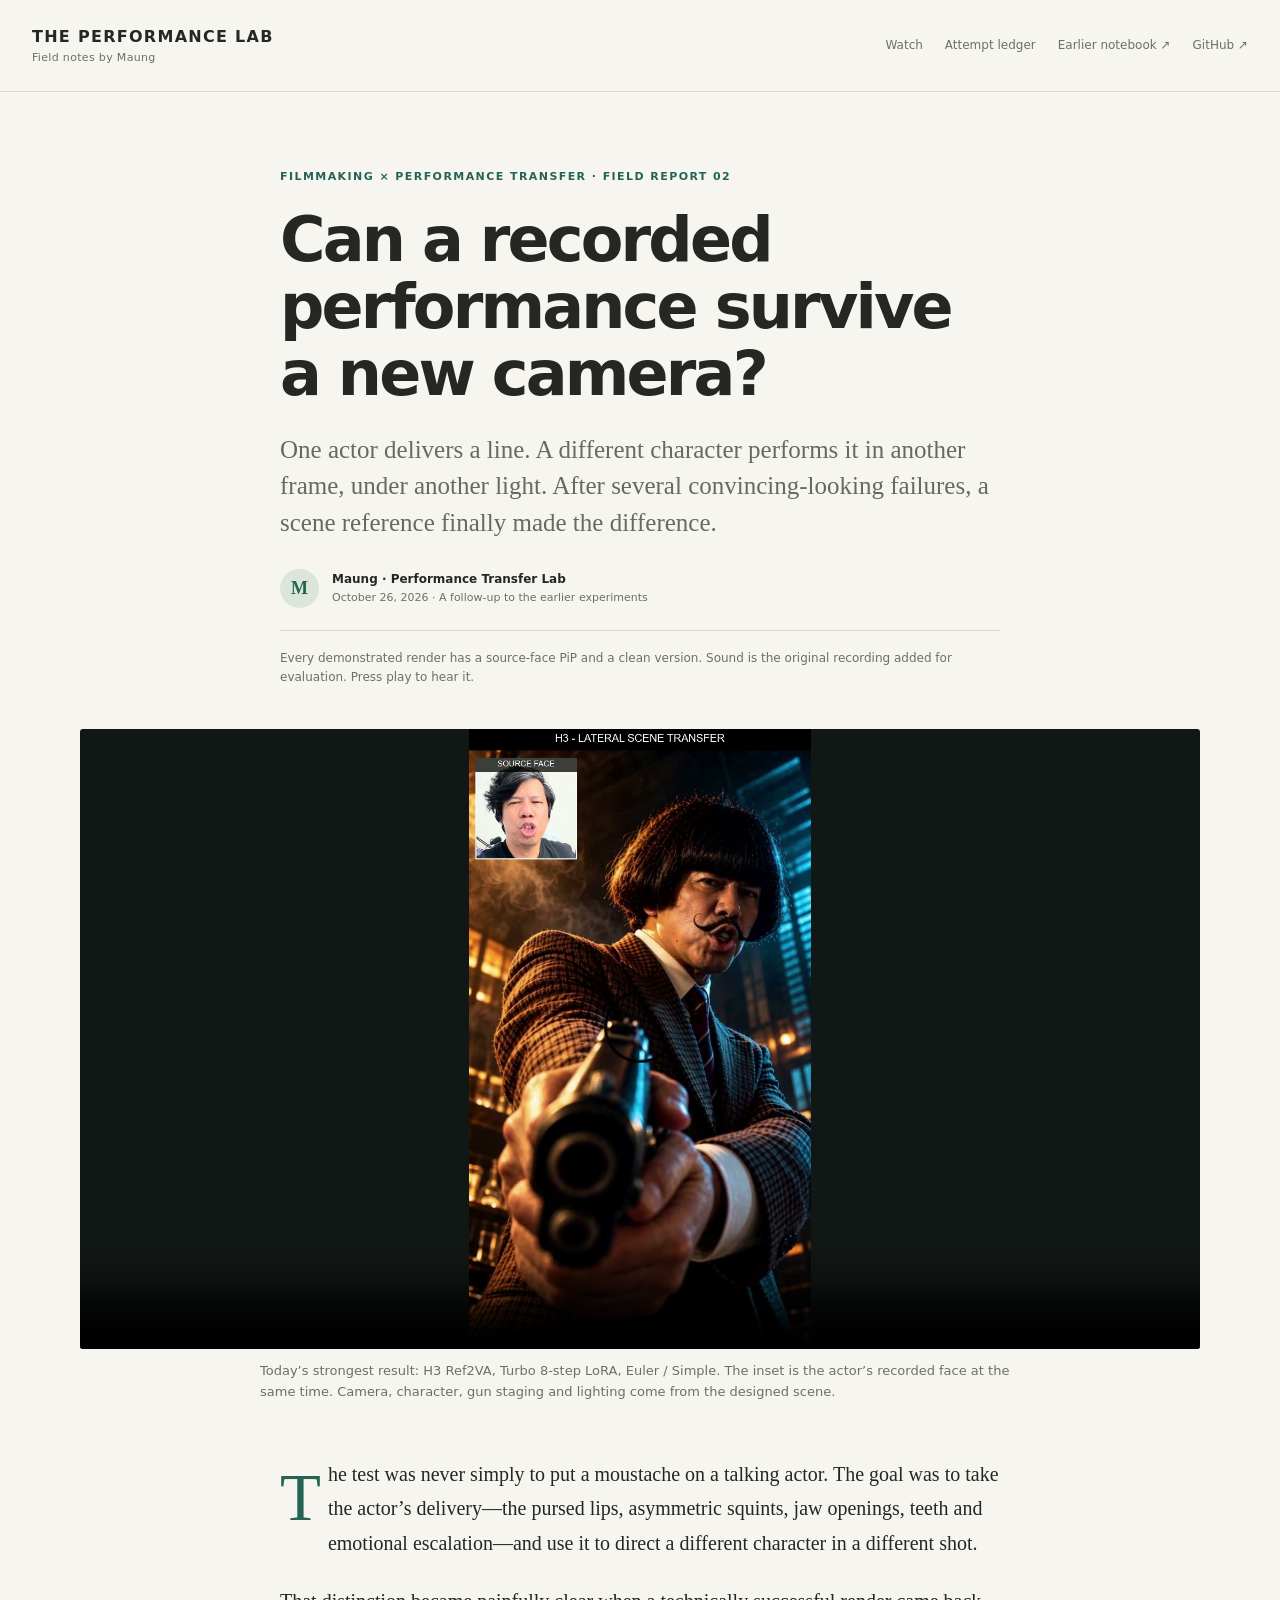
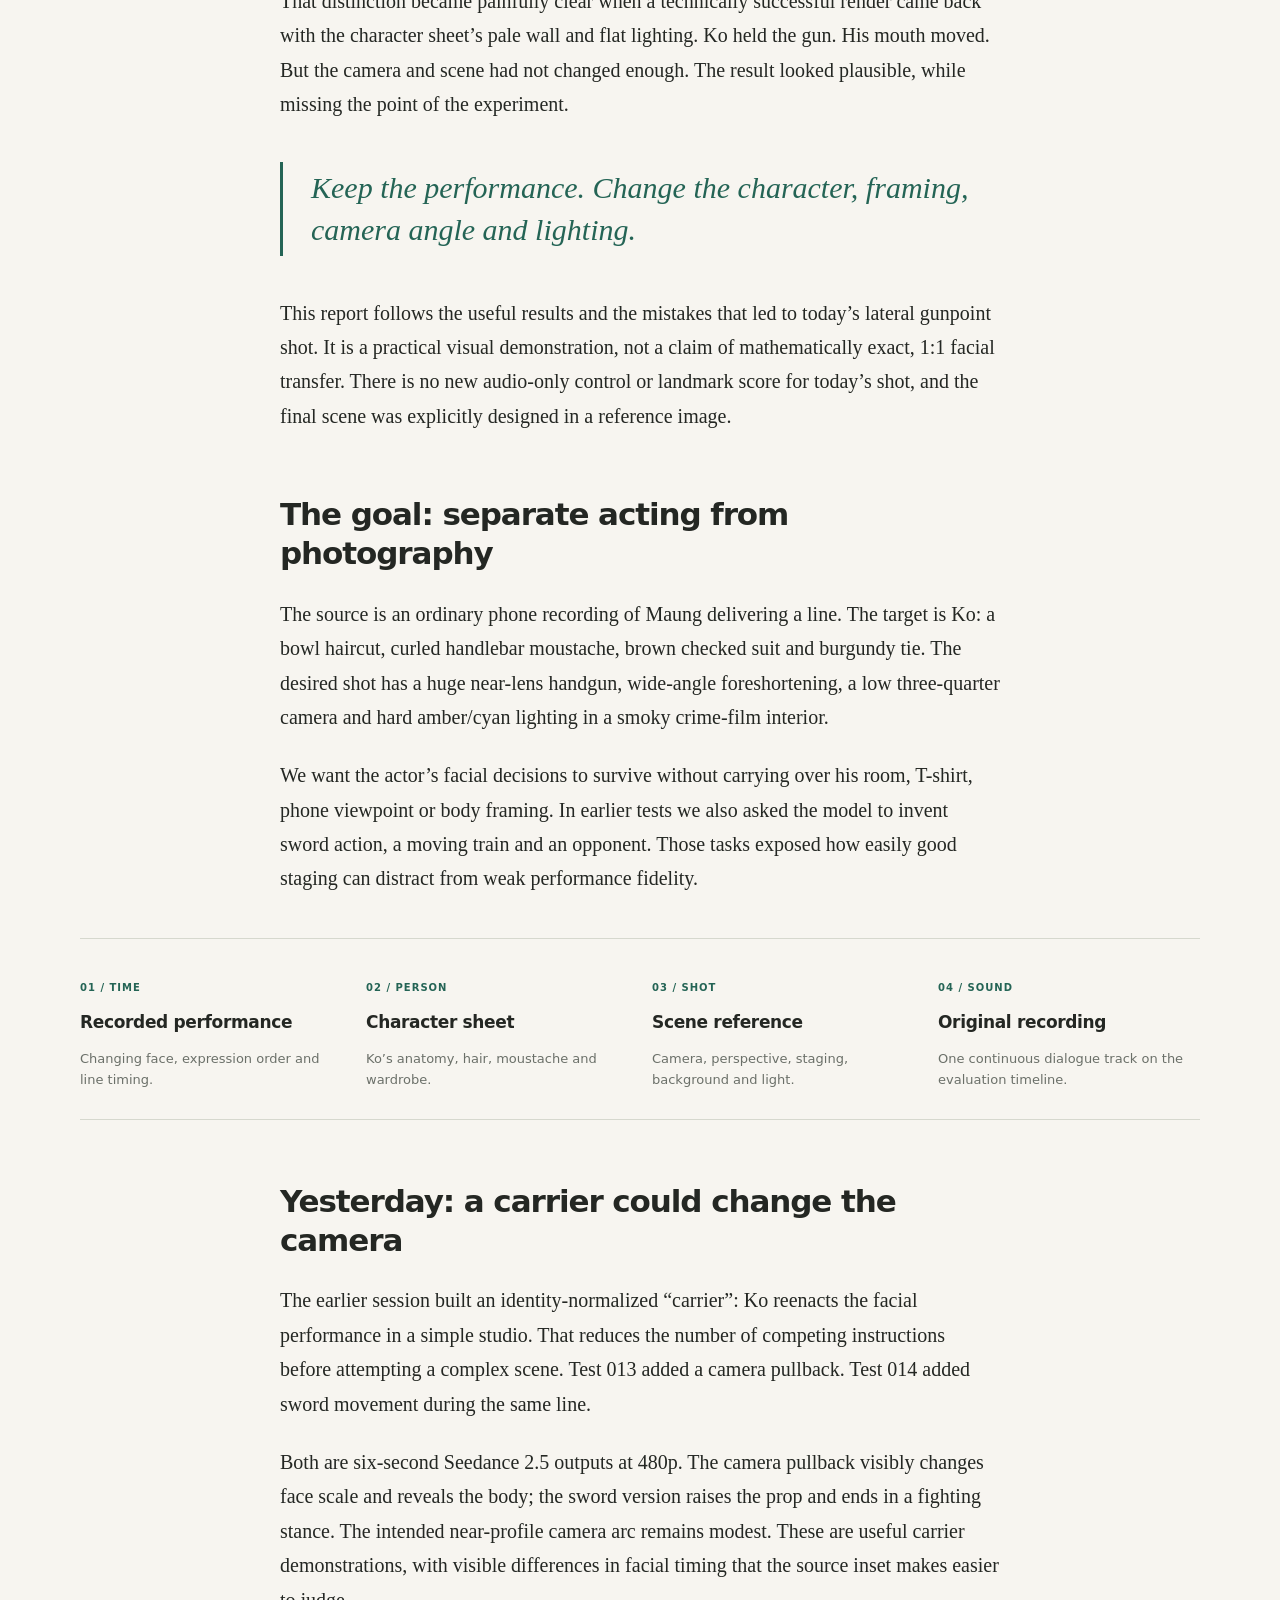
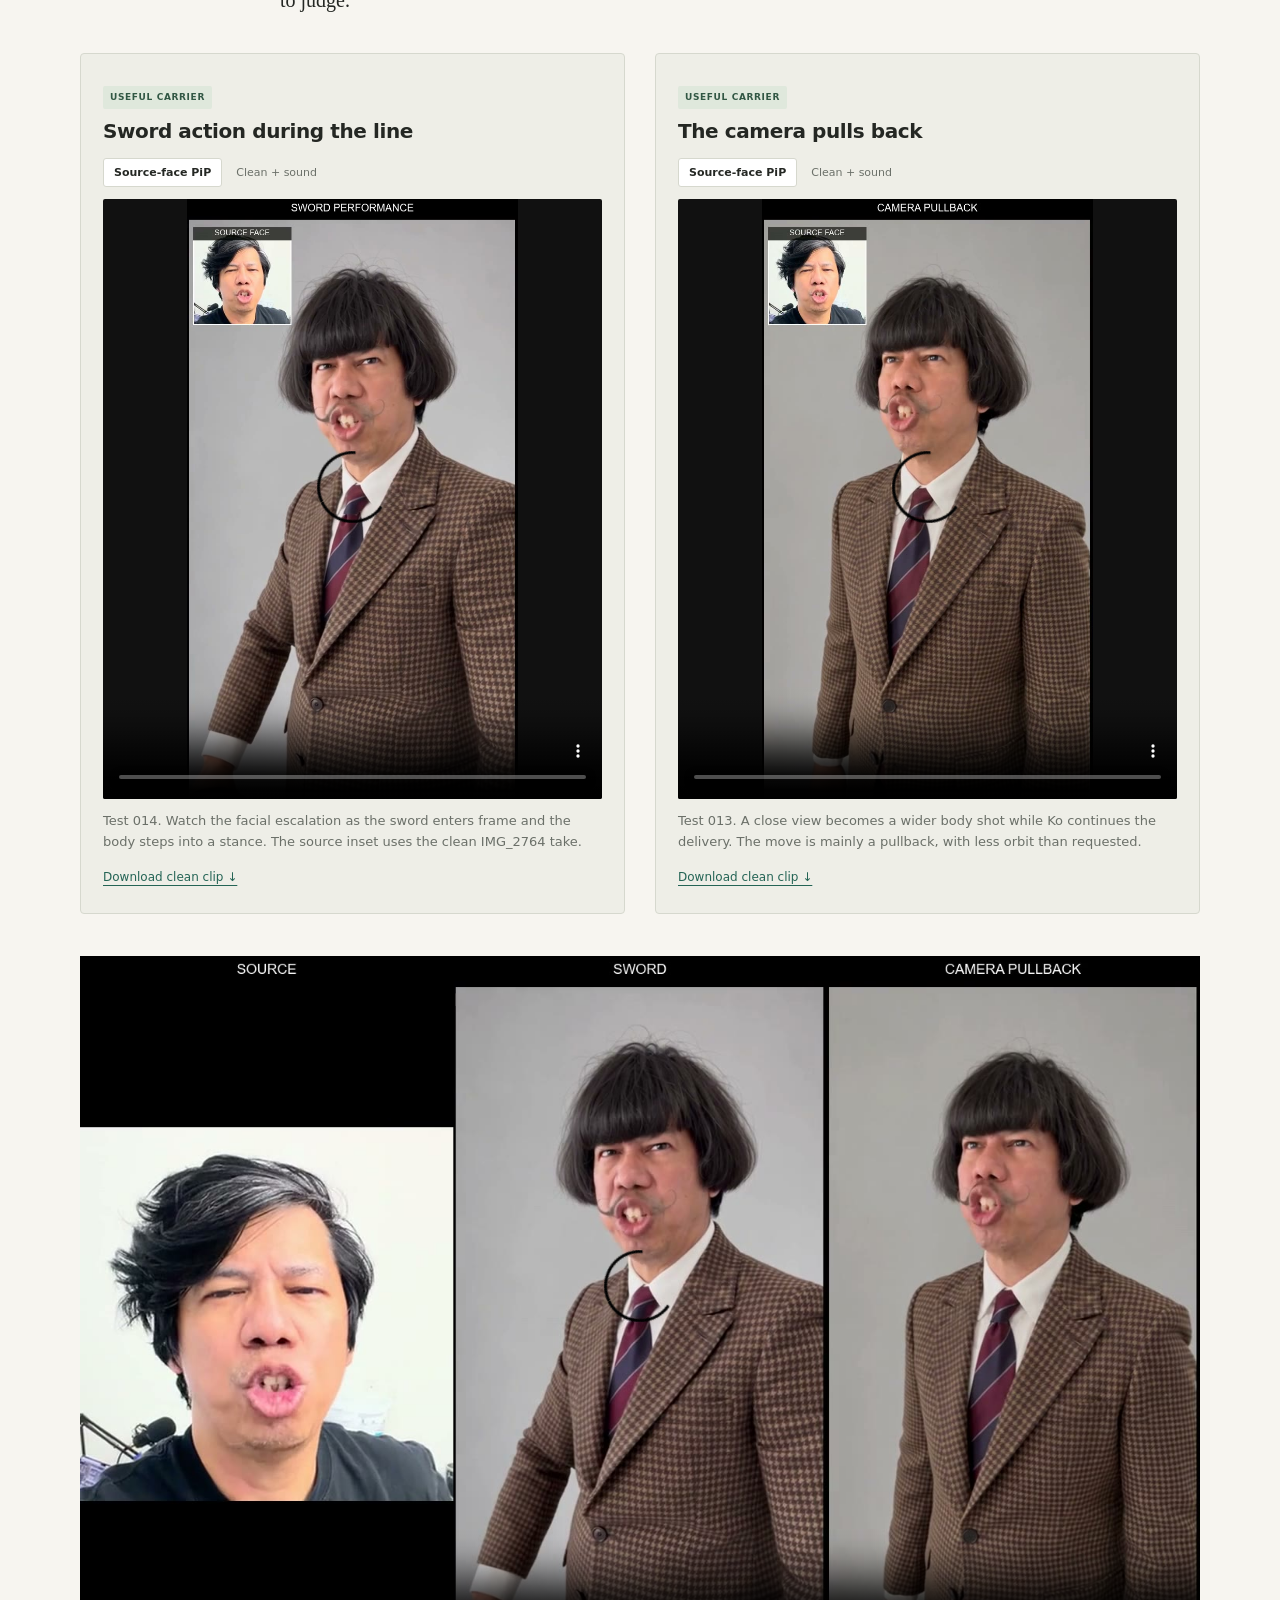
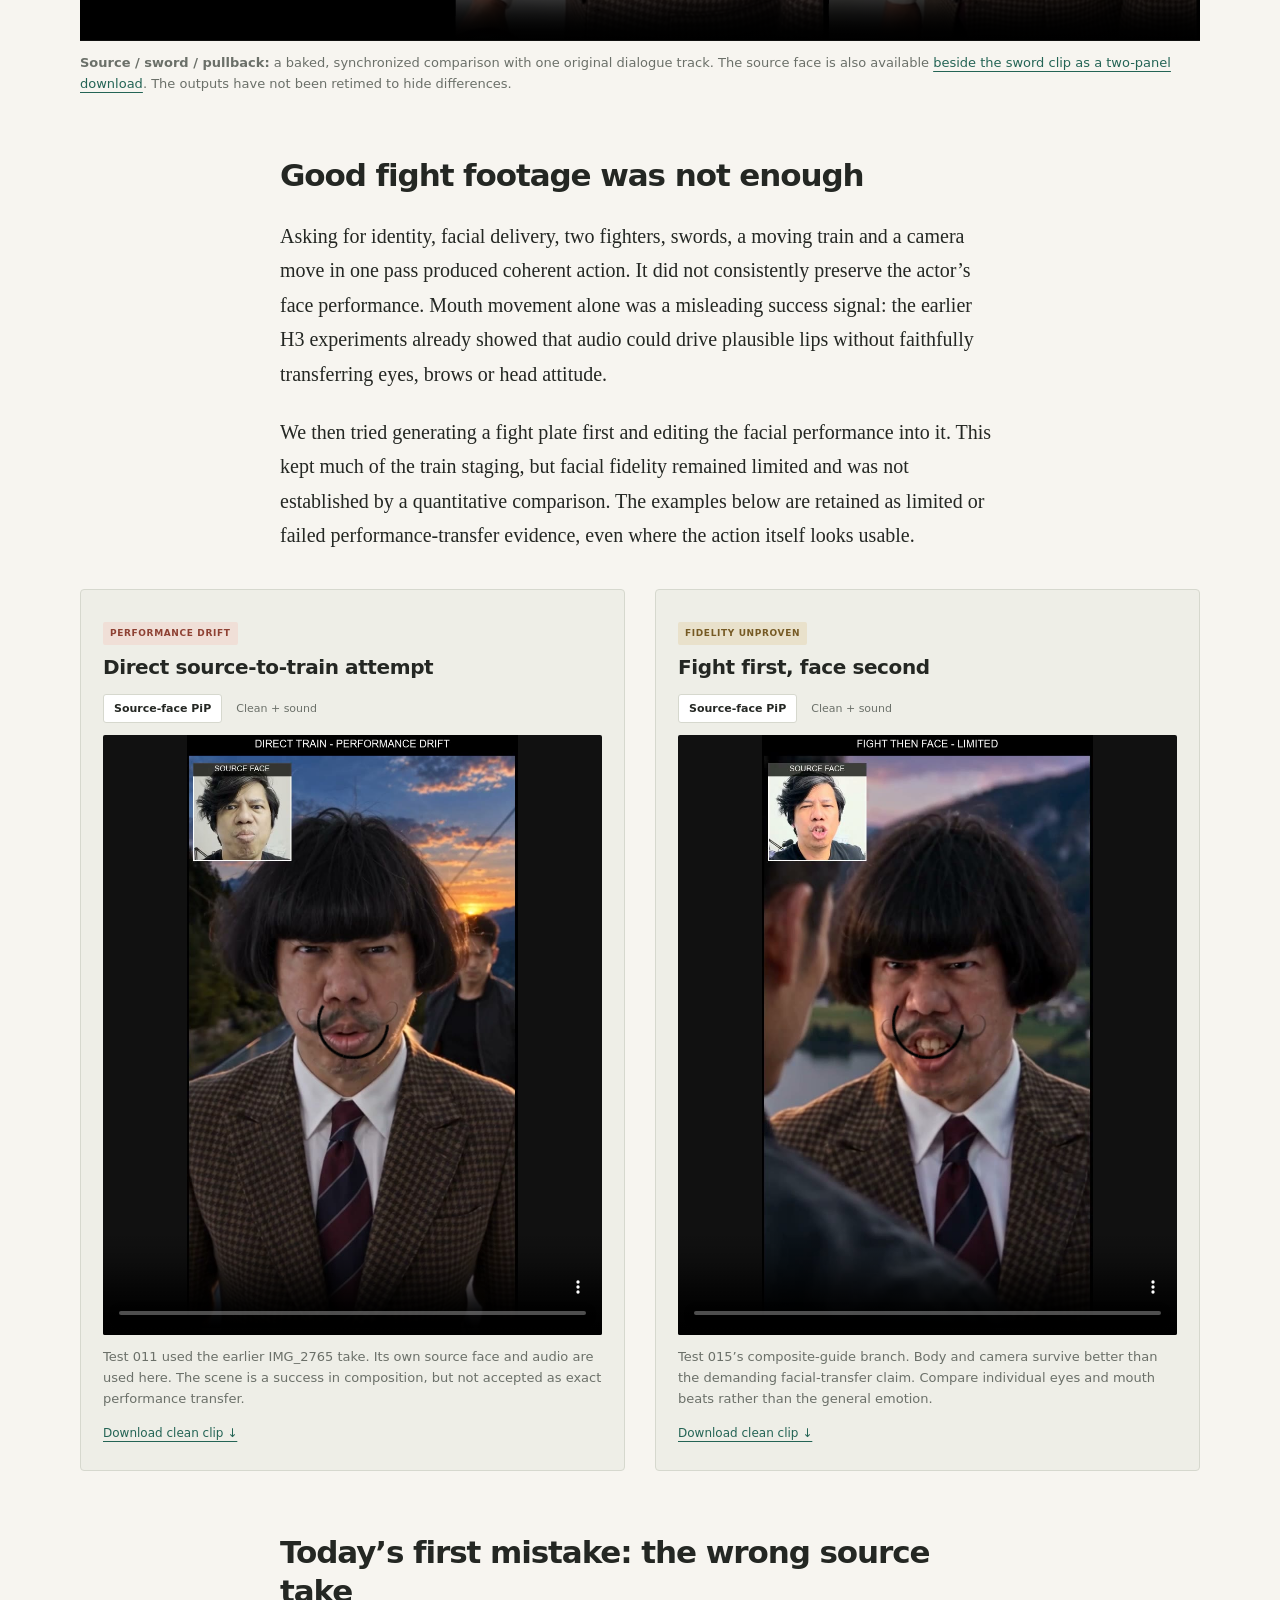
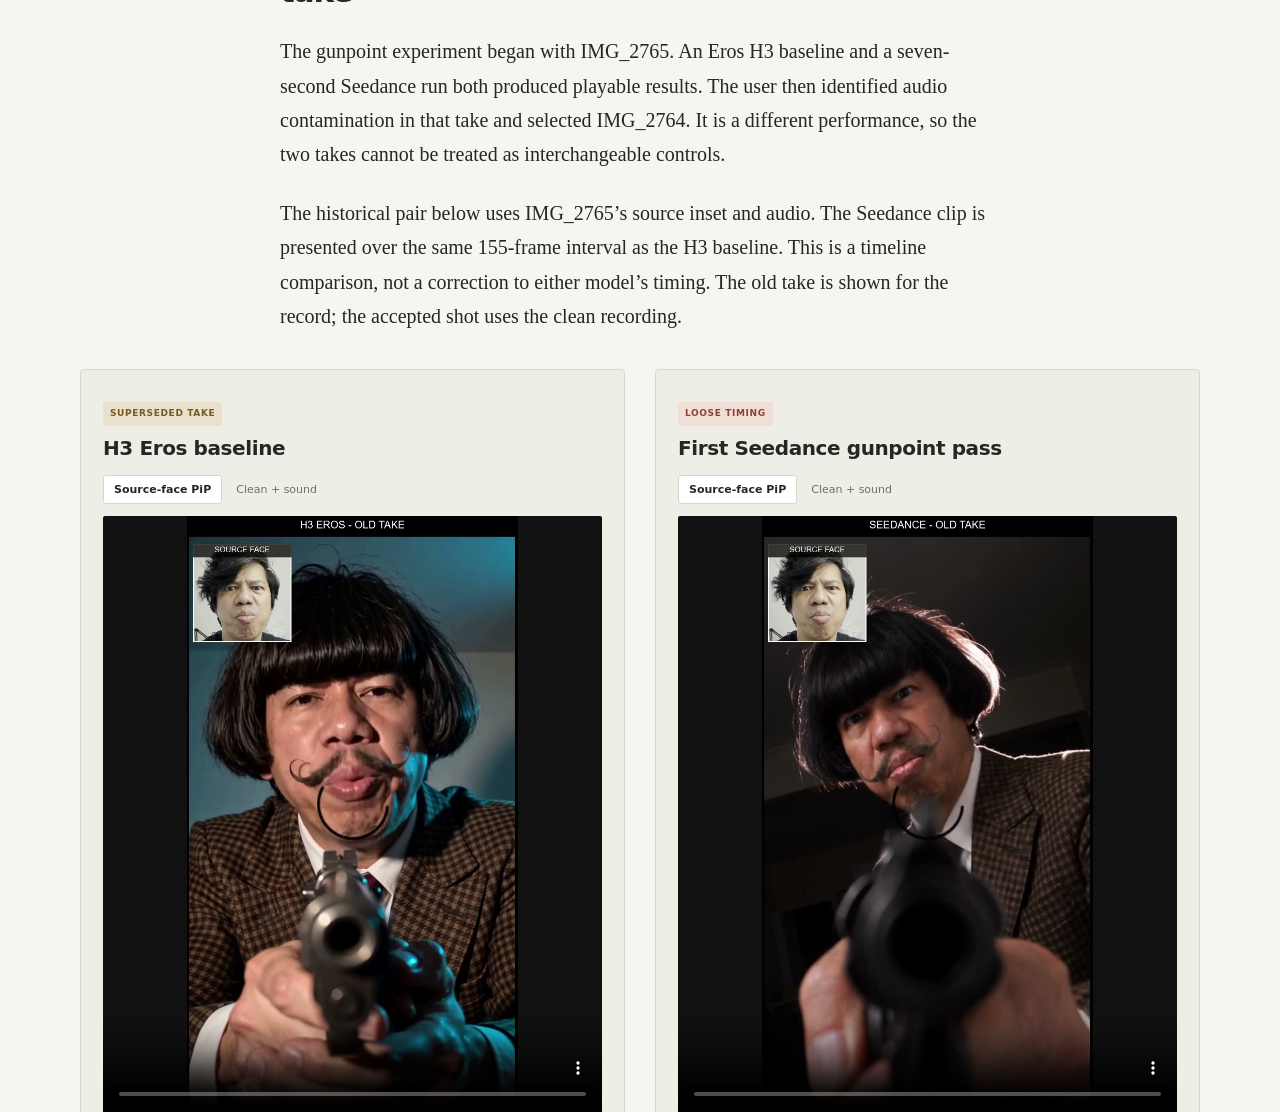
<file: index.html>
<!doctype html>
<html lang="en"><head><meta charset="utf-8"><meta name="viewport" content="width=device-width, initial-scale=1"><meta http-equiv="refresh" content="0; url=oct26.html"><link rel="canonical" href="https://mexxmillion.github.io/h3-retargeting-lab-pages/oct26.html"><title>Performance Transfer Lab — October 26 field report</title></head><body><p><a href="oct26.html">Read the illustrated performance-transfer article</a></p><p><a href="earlier-notebook.html">Read the earlier visual notebook</a></p></body></html>
</file>
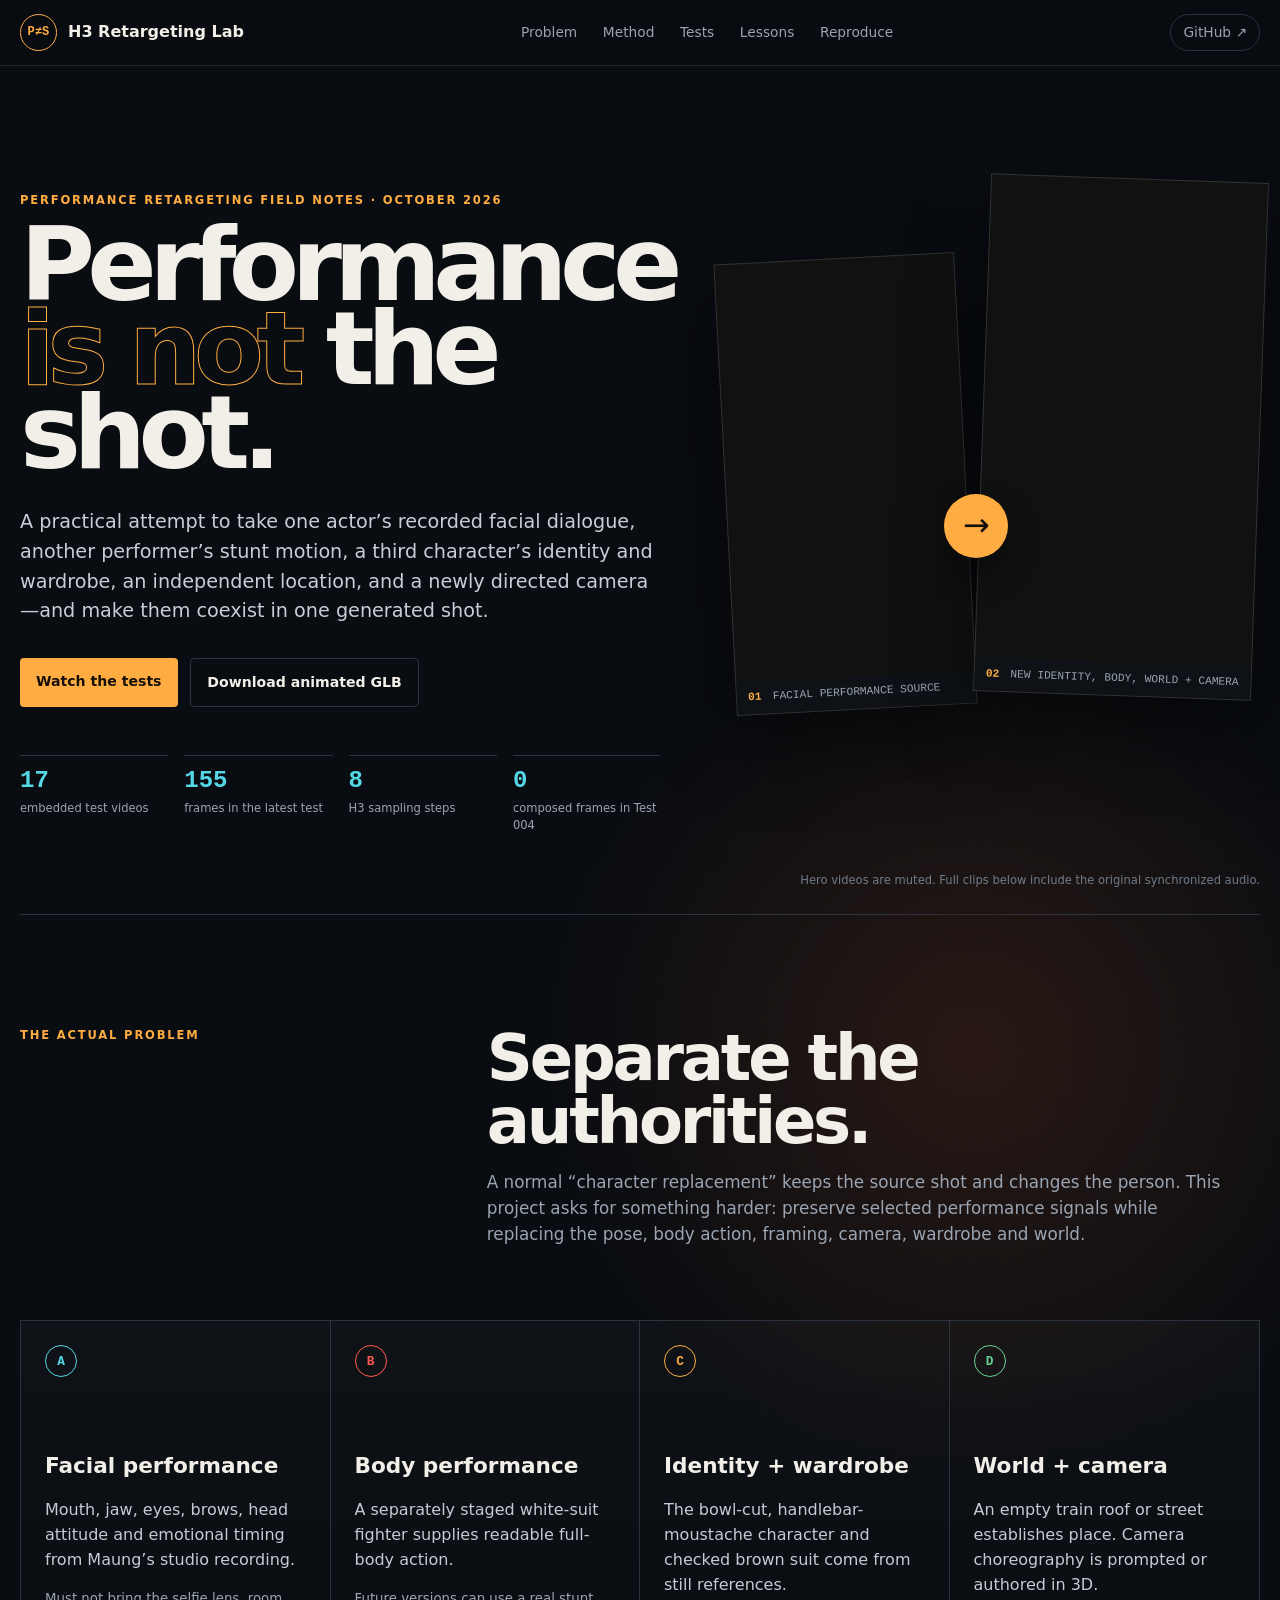
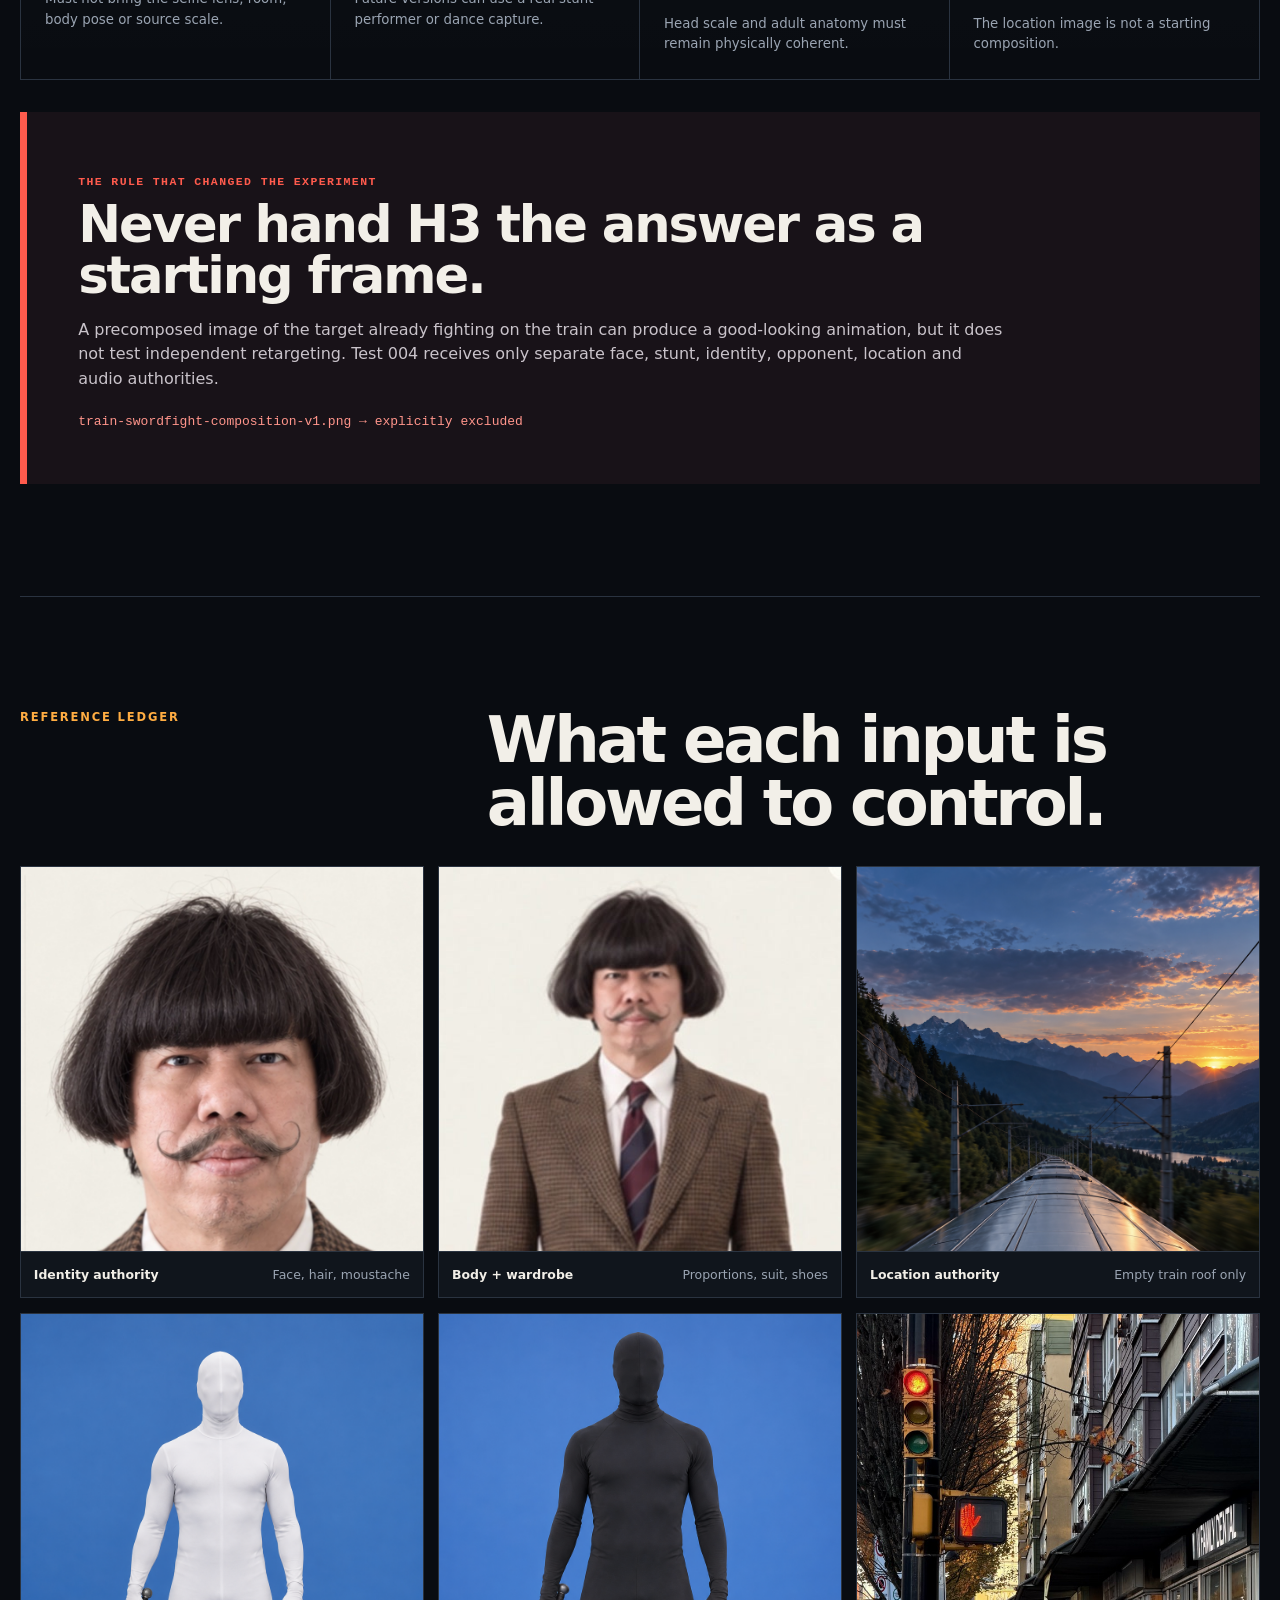
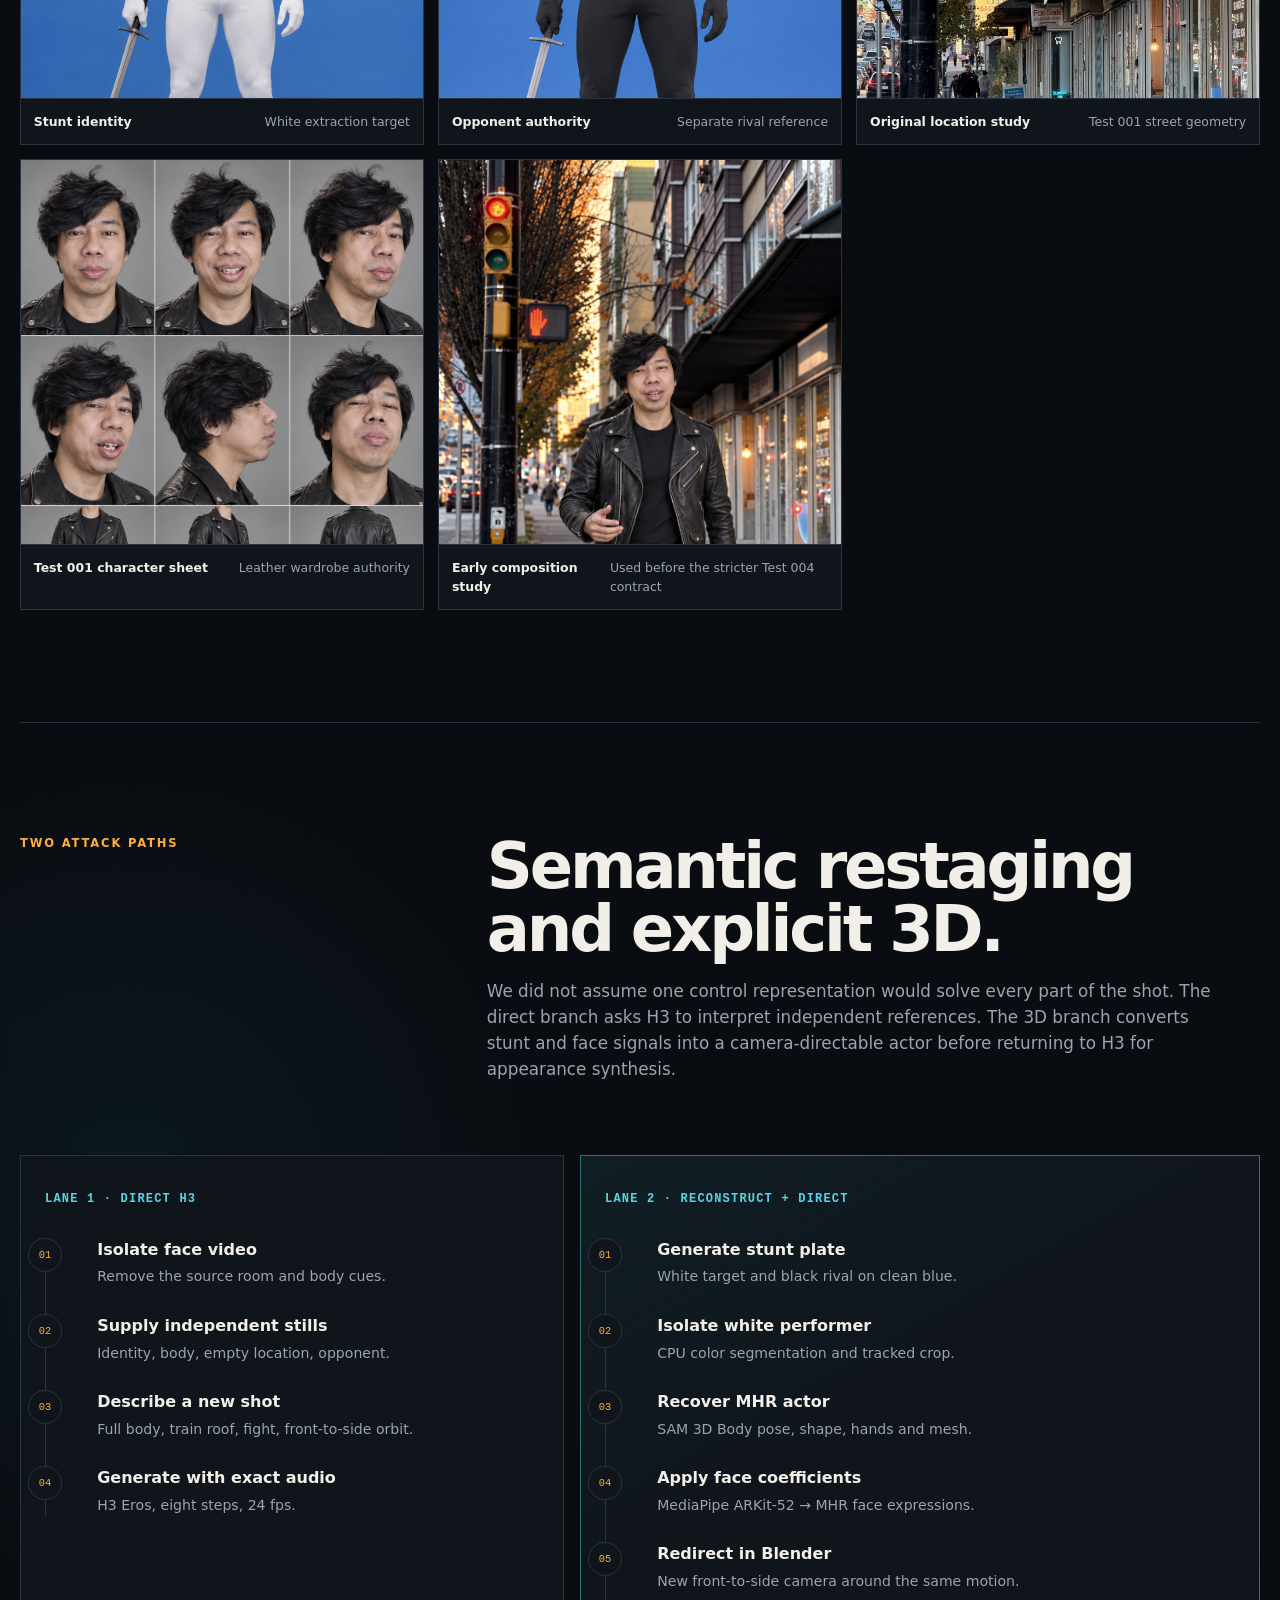
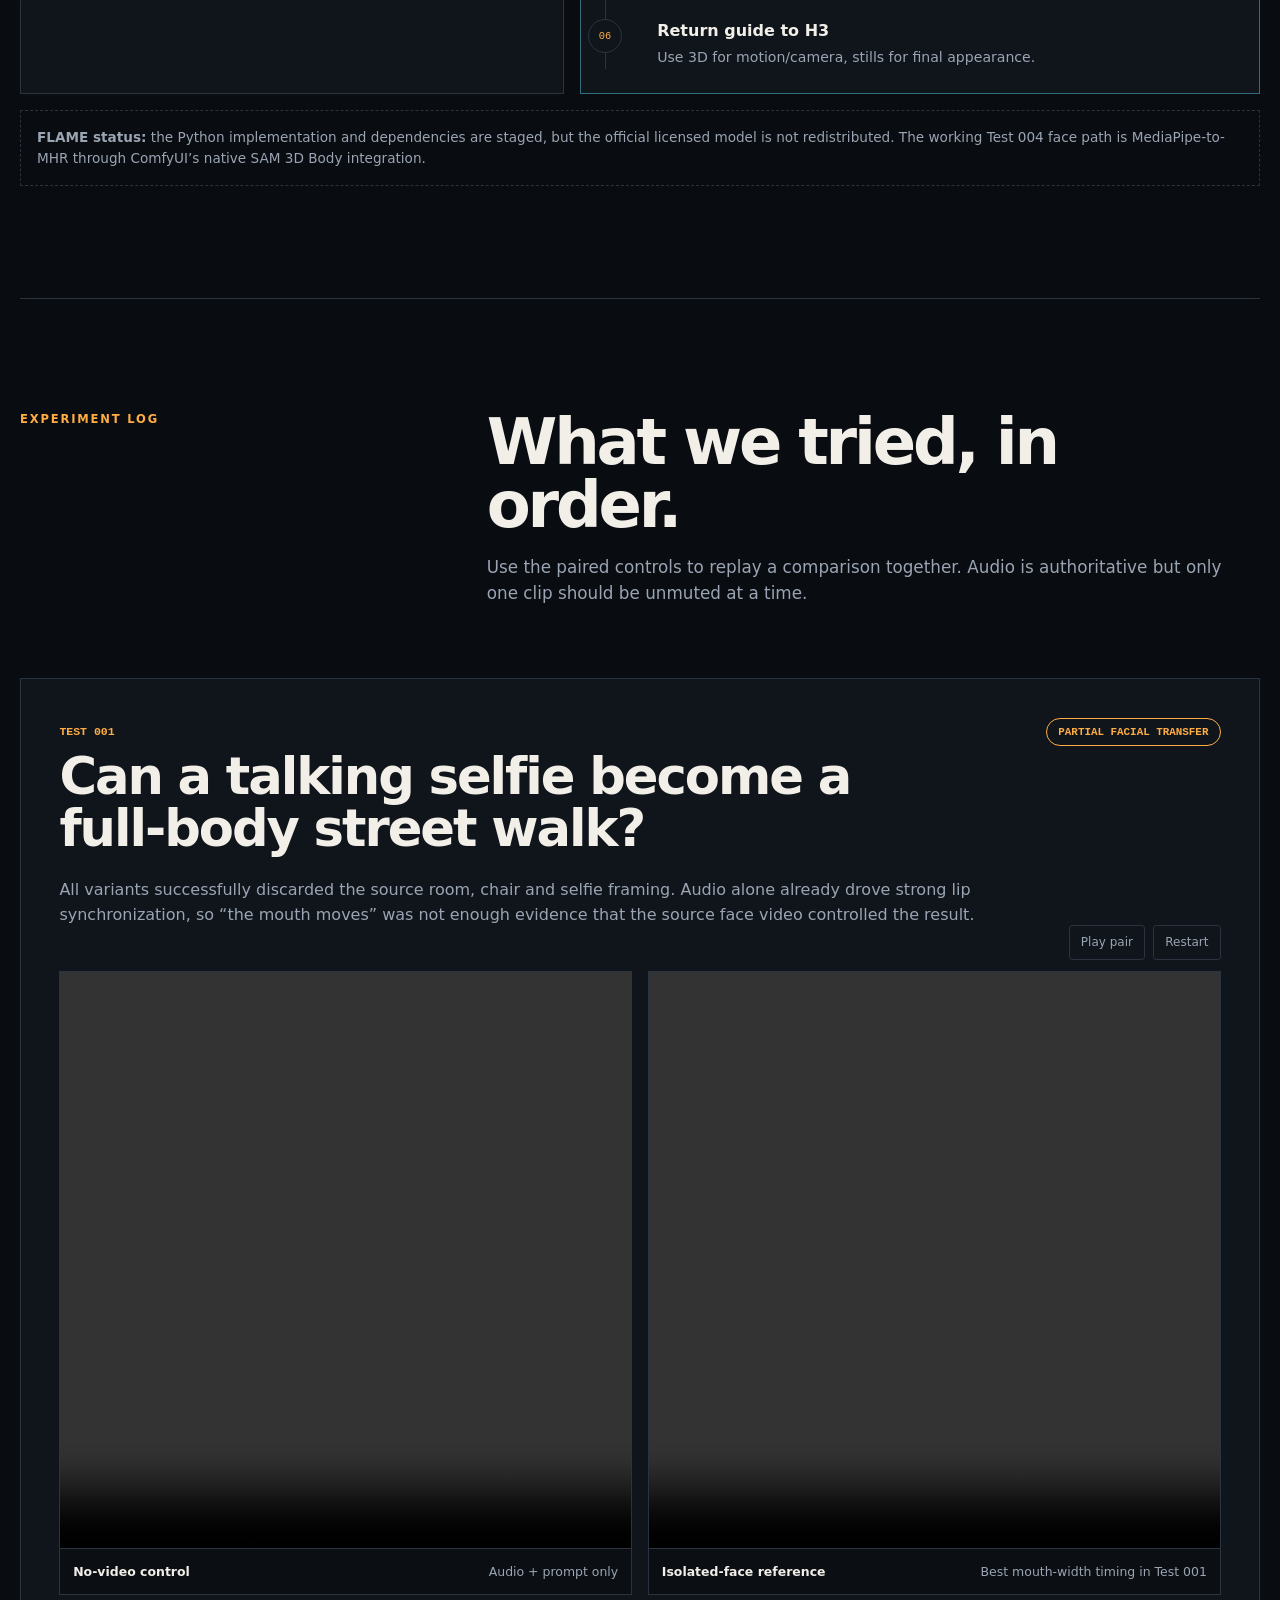
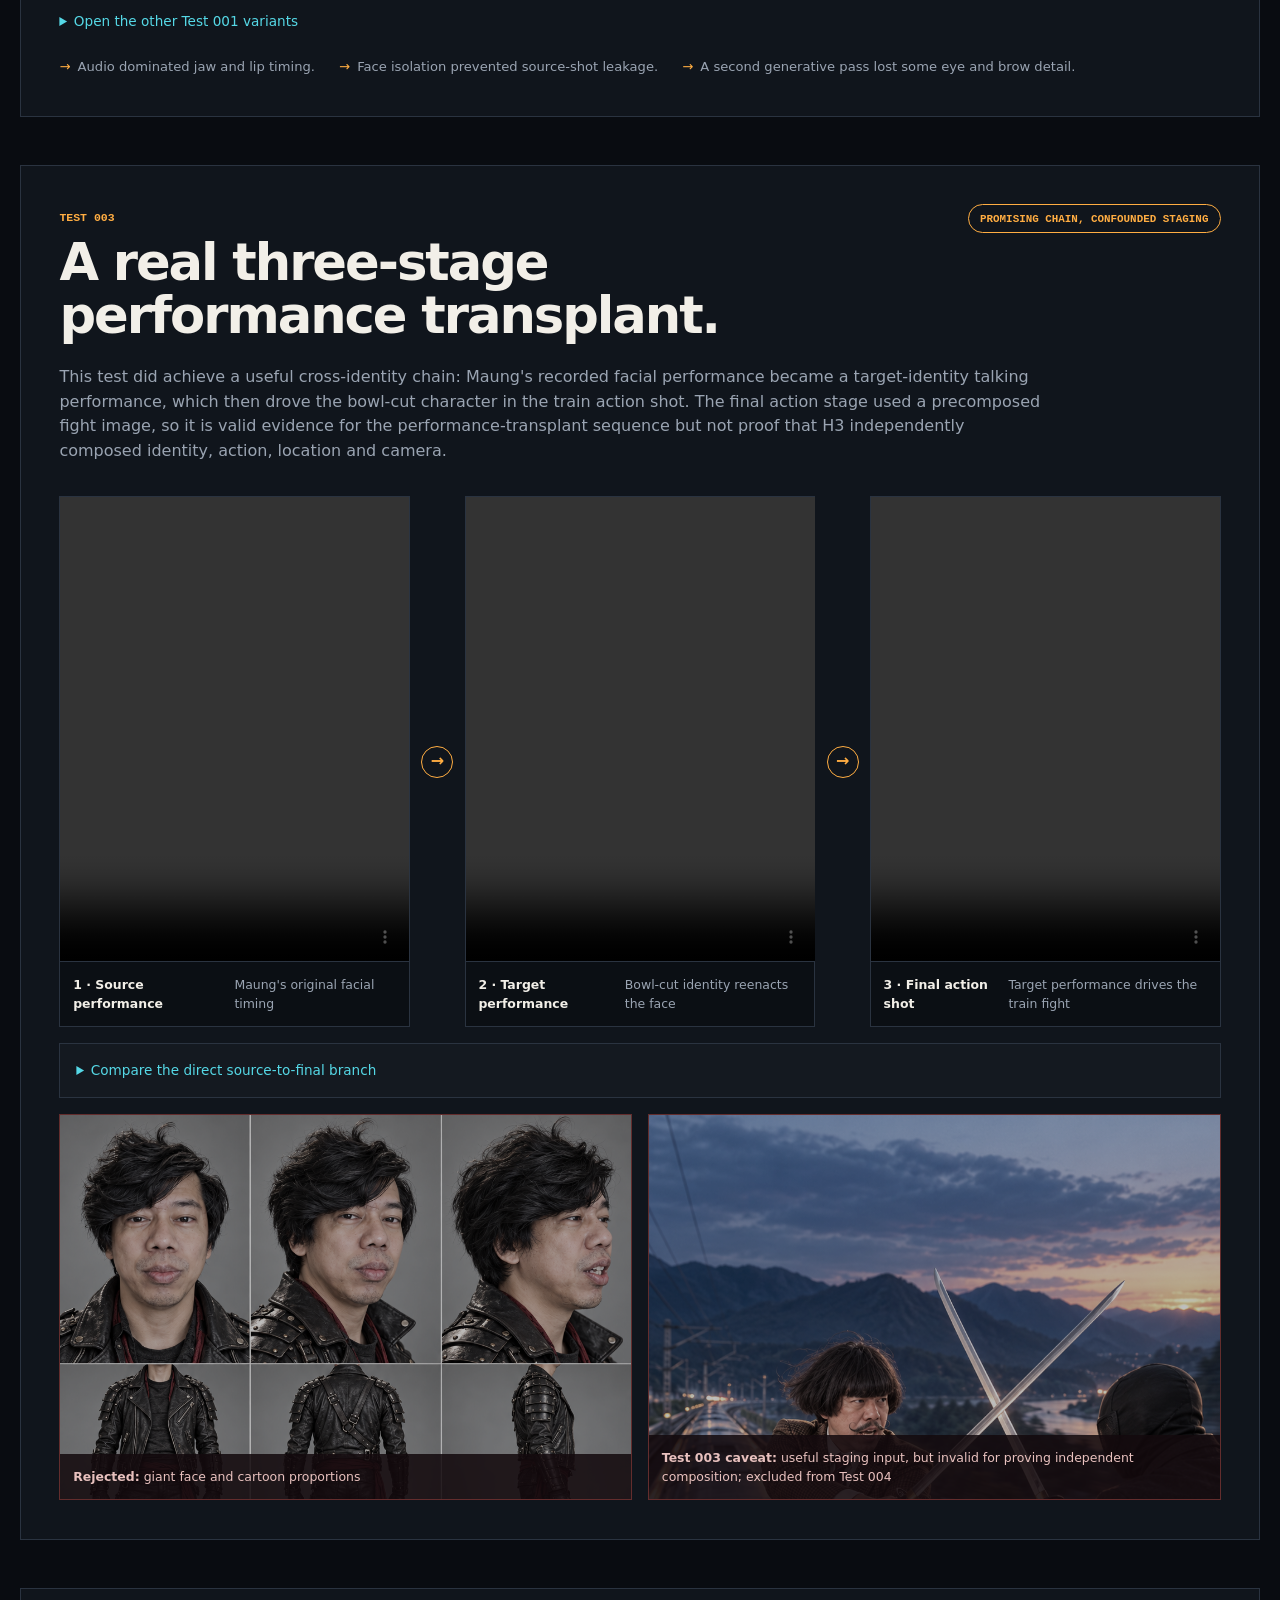
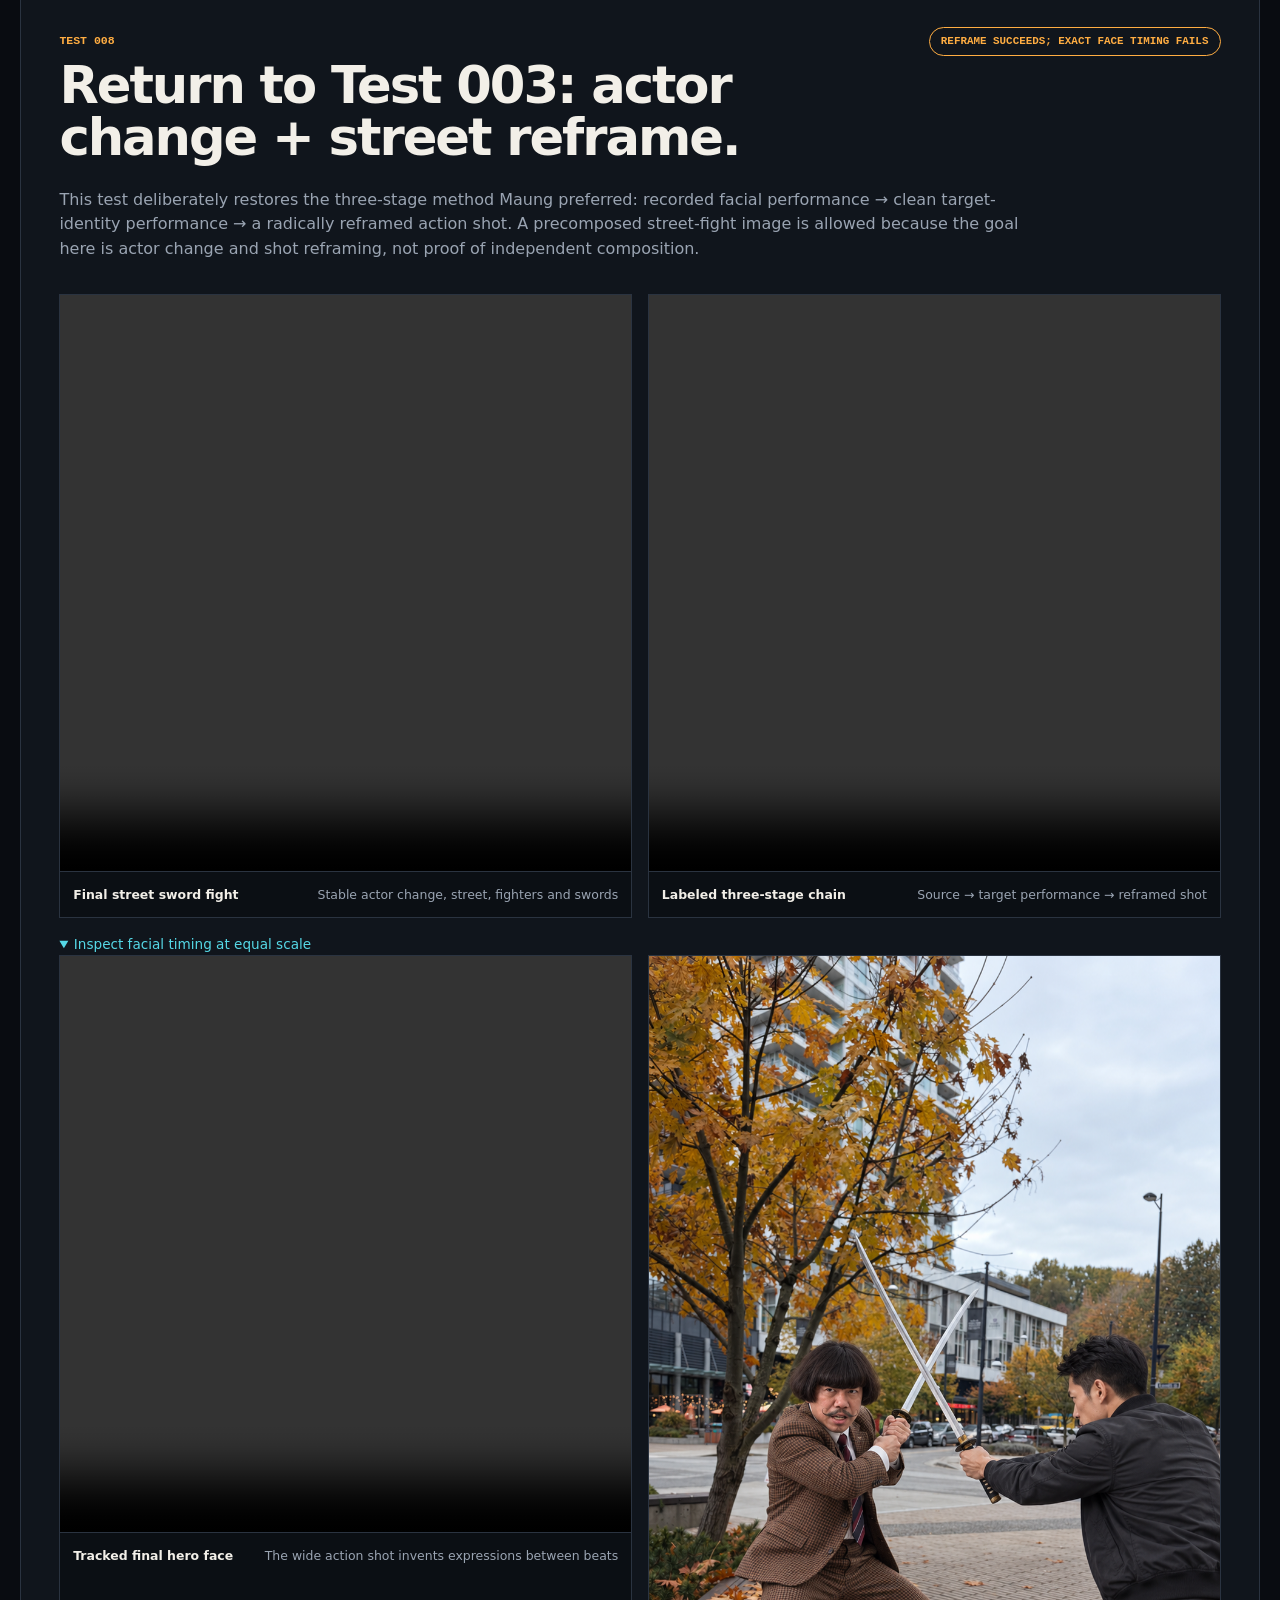
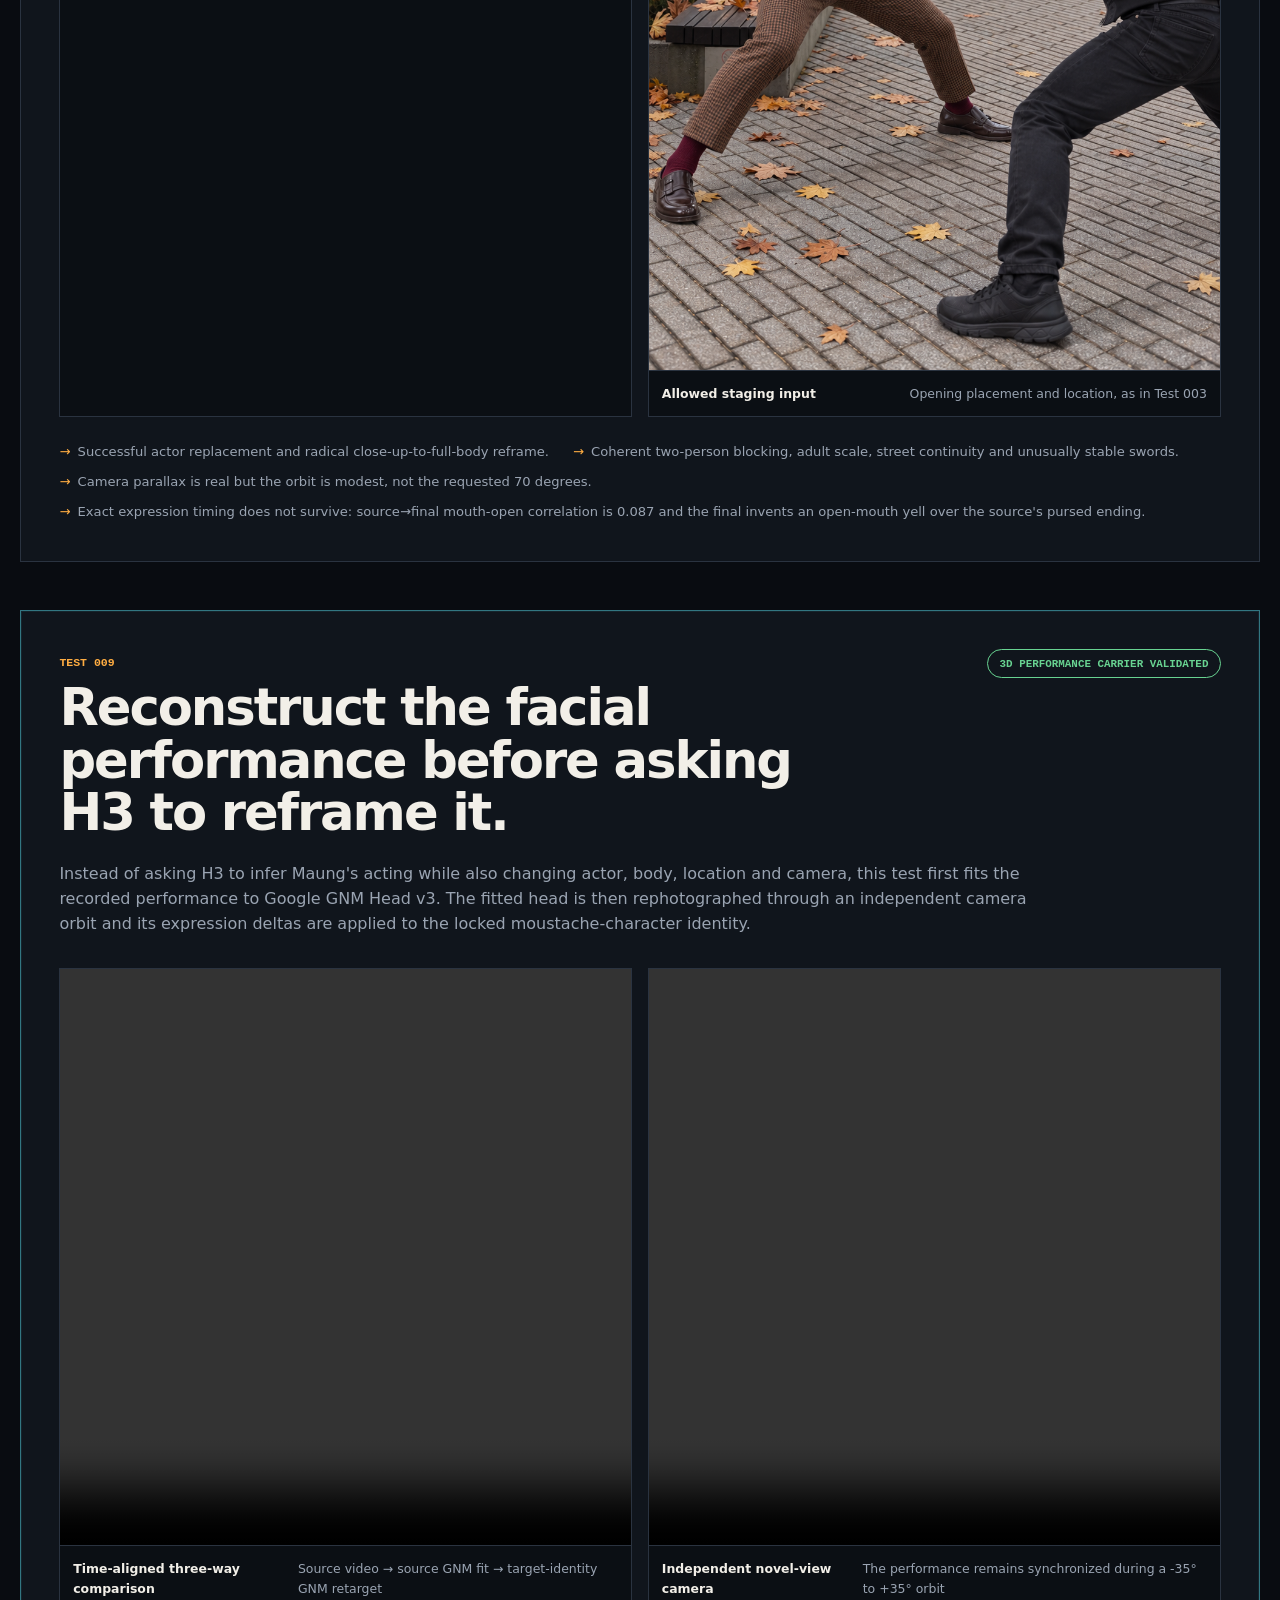
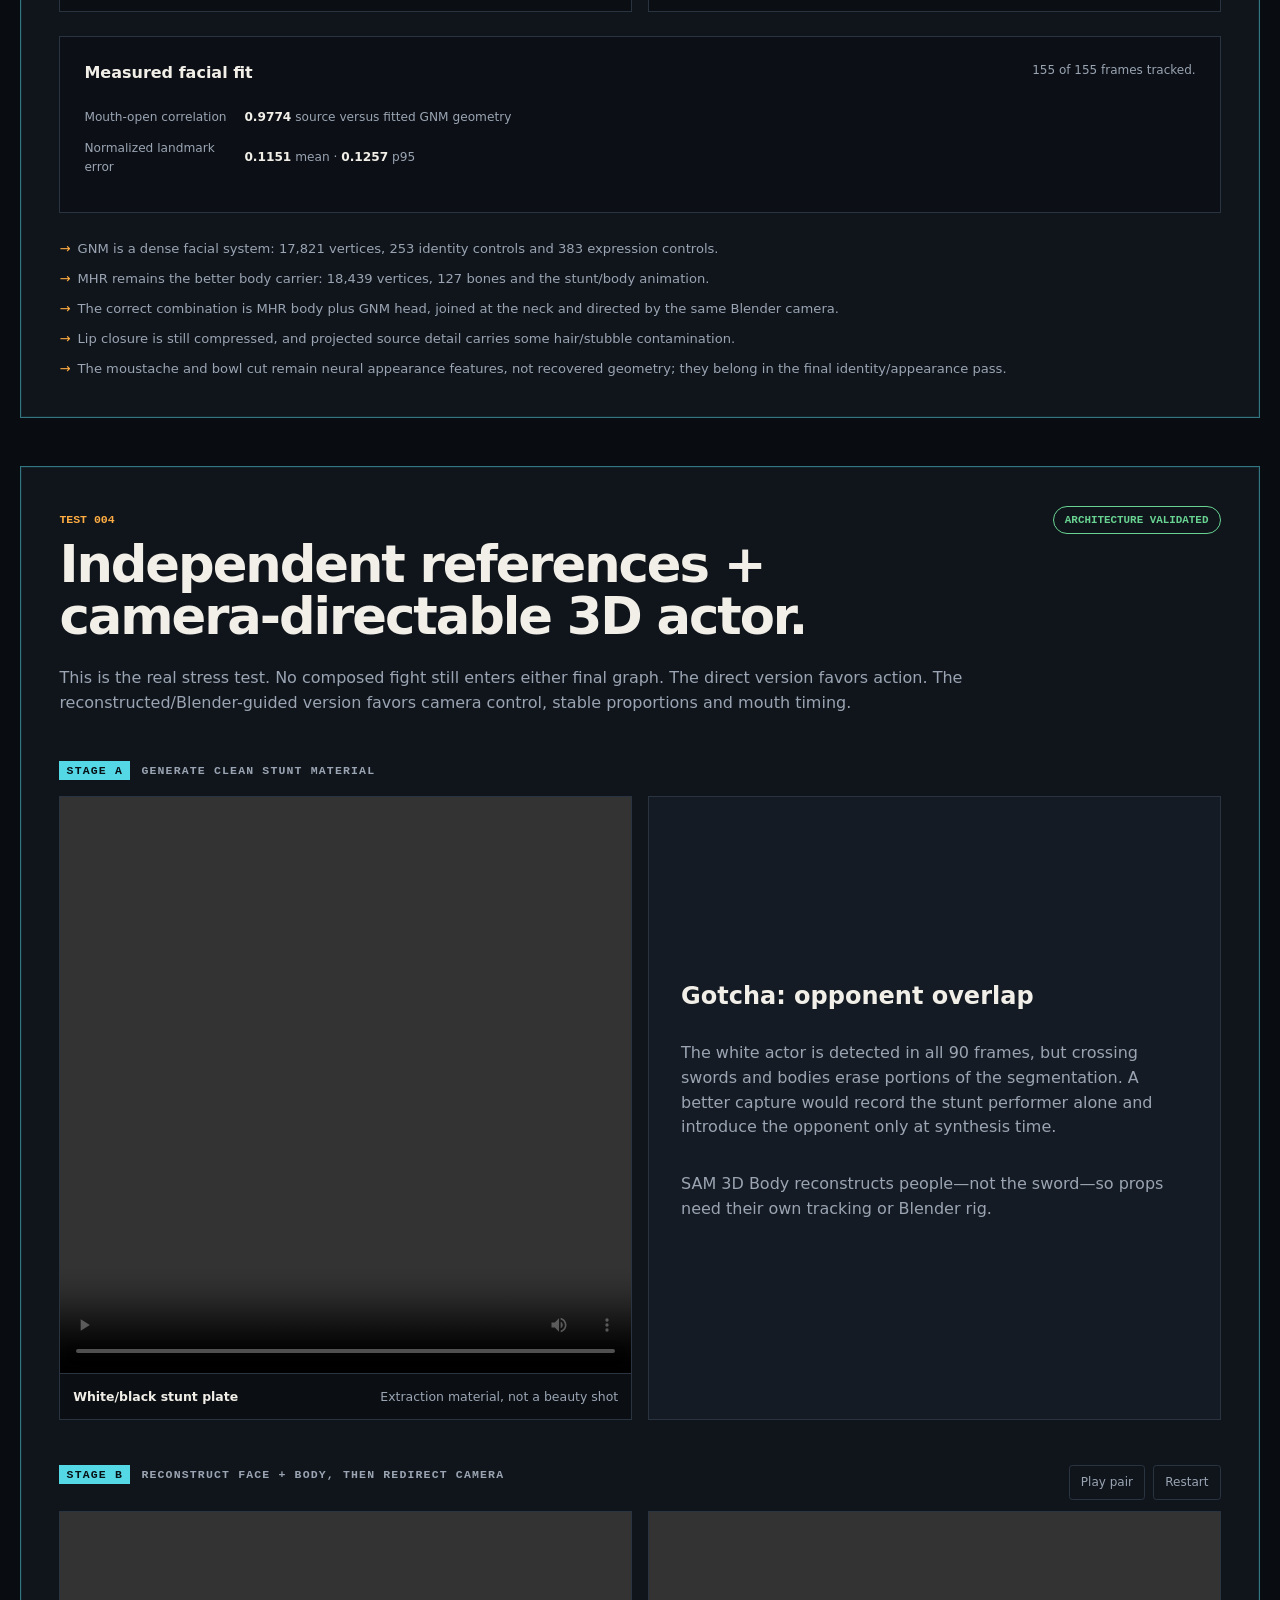
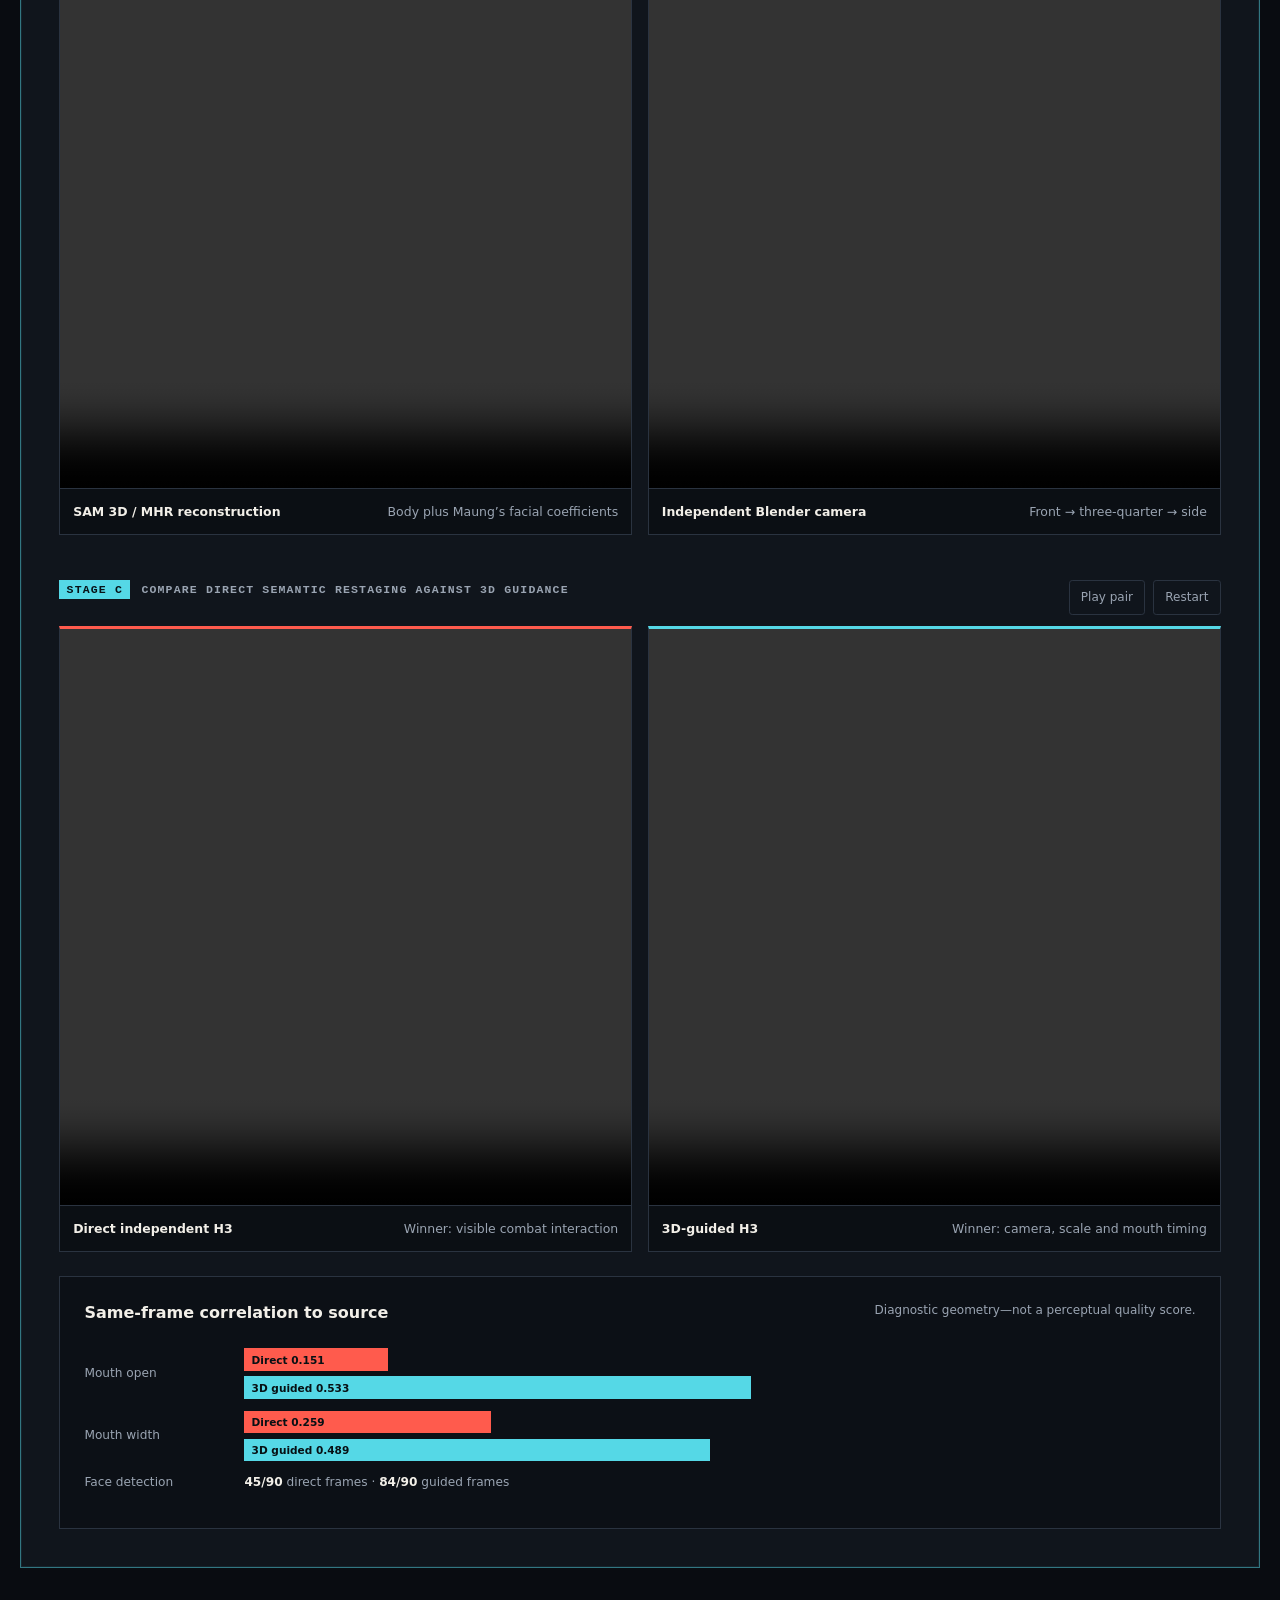
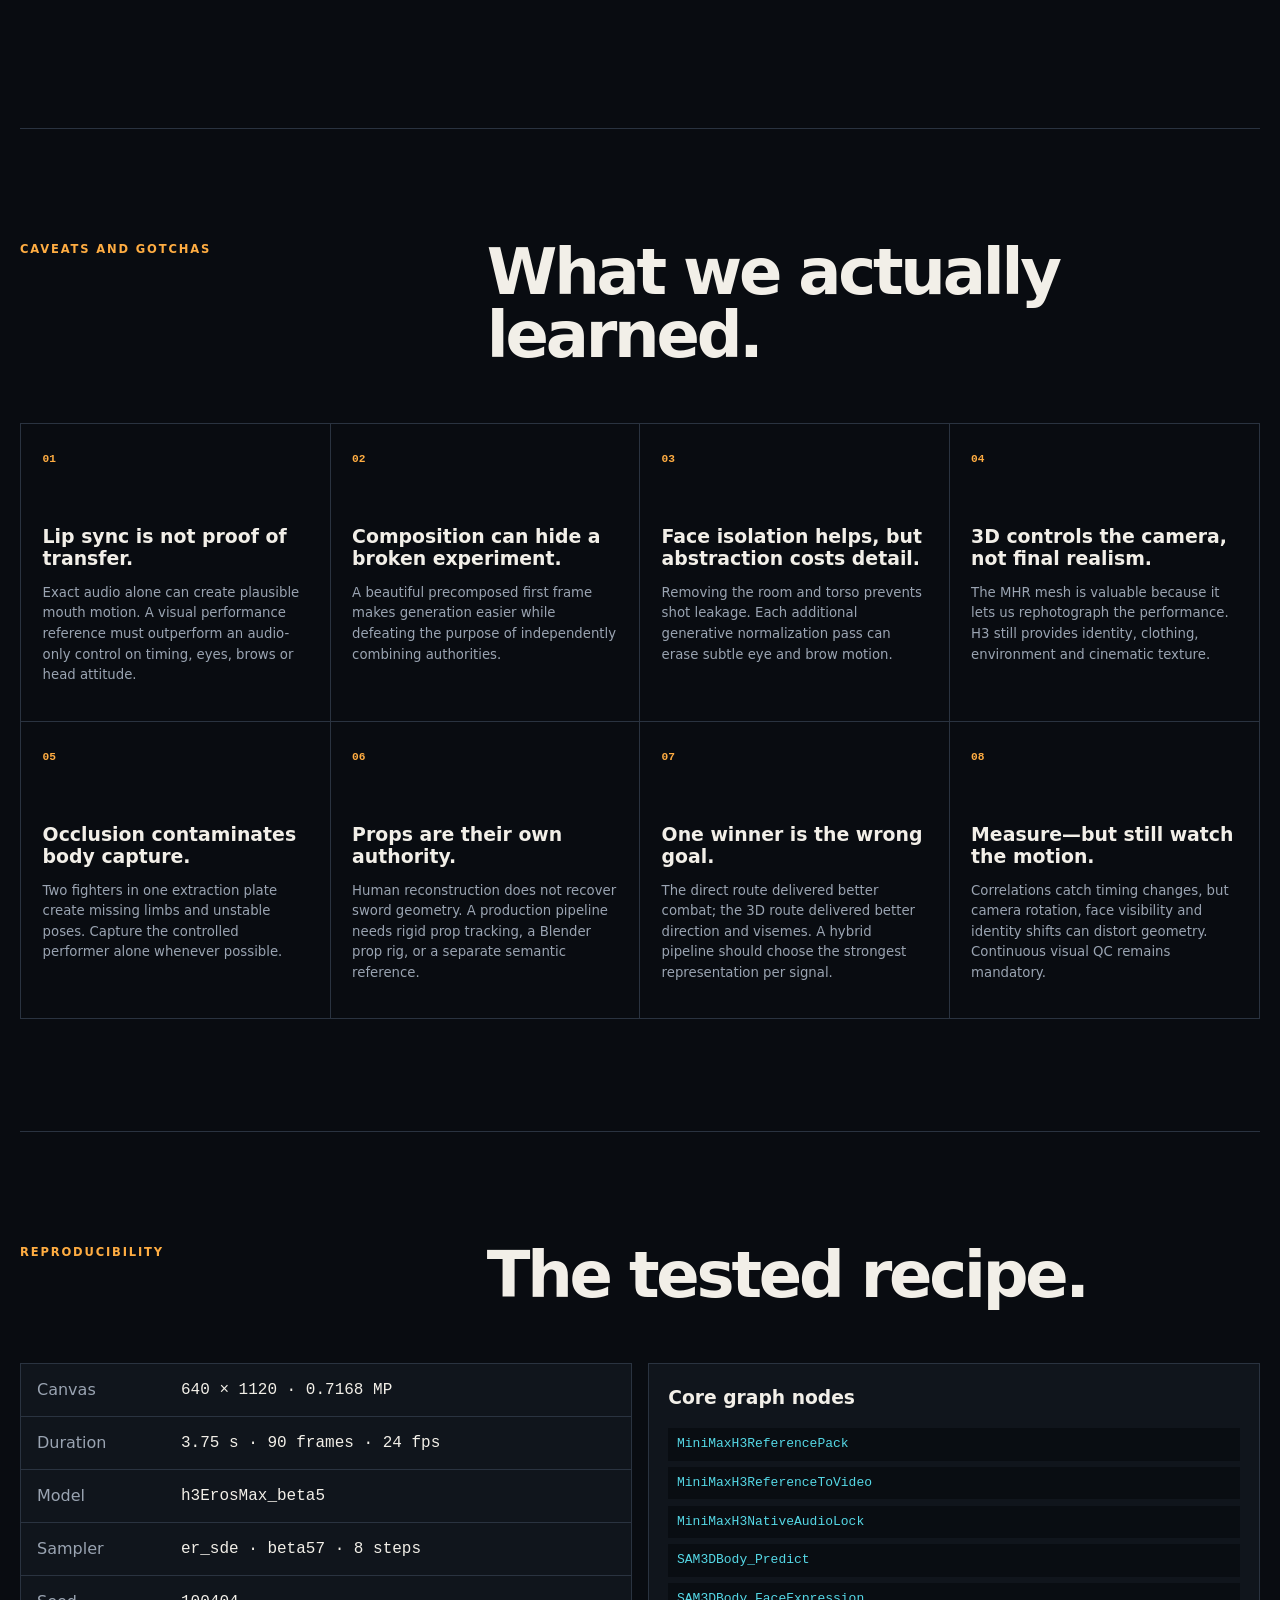
<file: earlier-notebook.html>
<!doctype html>
<html lang="en">
<head>
  <meta charset="utf-8">
  <meta name="viewport" content="width=device-width, initial-scale=1">
  <meta name="theme-color" content="#0a0d12">
  <meta name="description" content="A practical lab notebook on retargeting facial dialogue, stunt motion, identity, wardrobe, environment and camera into a new MiniMax H3 shot.">
  <title>Performance ≠ Shot — H3 Retargeting Lab</title>
  <link rel="stylesheet" href="styles.css">
</head>
<body>
  <a class="skip-link" href="#main">Skip to report</a>

  <header class="site-header">
    <a class="brand" href="#top" aria-label="Performance Retargeting Lab home">
      <span class="brand-mark">P≠S</span>
      <span>H3 Retargeting Lab</span>
    </a>
    <nav aria-label="Report sections">
      <a href="#problem">Problem</a>
      <a href="#method">Method</a>
      <a href="#tests">Tests</a>
      <a href="#lessons">Lessons</a>
      <a href="#reproduce">Reproduce</a>
    </nav>
    <a class="repo-link" href="https://github.com/mexxmillion/h3-performance-transfer-lab">GitHub ↗</a>
  </header>

  <main id="main">
    <section class="hero" id="top">
      <div class="hero-copy">
        <p class="eyebrow">Performance retargeting field notes · October 2026</p>
        <h1>Performance <span>is not</span> the shot.</h1>
        <p class="dek">A practical attempt to take one actor’s recorded facial dialogue, another performer’s stunt motion, a third character’s identity and wardrobe, an independent location, and a newly directed camera—and make them coexist in one generated shot.</p>
        <div class="hero-actions">
          <a class="button primary" href="#tests">Watch the tests</a>
          <a class="button ghost" href="assets/files/test-004-animated-mhr.glb" download>Download animated GLB</a>
        </div>
        <dl class="hero-stats">
          <div><dt>17</dt><dd>embedded test videos</dd></div>
          <div><dt>155</dt><dd>frames in the latest test</dd></div>
          <div><dt>8</dt><dd>H3 sampling steps</dd></div>
          <div><dt>0</dt><dd>composed frames in Test 004</dd></div>
        </dl>
      </div>
      <div class="hero-media" aria-label="Source performance and final retargeted shot">
        <figure class="film-frame source-frame">
          <video src="assets/video/source-performance.mp4" muted loop autoplay playsinline preload="metadata"></video>
          <figcaption><b>01</b> Facial performance source</figcaption>
        </figure>
        <div class="transfer-arrow" aria-hidden="true">→</div>
        <figure class="film-frame result-frame">
          <video src="assets/video/t004-final-guided.mp4" muted loop autoplay playsinline preload="metadata"></video>
          <figcaption><b>02</b> New identity, body, world + camera</figcaption>
        </figure>
      </div>
      <p class="sound-note">Hero videos are muted. Full clips below include the original synchronized audio.</p>
    </section>

    <section class="section" id="problem">
      <div class="section-heading">
        <p class="eyebrow">The actual problem</p>
        <h2>Separate the authorities.</h2>
        <p>A normal “character replacement” keeps the source shot and changes the person. This project asks for something harder: preserve selected performance signals while replacing the pose, body action, framing, camera, wardrobe and world.</p>
      </div>

      <div class="authority-grid">
        <article class="authority authority-face">
          <span class="authority-index">A</span>
          <h3>Facial performance</h3>
          <p>Mouth, jaw, eyes, brows, head attitude and emotional timing from Maung’s studio recording.</p>
          <small>Must not bring the selfie lens, room, body pose or source scale.</small>
        </article>
        <article class="authority authority-stunt">
          <span class="authority-index">B</span>
          <h3>Body performance</h3>
          <p>A separately staged white-suit fighter supplies readable full-body action.</p>
          <small>Future versions can use a real stunt performer or dance capture.</small>
        </article>
        <article class="authority authority-identity">
          <span class="authority-index">C</span>
          <h3>Identity + wardrobe</h3>
          <p>The bowl-cut, handlebar-moustache character and checked brown suit come from still references.</p>
          <small>Head scale and adult anatomy must remain physically coherent.</small>
        </article>
        <article class="authority authority-world">
          <span class="authority-index">D</span>
          <h3>World + camera</h3>
          <p>An empty train roof or street establishes place. Camera choreography is prompted or authored in 3D.</p>
          <small>The location image is not a starting composition.</small>
        </article>
      </div>

      <aside class="rule-card">
        <p class="rule-kicker">The rule that changed the experiment</p>
        <h3>Never hand H3 the answer as a starting frame.</h3>
        <p>A precomposed image of the target already fighting on the train can produce a good-looking animation, but it does not test independent retargeting. Test 004 receives only separate face, stunt, identity, opponent, location and audio authorities.</p>
        <code>train-swordfight-composition-v1.png → explicitly excluded</code>
      </aside>
    </section>

    <section class="section references" id="references">
      <div class="section-heading compact">
        <p class="eyebrow">Reference ledger</p>
        <h2>What each input is allowed to control.</h2>
      </div>
      <div class="reference-grid">
        <figure class="reference tall">
          <img src="assets/images/target-face.jpg" alt="Close portrait of the target character with bowl haircut and curled moustache" loading="lazy">
          <figcaption><b>Identity authority</b><span>Face, hair, moustache</span></figcaption>
        </figure>
        <figure class="reference tall">
          <img src="assets/images/target-body.jpg" alt="Full-body target character in a brown checked suit" loading="lazy">
          <figcaption><b>Body + wardrobe</b><span>Proportions, suit, shoes</span></figcaption>
        </figure>
        <figure class="reference wide">
          <img src="assets/images/empty-train-roof.png" alt="Empty high-speed train roof at sunset" loading="lazy">
          <figcaption><b>Location authority</b><span>Empty train roof only</span></figcaption>
        </figure>
        <figure class="reference">
          <img src="assets/images/mocap-white-swordsman.png" alt="White-suit performer holding a sword on blue" loading="lazy">
          <figcaption><b>Stunt identity</b><span>White extraction target</span></figcaption>
        </figure>
        <figure class="reference">
          <img src="assets/images/mocap-black-opponent.png" alt="Black-suit opponent holding a sword on blue" loading="lazy">
          <figcaption><b>Opponent authority</b><span>Separate rival reference</span></figcaption>
        </figure>
        <figure class="reference wide">
          <img src="assets/images/street-reference.jpg" alt="City sidewalk with storefronts and traffic light at dusk" loading="lazy">
          <figcaption><b>Original location study</b><span>Test 001 street geometry</span></figcaption>
        </figure>
        <figure class="reference wide">
          <img src="assets/images/character-sheet-punk.png" alt="Generated black leather punk character reference sheet" loading="lazy">
          <figcaption><b>Test 001 character sheet</b><span>Leather wardrobe authority</span></figcaption>
        </figure>
        <figure class="reference wide">
          <img src="assets/images/test-001-target-composition.png" alt="Early full-body street composition reference" loading="lazy">
          <figcaption><b>Early composition study</b><span>Used before the stricter Test 004 contract</span></figcaption>
        </figure>
      </div>
    </section>

    <section class="section method" id="method">
      <div class="section-heading">
        <p class="eyebrow">Two attack paths</p>
        <h2>Semantic restaging and explicit 3D.</h2>
        <p>We did not assume one control representation would solve every part of the shot. The direct branch asks H3 to interpret independent references. The 3D branch converts stunt and face signals into a camera-directable actor before returning to H3 for appearance synthesis.</p>
      </div>

      <div class="pipeline">
        <div class="pipeline-lane">
          <p class="lane-label">Lane 1 · Direct H3</p>
          <ol>
            <li><b>Isolate face video</b><span>Remove the source room and body cues.</span></li>
            <li><b>Supply independent stills</b><span>Identity, body, empty location, opponent.</span></li>
            <li><b>Describe a new shot</b><span>Full body, train roof, fight, front-to-side orbit.</span></li>
            <li><b>Generate with exact audio</b><span>H3 Eros, eight steps, 24 fps.</span></li>
          </ol>
        </div>
        <div class="pipeline-lane accent">
          <p class="lane-label">Lane 2 · Reconstruct + direct</p>
          <ol>
            <li><b>Generate stunt plate</b><span>White target and black rival on clean blue.</span></li>
            <li><b>Isolate white performer</b><span>CPU color segmentation and tracked crop.</span></li>
            <li><b>Recover MHR actor</b><span>SAM 3D Body pose, shape, hands and mesh.</span></li>
            <li><b>Apply face coefficients</b><span>MediaPipe ARKit-52 → MHR face expressions.</span></li>
            <li><b>Redirect in Blender</b><span>New front-to-side camera around the same motion.</span></li>
            <li><b>Return guide to H3</b><span>Use 3D for motion/camera, stills for final appearance.</span></li>
          </ol>
        </div>
      </div>
      <p class="method-note"><b>FLAME status:</b> the Python implementation and dependencies are staged, but the official licensed model is not redistributed. The working Test 004 face path is MediaPipe-to-MHR through ComfyUI’s native SAM 3D Body integration.</p>
    </section>

    <section class="section tests" id="tests">
      <div class="section-heading">
        <p class="eyebrow">Experiment log</p>
        <h2>What we tried, in order.</h2>
        <p>Use the paired controls to replay a comparison together. Audio is authoritative but only one clip should be unmuted at a time.</p>
      </div>

      <article class="experiment" id="test-001">
        <header class="experiment-header">
          <div><span class="test-number">Test 001</span><h3>Can a talking selfie become a full-body street walk?</h3></div>
          <p class="verdict mixed">Partial facial transfer</p>
        </header>
        <p class="experiment-summary">All variants successfully discarded the source room, chair and selfie framing. Audio alone already drove strong lip synchronization, so “the mouth moves” was not enough evidence that the source face video controlled the result.</p>
        <div class="compare-toolbar" data-controls-for="t001-a">
          <button type="button" data-action="play">Play pair</button>
          <button type="button" data-action="restart">Restart</button>
        </div>
        <div class="video-grid two" data-sync-group="t001-a">
          <figure class="video-card"><video controls playsinline preload="metadata" src="assets/video/t001-control.mp4"></video><figcaption><b>No-video control</b><span>Audio + prompt only</span></figcaption></figure>
          <figure class="video-card"><video controls playsinline preload="metadata" src="assets/video/t001-face-isolated.mp4"></video><figcaption><b>Isolated-face reference</b><span>Best mouth-width timing in Test 001</span></figcaption></figure>
        </div>
        <details>
          <summary>Open the other Test 001 variants</summary>
          <div class="video-grid three">
            <figure class="video-card"><video controls playsinline preload="metadata" src="assets/video/t001-raw-video.mp4"></video><figcaption><b>Raw source video</b><span>More visual signal, more leakage risk</span></figcaption></figure>
            <figure class="video-card"><video controls playsinline preload="metadata" src="assets/video/t001-face-synthesis.mp4"></video><figcaption><b>Face synthesis intermediate</b><span>Clean temporal carrier</span></figcaption></figure>
            <figure class="video-card"><video controls playsinline preload="metadata" src="assets/video/t001-synthesized-face.mp4"></video><figcaption><b>Two-stage street result</b><span>Cleaner, but facial detail softens</span></figcaption></figure>
            <figure class="video-card"><video controls playsinline preload="metadata" src="assets/video/t001-mesh-guide.mp4"></video><figcaption><b>Face-mesh guide</b><span>Useful eye signal, incomplete brows</span></figcaption></figure>
          </div>
        </details>
        <ul class="findings">
          <li>Audio dominated jaw and lip timing.</li>
          <li>Face isolation prevented source-shot leakage.</li>
          <li>A second generative pass lost some eye and brow detail.</li>
        </ul>
      </article>

      <article class="experiment" id="test-003">
        <header class="experiment-header">
          <div><span class="test-number">Test 003</span><h3>A real three-stage performance transplant.</h3></div>
          <p class="verdict mixed">Promising chain, confounded staging</p>
        </header>
        <p class="experiment-summary">This test did achieve a useful cross-identity chain: Maung's recorded facial performance became a target-identity talking performance, which then drove the bowl-cut character in the train action shot. The final action stage used a precomposed fight image, so it is valid evidence for the performance-transplant sequence but not proof that H3 independently composed identity, action, location and camera.</p>
        <div class="transfer-chain" aria-label="Source performance to target performance to final shot">
          <figure class="video-card"><video controls playsinline preload="metadata" src="assets/video/source-performance.mp4"></video><figcaption><b>1 · Source performance</b><span>Maung's original facial timing</span></figcaption></figure>
          <div class="chain-arrow" aria-hidden="true">→</div>
          <figure class="video-card"><video controls playsinline preload="metadata" src="assets/video/t003-target-face-synthesis.mp4"></video><figcaption><b>2 · Target performance</b><span>Bowl-cut identity reenacts the face</span></figcaption></figure>
          <div class="chain-arrow" aria-hidden="true">→</div>
          <figure class="video-card"><video controls playsinline preload="metadata" src="assets/video/t003-train-clean-composite.mp4"></video><figcaption><b>3 · Final action shot</b><span>Target performance drives the train fight</span></figcaption></figure>
        </div>
        <details class="alternate-branch"><summary>Compare the direct source-to-final branch</summary><div class="video-grid two"><figure class="video-card"><video controls playsinline preload="metadata" src="assets/video/source-performance.mp4"></video><figcaption><b>Source performance</b><span>Original identity and framing</span></figcaption></figure><figure class="video-card"><video controls playsinline preload="metadata" src="assets/video/t003-train-direct-composite.mp4"></video><figcaption><b>Direct final</b><span>Source face video conditions the action shot</span></figcaption></figure></div></details>
        <div class="failure-strip">
          <figure><img src="assets/images/rejected-punk-samurai-sheet.png" alt="Rejected oversized-face samurai character sheet" loading="lazy"><figcaption><b>Rejected:</b> giant face and cartoon proportions</figcaption></figure>
          <figure><img src="assets/images/rejected-train-composite.png" alt="Precomposed train fight image used in Test 003" loading="lazy"><figcaption><b>Test 003 caveat:</b> useful staging input, but invalid for proving independent composition; excluded from Test 004</figcaption></figure>
        </div>
      </article>

      <article class="experiment" id="test-008">
        <header class="experiment-header">
          <div><span class="test-number">Test 008</span><h3>Return to Test 003: actor change + street reframe.</h3></div>
          <p class="verdict mixed">Reframe succeeds; exact face timing fails</p>
        </header>
        <p class="experiment-summary">This test deliberately restores the three-stage method Maung preferred: recorded facial performance → clean target-identity performance → a radically reframed action shot. A precomposed street-fight image is allowed because the goal here is actor change and shot reframing, not proof of independent composition.</p>
        <div class="video-grid two">
          <figure class="video-card"><video controls playsinline preload="metadata" src="assets/video/t008-street-swordfight.mp4"></video><figcaption><b>Final street sword fight</b><span>Stable actor change, street, fighters and swords</span></figcaption></figure>
          <figure class="video-card"><video controls playsinline preload="metadata" src="assets/video/t008-three-stage-labeled.mp4"></video><figcaption><b>Labeled three-stage chain</b><span>Source → target performance → reframed shot</span></figcaption></figure>
        </div>
        <details open>
          <summary>Inspect facial timing at equal scale</summary>
          <div class="video-grid two">
            <figure class="video-card"><video controls playsinline preload="metadata" src="assets/video/t008-face-transfer-labeled.mp4"></video><figcaption><b>Tracked final hero face</b><span>The wide action shot invents expressions between beats</span></figcaption></figure>
            <figure class="video-card"><img src="assets/images/t008-opening-staging.png" alt="Precomposed autumn street sword-fight opening reference" loading="lazy"><figcaption><b>Allowed staging input</b><span>Opening placement and location, as in Test 003</span></figcaption></figure>
          </div>
        </details>
        <ul class="findings">
          <li>Successful actor replacement and radical close-up-to-full-body reframe.</li>
          <li>Coherent two-person blocking, adult scale, street continuity and unusually stable swords.</li>
          <li>Camera parallax is real but the orbit is modest, not the requested 70 degrees.</li>
          <li>Exact expression timing does not survive: source→final mouth-open correlation is 0.087 and the final invents an open-mouth yell over the source's pursed ending.</li>
        </ul>
      </article>

      <article class="experiment featured" id="test-009">
        <header class="experiment-header">
          <div><span class="test-number">Test 009</span><h3>Reconstruct the facial performance before asking H3 to reframe it.</h3></div>
          <p class="verdict pass">3D performance carrier validated</p>
        </header>
        <p class="experiment-summary">Instead of asking H3 to infer Maung's acting while also changing actor, body, location and camera, this test first fits the recorded performance to Google GNM Head v3. The fitted head is then rephotographed through an independent camera orbit and its expression deltas are applied to the locked moustache-character identity.</p>
        <div class="video-grid two">
          <figure class="video-card"><video controls playsinline preload="metadata" src="assets/video/t009-source-gnm-target.mp4"></video><figcaption><b>Time-aligned three-way comparison</b><span>Source video → source GNM fit → target-identity GNM retarget</span></figcaption></figure>
          <figure class="video-card"><video controls playsinline preload="metadata" src="assets/video/t009-source-vs-geometry.mp4"></video><figcaption><b>Independent novel-view camera</b><span>The performance remains synchronized during a -35° to +35° orbit</span></figcaption></figure>
        </div>
        <div class="metrics" aria-label="GNM performance-fit measurements">
          <div class="metric-head"><h4>Measured facial fit</h4><p>155 of 155 frames tracked.</p></div>
          <div class="metric-row note"><span>Mouth-open correlation</span><div><b>0.9774</b> source versus fitted GNM geometry</div></div>
          <div class="metric-row note"><span>Normalized landmark error</span><div><b>0.1151</b> mean · <b>0.1257</b> p95</div></div>
        </div>
        <ul class="findings">
          <li>GNM is a dense facial system: 17,821 vertices, 253 identity controls and 383 expression controls.</li>
          <li>MHR remains the better body carrier: 18,439 vertices, 127 bones and the stunt/body animation.</li>
          <li>The correct combination is MHR body plus GNM head, joined at the neck and directed by the same Blender camera.</li>
          <li>Lip closure is still compressed, and projected source detail carries some hair/stubble contamination.</li>
          <li>The moustache and bowl cut remain neural appearance features, not recovered geometry; they belong in the final identity/appearance pass.</li>
        </ul>
      </article>

      <article class="experiment featured" id="test-004">
        <header class="experiment-header">
          <div><span class="test-number">Test 004</span><h3>Independent references + camera-directable 3D actor.</h3></div>
          <p class="verdict pass">Architecture validated</p>
        </header>
        <p class="experiment-summary">This is the real stress test. No composed fight still enters either final graph. The direct version favors action. The reconstructed/Blender-guided version favors camera control, stable proportions and mouth timing.</p>

        <div class="stage-label"><span>Stage A</span> Generate clean stunt material</div>
        <div class="video-grid two narrow">
          <figure class="video-card"><video controls playsinline preload="metadata" src="assets/video/t004-stunt-plate.mp4"></video><figcaption><b>White/black stunt plate</b><span>Extraction material, not a beauty shot</span></figcaption></figure>
          <div class="text-card">
            <h4>Gotcha: opponent overlap</h4>
            <p>The white actor is detected in all 90 frames, but crossing swords and bodies erase portions of the segmentation. A better capture would record the stunt performer alone and introduce the opponent only at synthesis time.</p>
            <p>SAM 3D Body reconstructs people—not the sword—so props need their own tracking or Blender rig.</p>
          </div>
        </div>

        <div class="stage-label"><span>Stage B</span> Reconstruct face + body, then redirect camera</div>
        <div class="compare-toolbar" data-controls-for="t004-3d">
          <button type="button" data-action="play">Play pair</button>
          <button type="button" data-action="restart">Restart</button>
        </div>
        <div class="video-grid two" data-sync-group="t004-3d">
          <figure class="video-card"><video controls playsinline preload="metadata" src="assets/video/t004-sam3d-guide.mp4"></video><figcaption><b>SAM 3D / MHR reconstruction</b><span>Body plus Maung’s facial coefficients</span></figcaption></figure>
          <figure class="video-card"><video controls playsinline preload="metadata" src="assets/video/t004-blender-orbit.mp4"></video><figcaption><b>Independent Blender camera</b><span>Front → three-quarter → side</span></figcaption></figure>
        </div>

        <div class="stage-label"><span>Stage C</span> Compare direct semantic restaging against 3D guidance</div>
        <div class="compare-toolbar" data-controls-for="t004-final">
          <button type="button" data-action="play">Play pair</button>
          <button type="button" data-action="restart">Restart</button>
        </div>
        <div class="video-grid two" data-sync-group="t004-final">
          <figure class="video-card winner-action"><video controls playsinline preload="metadata" src="assets/video/t004-direct-independent.mp4"></video><figcaption><b>Direct independent H3</b><span>Winner: visible combat interaction</span></figcaption></figure>
          <figure class="video-card winner-control"><video controls playsinline preload="metadata" src="assets/video/t004-final-guided.mp4"></video><figcaption><b>3D-guided H3</b><span>Winner: camera, scale and mouth timing</span></figcaption></figure>
        </div>

        <div class="metrics" aria-label="Facial timing correlation comparison">
          <div class="metric-head"><h4>Same-frame correlation to source</h4><p>Diagnostic geometry—not a perceptual quality score.</p></div>
          <div class="metric-row"><span>Mouth open</span><div class="bars"><i class="bar direct" style="--value:15.07%"><em>Direct 0.151</em></i><i class="bar guided" style="--value:53.31%"><em>3D guided 0.533</em></i></div></div>
          <div class="metric-row"><span>Mouth width</span><div class="bars"><i class="bar direct" style="--value:25.92%"><em>Direct 0.259</em></i><i class="bar guided" style="--value:48.94%"><em>3D guided 0.489</em></i></div></div>
          <div class="metric-row note"><span>Face detection</span><div><b>45/90</b> direct frames · <b>84/90</b> guided frames</div></div>
        </div>
      </article>
    </section>

    <section class="section lessons" id="lessons">
      <div class="section-heading">
        <p class="eyebrow">Caveats and gotchas</p>
        <h2>What we actually learned.</h2>
      </div>
      <div class="lesson-grid">
        <article><span>01</span><h3>Lip sync is not proof of transfer.</h3><p>Exact audio alone can create plausible mouth motion. A visual performance reference must outperform an audio-only control on timing, eyes, brows or head attitude.</p></article>
        <article><span>02</span><h3>Composition can hide a broken experiment.</h3><p>A beautiful precomposed first frame makes generation easier while defeating the purpose of independently combining authorities.</p></article>
        <article><span>03</span><h3>Face isolation helps, but abstraction costs detail.</h3><p>Removing the room and torso prevents shot leakage. Each additional generative normalization pass can erase subtle eye and brow motion.</p></article>
        <article><span>04</span><h3>3D controls the camera, not final realism.</h3><p>The MHR mesh is valuable because it lets us rephotograph the performance. H3 still provides identity, clothing, environment and cinematic texture.</p></article>
        <article><span>05</span><h3>Occlusion contaminates body capture.</h3><p>Two fighters in one extraction plate create missing limbs and unstable poses. Capture the controlled performer alone whenever possible.</p></article>
        <article><span>06</span><h3>Props are their own authority.</h3><p>Human reconstruction does not recover sword geometry. A production pipeline needs rigid prop tracking, a Blender prop rig, or a separate semantic reference.</p></article>
        <article><span>07</span><h3>One winner is the wrong goal.</h3><p>The direct route delivered better combat; the 3D route delivered better direction and visemes. A hybrid pipeline should choose the strongest representation per signal.</p></article>
        <article><span>08</span><h3>Measure—but still watch the motion.</h3><p>Correlations catch timing changes, but camera rotation, face visibility and identity shifts can distort geometry. Continuous visual QC remains mandatory.</p></article>
      </div>
    </section>

    <section class="section reproduce" id="reproduce">
      <div class="section-heading">
        <p class="eyebrow">Reproducibility</p>
        <h2>The tested recipe.</h2>
      </div>
      <div class="spec-grid">
        <dl>
          <div><dt>Canvas</dt><dd>640 × 1120 · 0.7168 MP</dd></div>
          <div><dt>Duration</dt><dd>3.75 s · 90 frames · 24 fps</dd></div>
          <div><dt>Model</dt><dd>h3ErosMax_beta5</dd></div>
          <div><dt>Sampler</dt><dd>er_sde · beta57 · 8 steps</dd></div>
          <div><dt>Seed</dt><dd>100404</dd></div>
          <div><dt>Audio</dt><dd>Native exact-audio lock</dd></div>
        </dl>
        <div class="node-list">
          <h3>Core graph nodes</h3>
          <code>MiniMaxH3ReferencePack</code>
          <code>MiniMaxH3ReferenceToVideo</code>
          <code>MiniMaxH3NativeAudioLock</code>
          <code>SAM3DBody_Predict</code>
          <code>SAM3DBody_FaceExpression</code>
          <code>SAM3DBody_Smooth</code>
          <code>BuildPoseFile → SaveGLB</code>
        </div>
      </div>
      <div class="repro-links">
        <a href="https://github.com/mexxmillion/h3-performance-transfer-lab/blob/main/workflows/test-004-train-direct-independent.json">Direct workflow JSON ↗</a>
        <a href="https://github.com/mexxmillion/h3-performance-transfer-lab/blob/main/workflows/test-004-sam3d-combined-actor.json">SAM 3D workflow JSON ↗</a>
        <a href="https://github.com/mexxmillion/h3-performance-transfer-lab/blob/main/workflows/test-004-train-sam3d-guided.json">Final guided workflow JSON ↗</a>
        <a href="assets/files/test-004-animated-mhr.glb" download>Animated MHR actor ↓</a>
      </div>
      <details class="prompt-contract">
        <summary>Read the final H3 conditioning contract</summary>
        <pre><code>&lt;Picture 1&gt; = target face identity only
&lt;Picture 2&gt; = target body proportions and checked suit only
&lt;Picture 3&gt; = empty moving-train roof, location and lighting only
&lt;Picture 4&gt; = separate black-suit opponent
&lt;Video 1&gt; = Maung's facial dialogue performance; never copy its studio framing
&lt;Video 2&gt; = reconstructed 3D body action and front-to-side camera guide only
&lt;Audio 1&gt; = authoritative dialogue timing and soundtrack

Create a cinematic wide full-body train-roof fight. Retarget the dialogue
performance onto the different body action and independent camera. Preserve
normal adult anatomy and head scale. Do not use a static starting composition,
do not paste or enlarge a face, and do not recreate the studio framing.</code></pre>
      </details>
      <p class="hardware-note">Executed locally across two RTX 3090 workers and CPU preprocessing. The project preserves prompts, graph payloads, manifests, hashes and scripts; generated media is embedded here for review.</p>
    </section>

    <section class="section next" id="next">
      <div class="next-copy">
        <p class="eyebrow">Next iteration</p>
        <h2>Build a cleaner stunt authority.</h2>
        <p>Record or generate a solo white-suit performer with uninterrupted hands and feet. Track a rigid sword separately. Retarget the body and source face into MHR, author a more aggressive orbit in Blender, and ask H3 to synthesize the target identity, costume, opponent and environment around that guide.</p>
        <ol>
          <li>Solo stunt capture—no opponent overlap.</li>
          <li>Explicit prop trajectory and hand attachment.</li>
          <li>Official FLAME model comparison when licensed data is available.</li>
          <li>Per-channel face evaluation: jaw, lips, blink, brows, gaze and head pose.</li>
          <li>Longer shot only after the 3.75-second control stack is stable.</li>
        </ol>
      </div>
      <div class="next-visual">
        <img src="assets/images/target-swordsman-sheet.png" alt="Target character swordsman reference sheet" loading="lazy">
        <div class="next-stamp">Version 0.4<br>not the finish line</div>
      </div>
    </section>

    <section class="sources">
      <h2>Project and primary technical sources</h2>
      <p><a href="https://github.com/mexxmillion/h3-performance-transfer-lab">Project repository</a> · <a href="https://ai.meta.com/sam3d/">Meta SAM 3D</a> · <a href="https://huggingface.co/Comfy-Org/sam-3d-body">Comfy SAM 3D Body checkpoint</a> · <a href="https://flame.is.tuebingen.mpg.de/">FLAME</a> · <a href="https://flame.is.tuebingen.mpg.de/modellicense.html">FLAME license</a> · <a href="https://www.blender.org/">Blender</a></p>
    </section>
  </main>

  <footer>
    <p>Built as a working lab notebook. Results are preserved—including the failures—so the next test starts from evidence, not memory.</p>
    <a href="#top">Back to top ↑</a>
  </footer>
  <script src="script.js"></script>
</body>
</html>
</file>
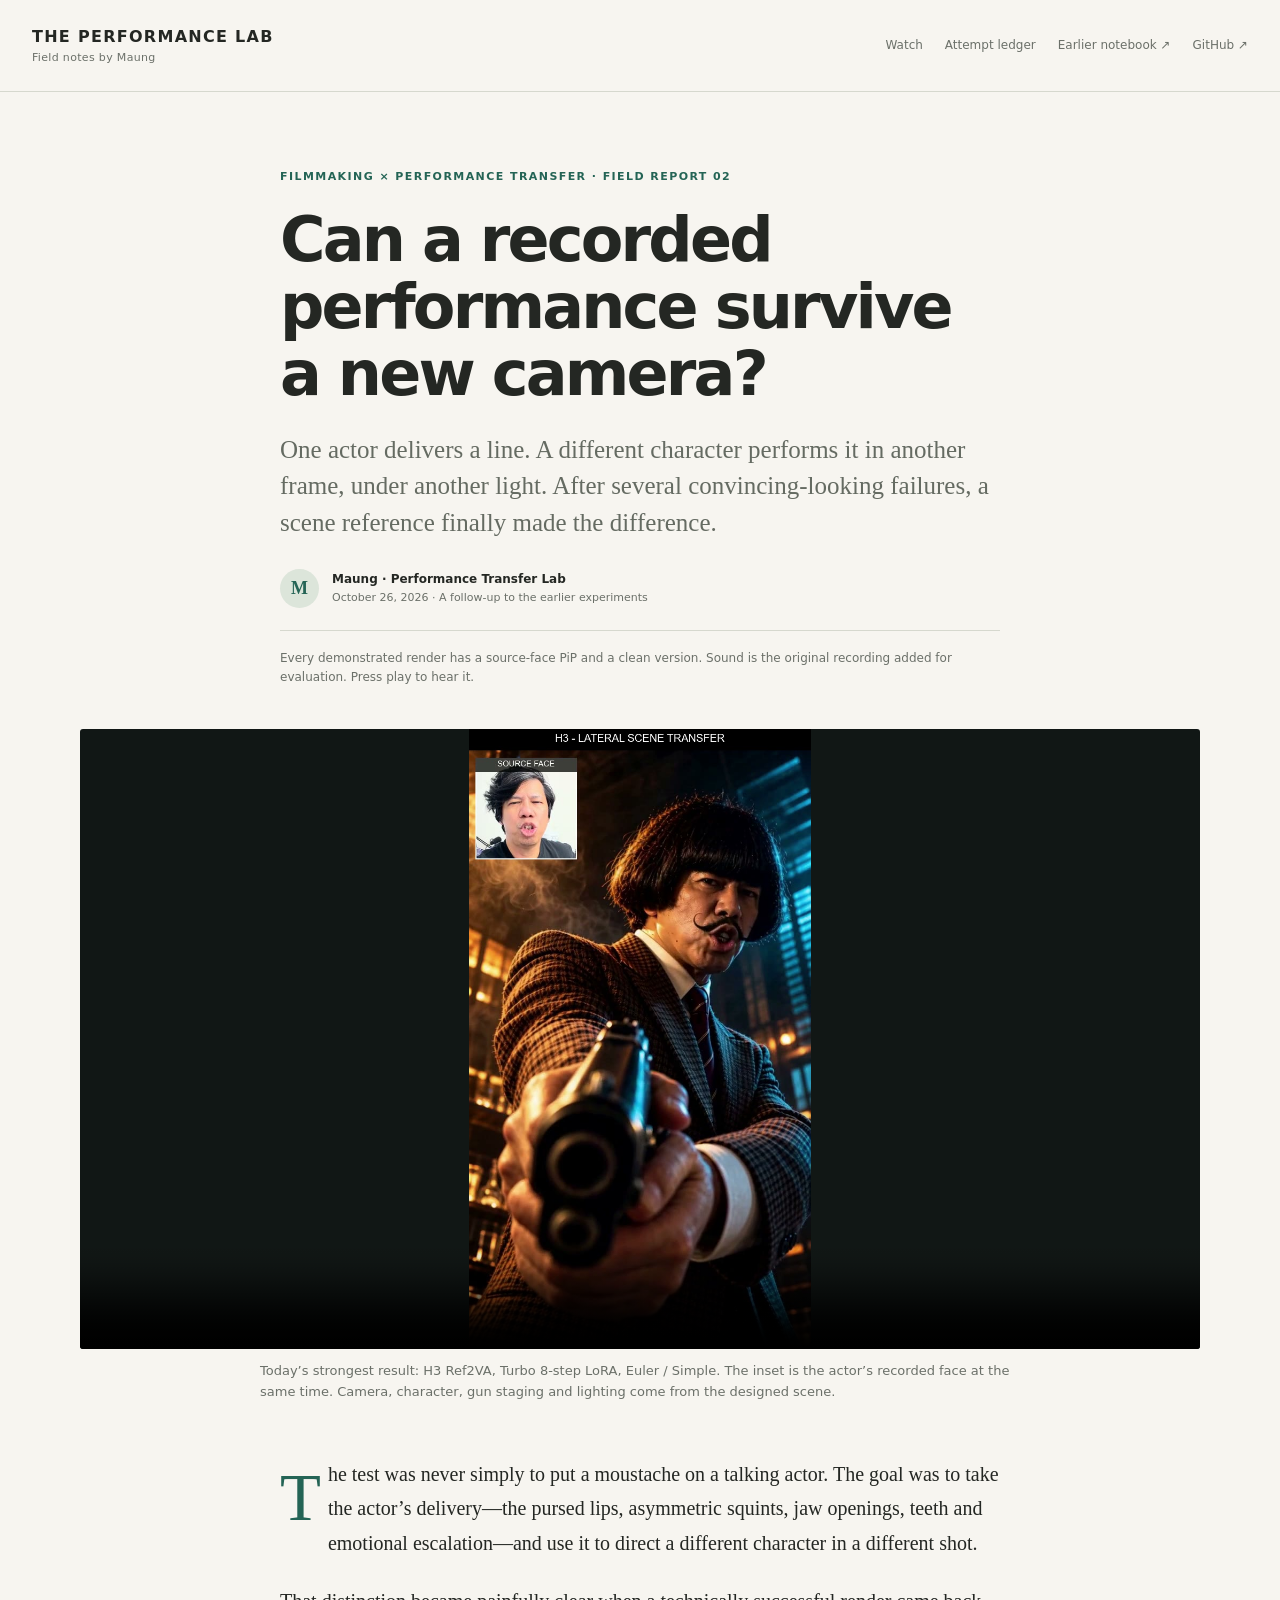
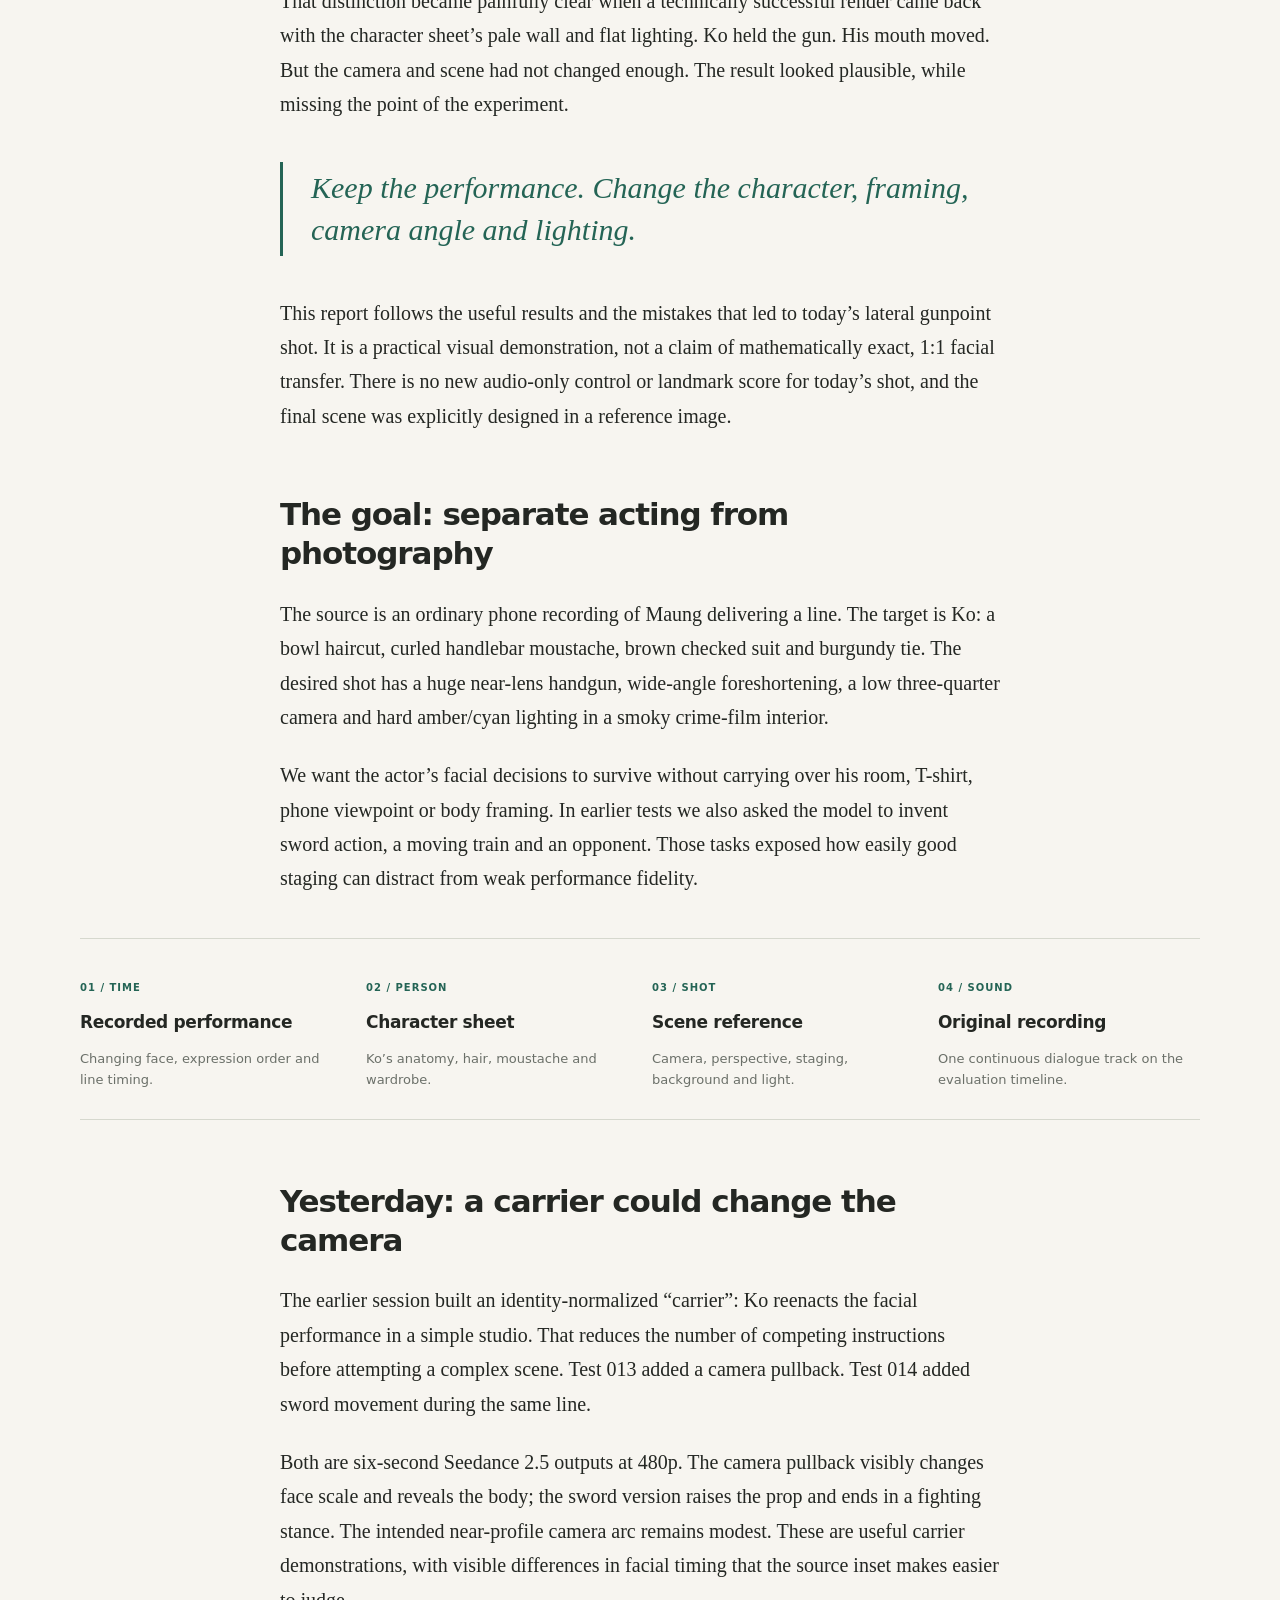
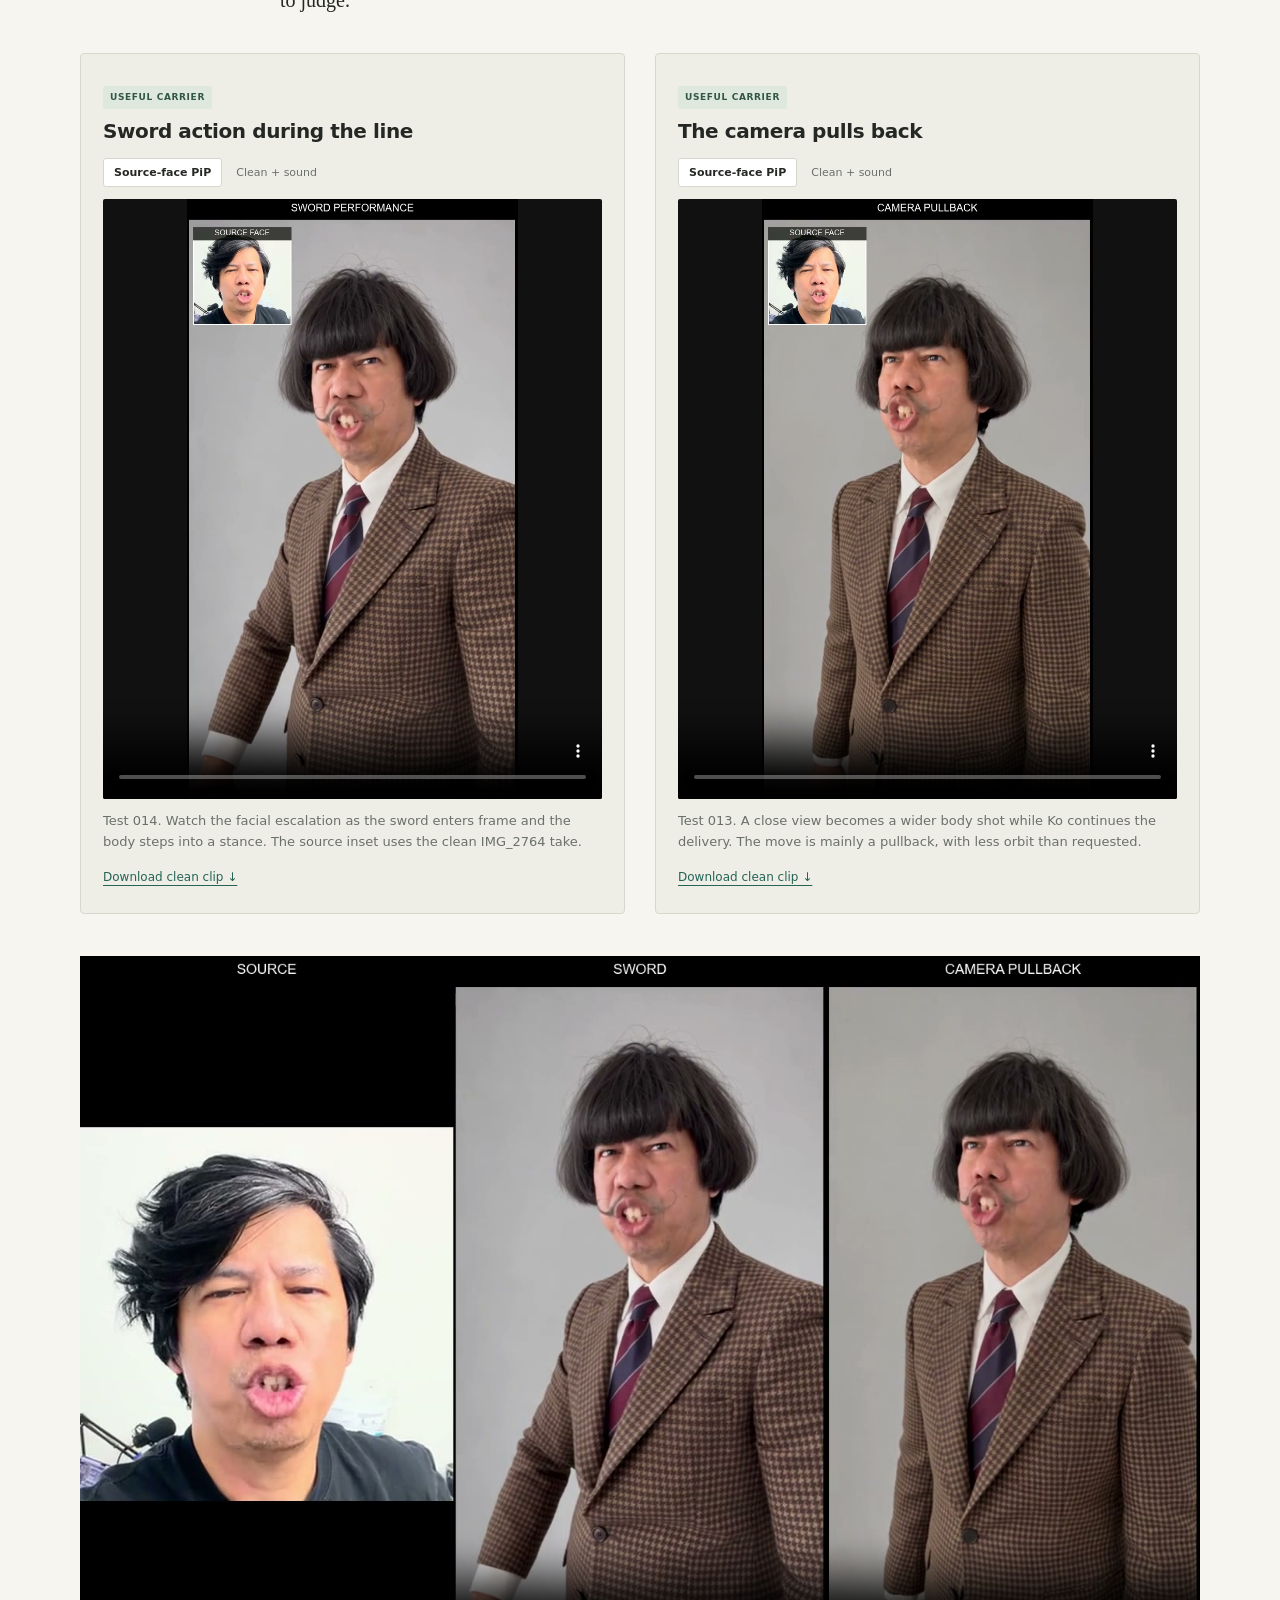
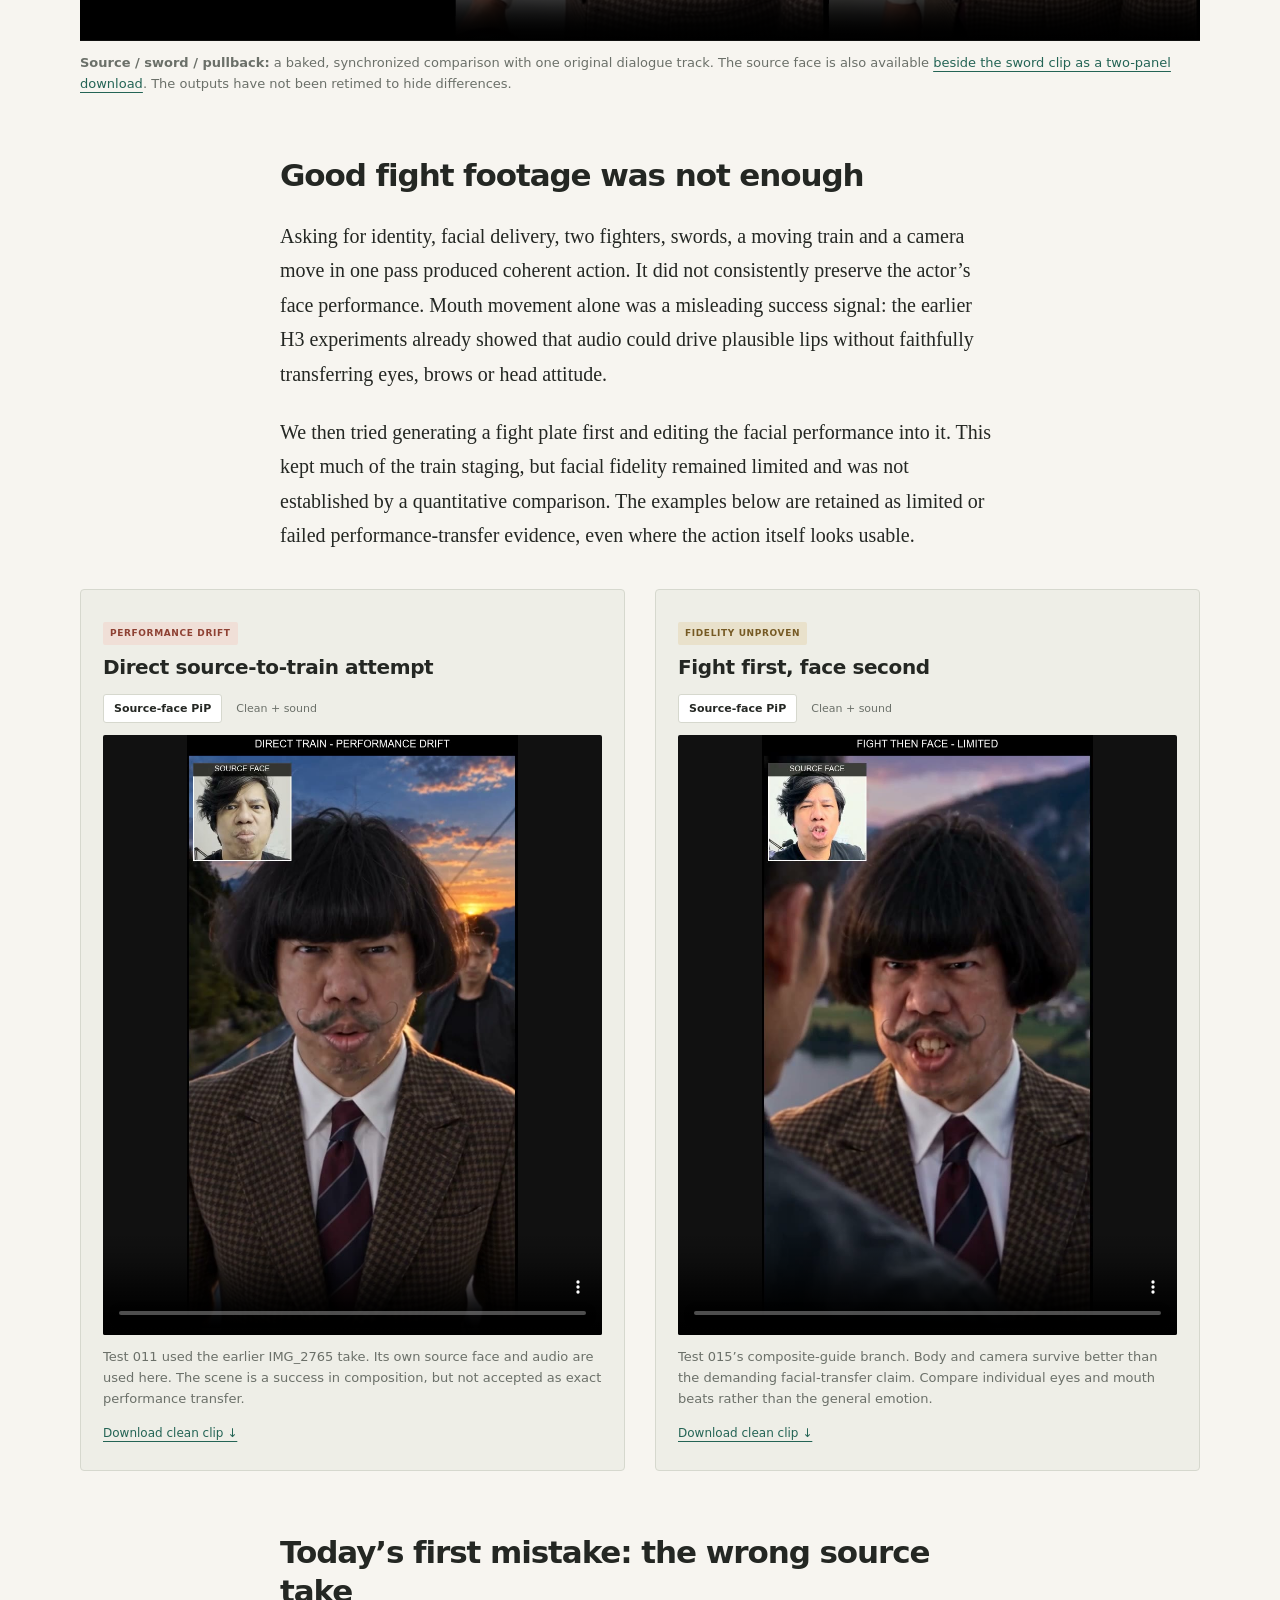
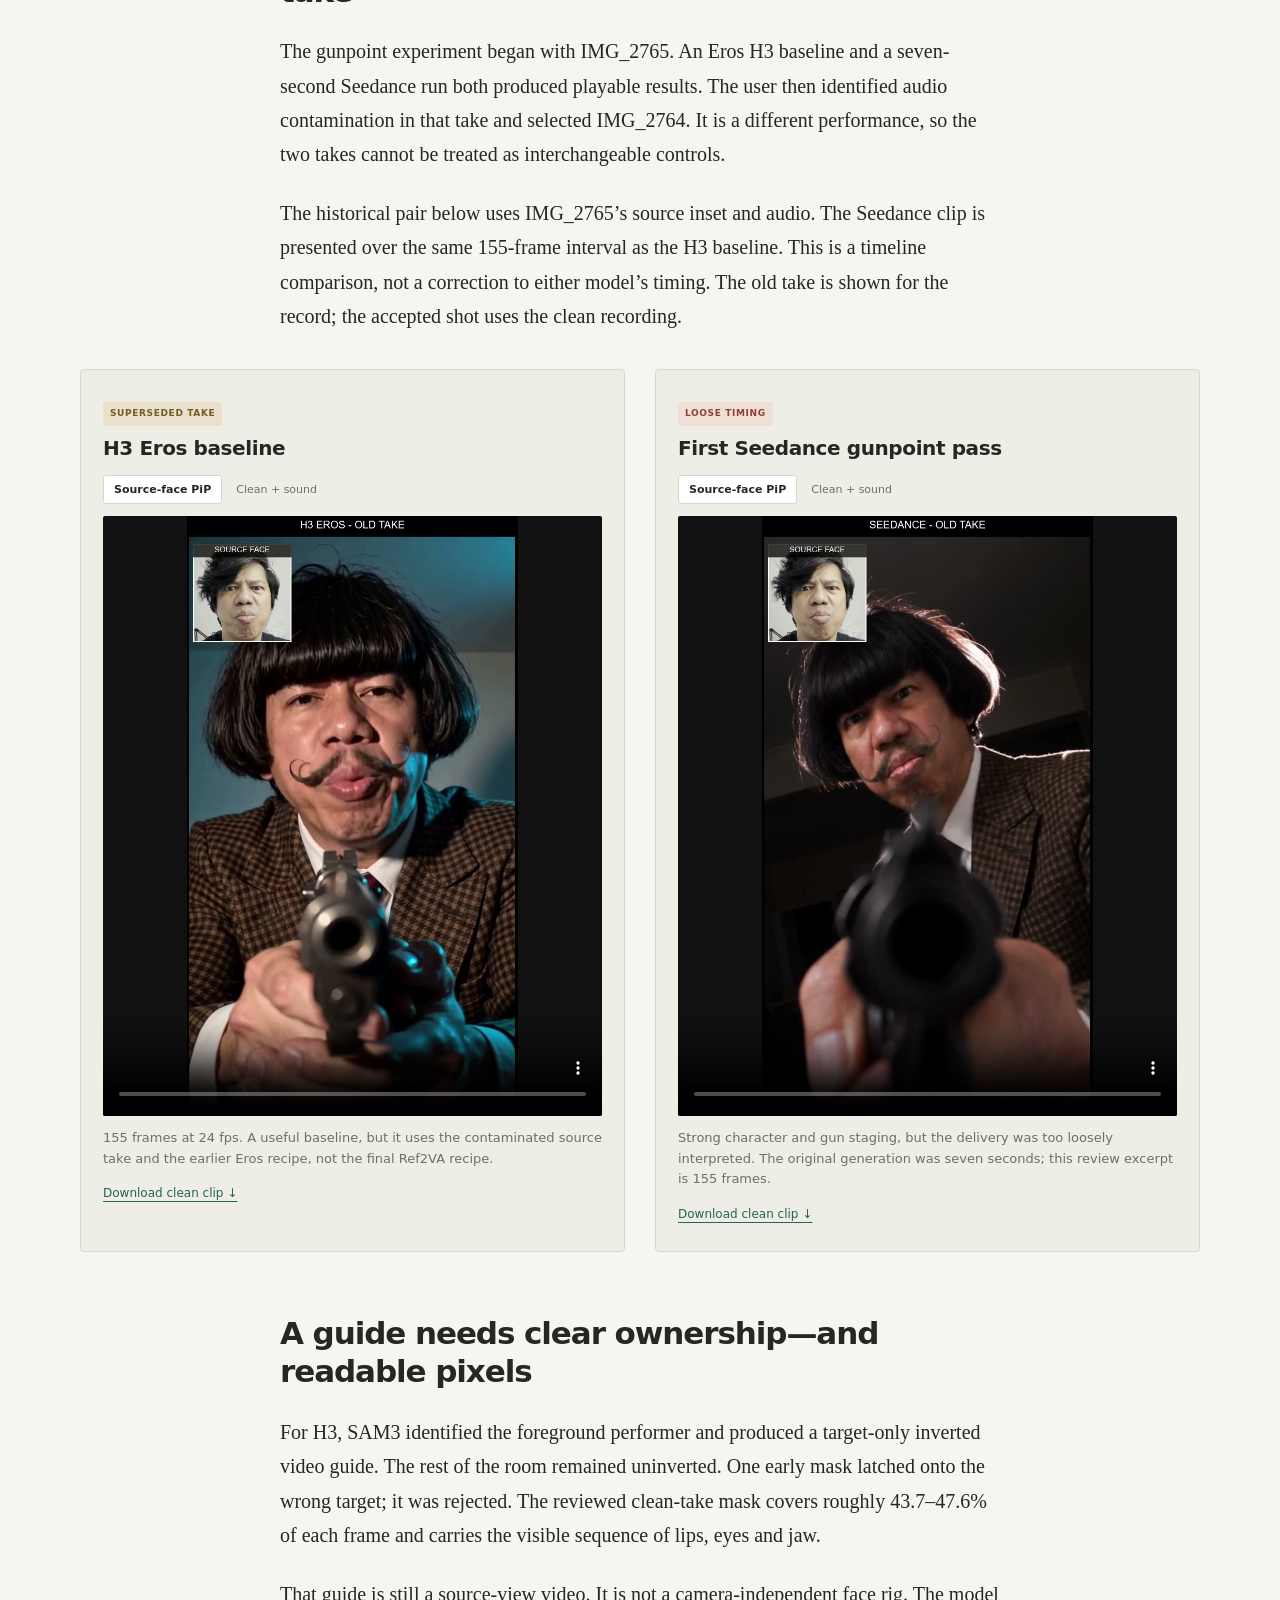
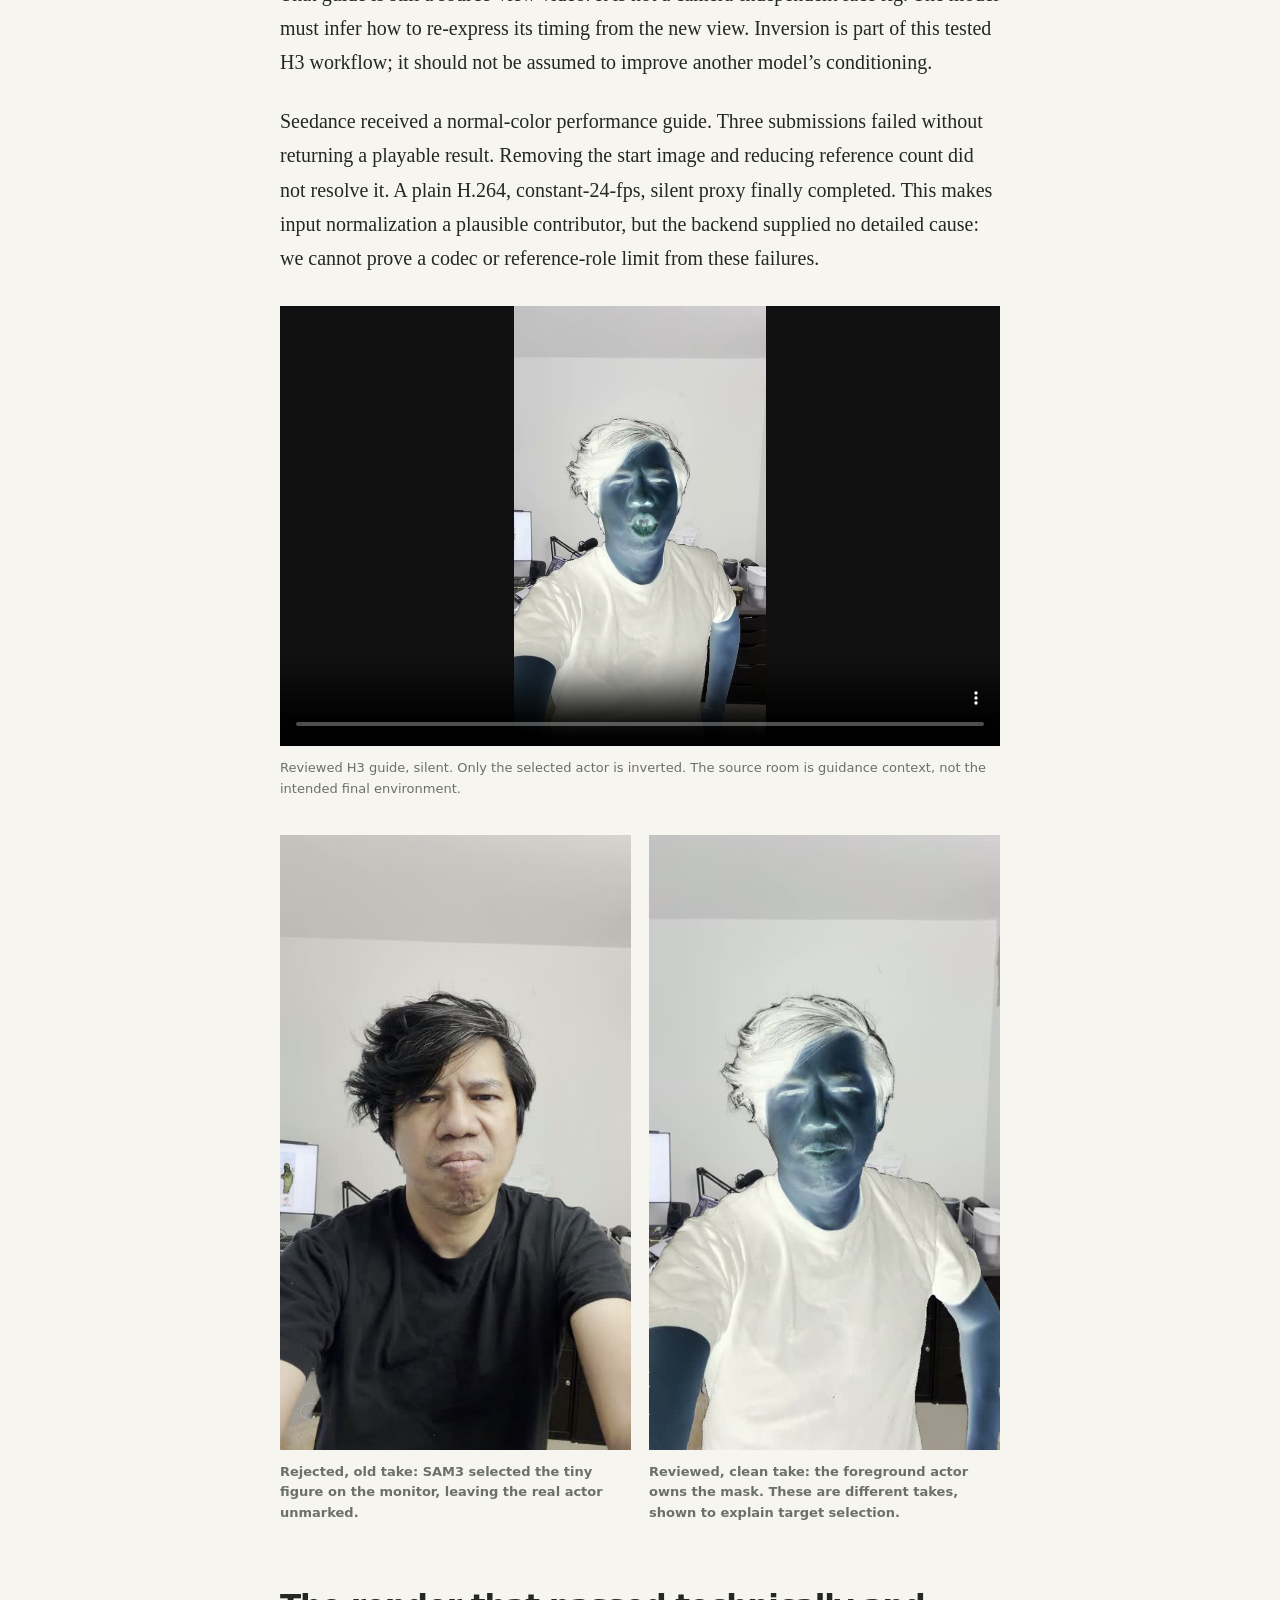
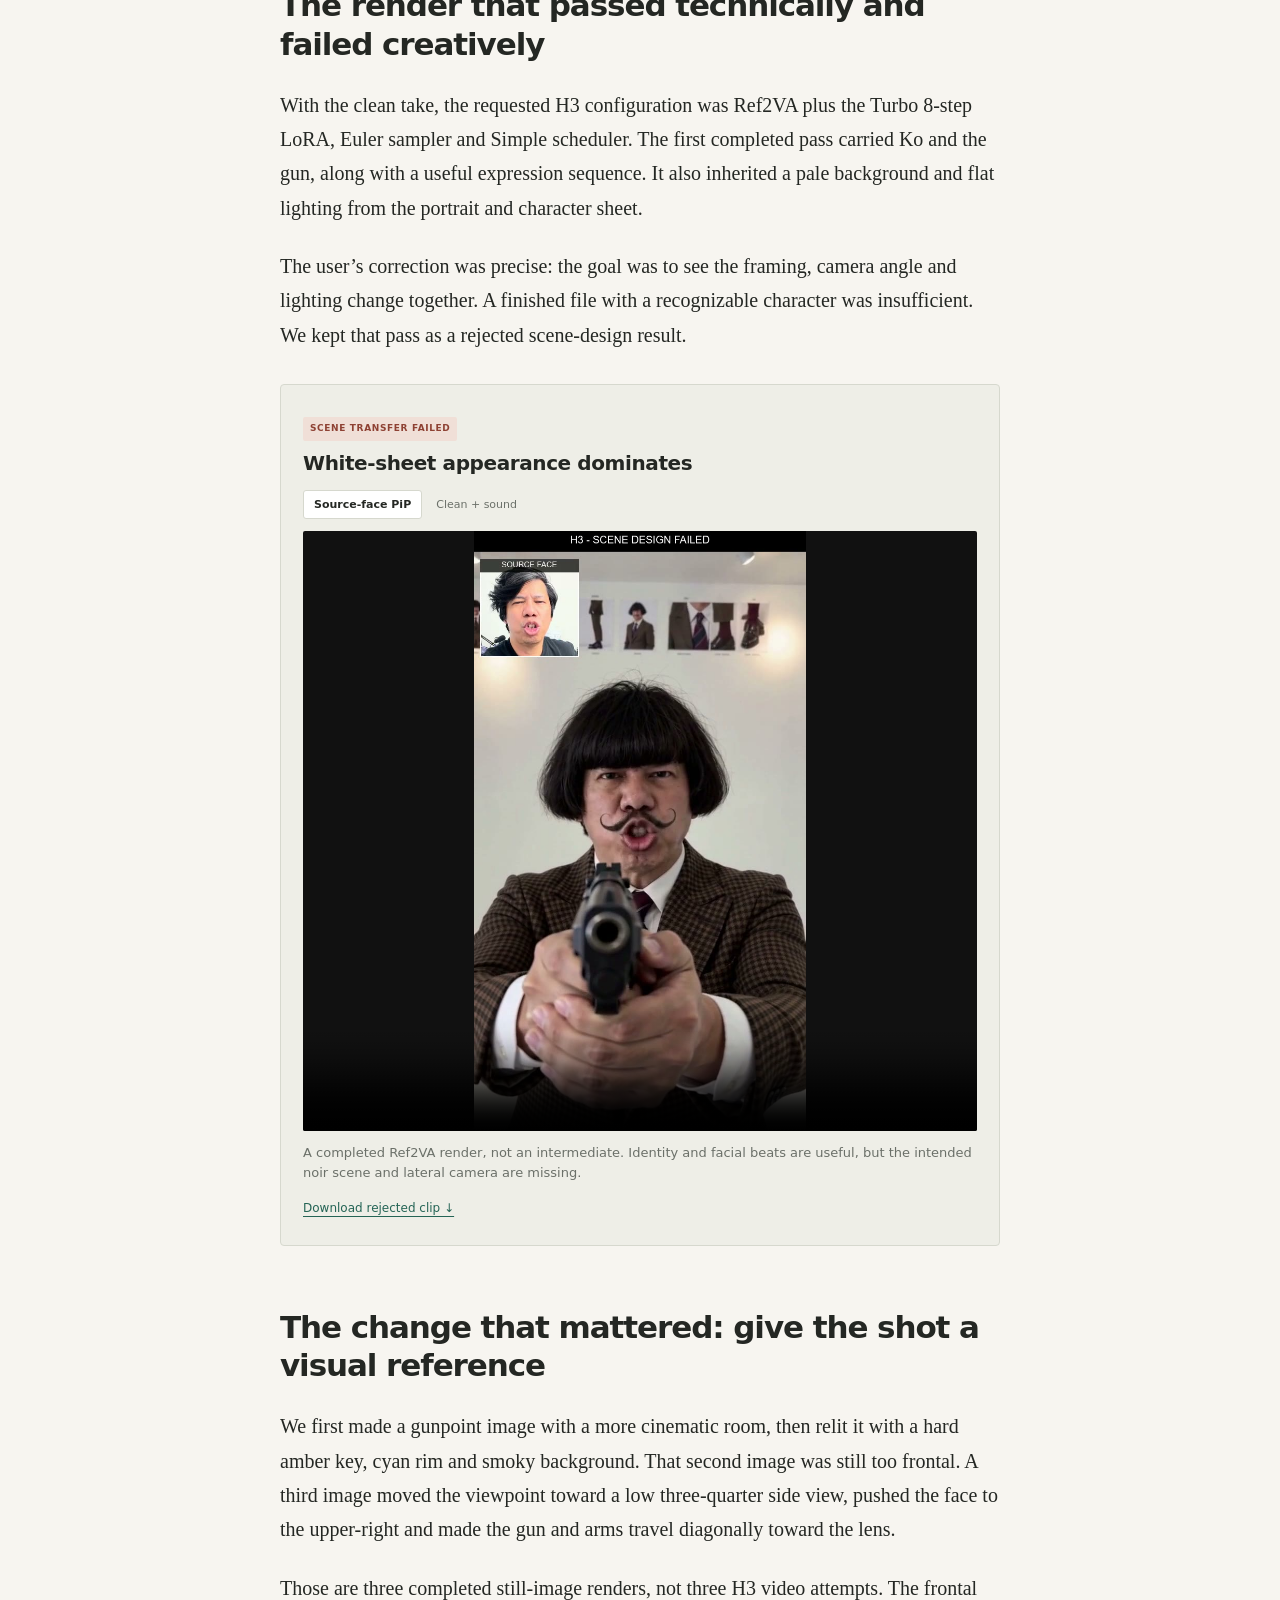
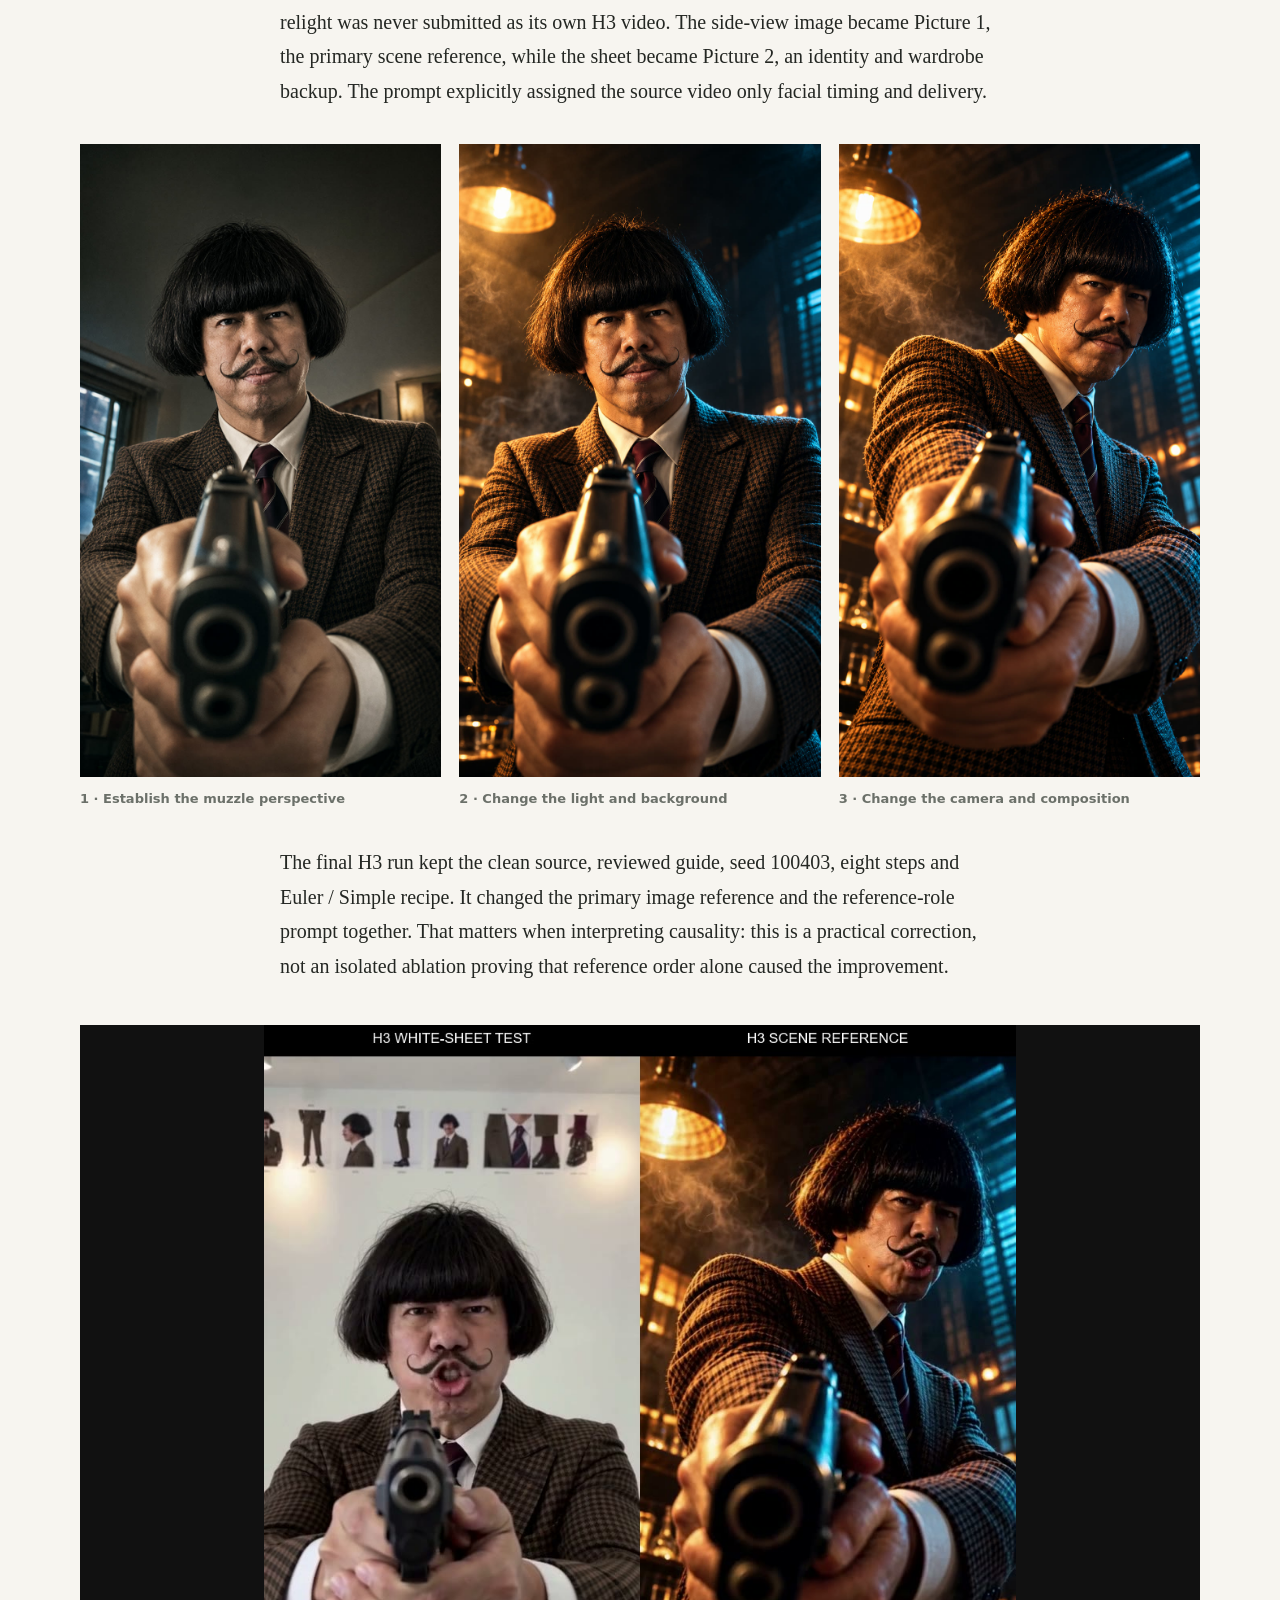
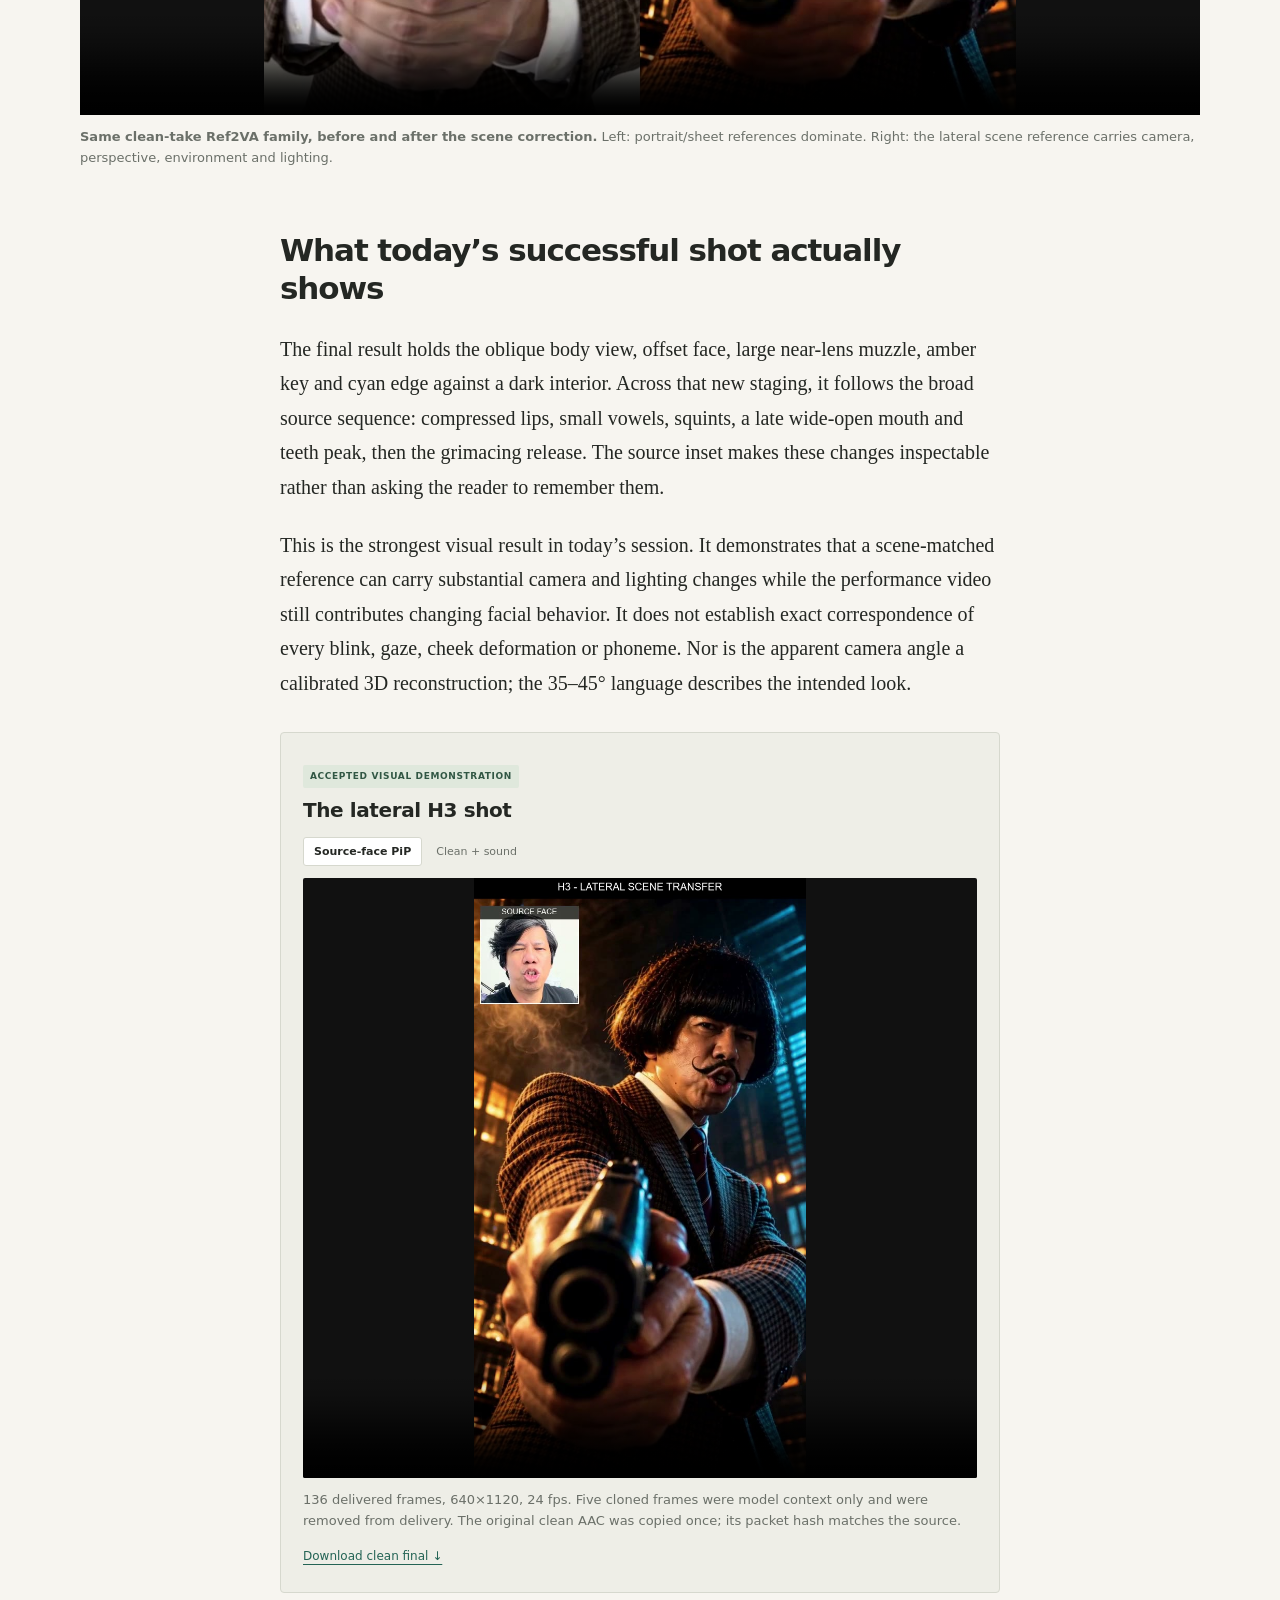
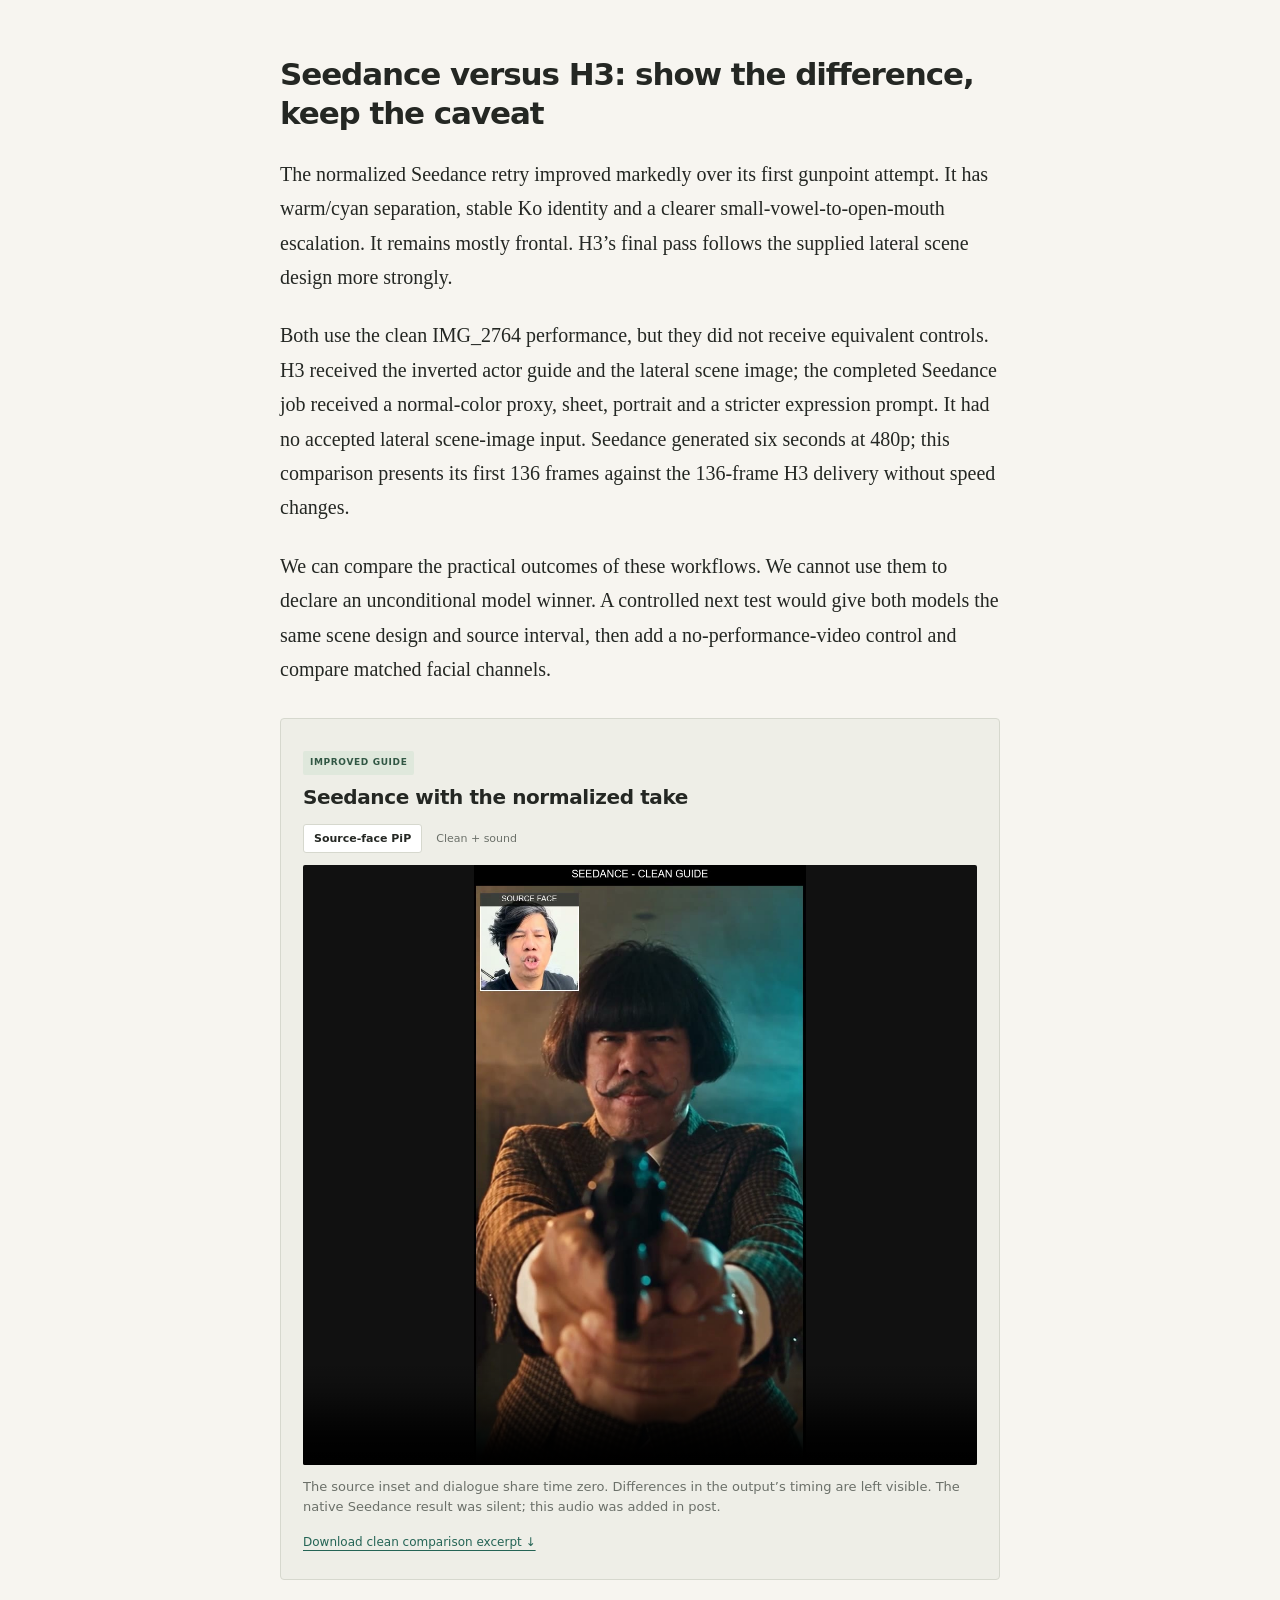
<file: oct26.html>
<!doctype html>
<html lang="en">
<head>
  <meta charset="utf-8"><meta name="viewport" content="width=device-width, initial-scale=1">
  <meta name="description" content="One recorded line, a new character, a new camera and a new light setup. An illustrated account of H3 Ref2VA and Seedance 2.5 performance-transfer experiments, including failures and synchronized source comparisons.">
  <title>Can a performance survive a new camera? — Maung’s performance transfer lab</title>
  <link rel="stylesheet" href="article.css"><script src="article.js" defer></script>
</head>
<body>
<a class="skip" href="#article">Skip to article</a>
<header class="masthead"><a href="oct26.html" class="wordmark">THE PERFORMANCE LAB<span>Field notes by Maung</span></a><nav aria-label="Article navigation"><a href="#watch">Watch</a><a href="#attempts">Attempt ledger</a><a href="earlier-notebook.html">Earlier notebook ↗</a><a href="https://github.com/mexxmillion/h3-performance-transfer-lab">GitHub ↗</a></nav></header>
<main id="article">
<article>
  <header class="article-head prose">
    <p class="kicker">Filmmaking × performance transfer · Field report 02</p>
    <h1>Can a recorded performance survive a new camera?</h1>
    <p class="standfirst">One actor delivers a line. A different character performs it in another frame, under another light. After several convincing-looking failures, a scene reference finally made the difference.</p>
    <div class="byline"><span class="avatar">M</span><div><b>Maung · Performance Transfer Lab</b><span>October 26, 2026 · A follow-up to the earlier experiments</span></div></div>
    <p class="reading-note">Every demonstrated render has a source-face PiP and a clean version. Sound is the original recording added for evaluation. Press play to hear it.</p>
  </header>

  <figure class="wide lead-figure">
    <video controls playsinline preload="none" poster="assets/oct26/h3-lateral-poster.jpg" src="assets/oct26/h3-lateral-pip.mp4"></video>
    <figcaption>Today’s strongest result: H3 Ref2VA, Turbo 8-step LoRA, Euler / Simple. The inset is the actor’s recorded face at the same time. Camera, character, gun staging and lighting come from the designed scene.</figcaption>
  </figure>

  <div class="prose">
    <p class="opening">The test was never simply to put a moustache on a talking actor. The goal was to take the actor’s delivery—the pursed lips, asymmetric squints, jaw openings, teeth and emotional escalation—and use it to direct a different character in a different shot.</p>
    <p>That distinction became painfully clear when a technically successful render came back with the character sheet’s pale wall and flat lighting. Ko held the gun. His mouth moved. But the camera and scene had not changed enough. The result looked plausible, while missing the point of the experiment.</p>
    <blockquote>Keep the performance. Change the character, framing, camera angle and lighting.</blockquote>
    <p>This report follows the useful results and the mistakes that led to today’s lateral gunpoint shot. It is a practical visual demonstration, not a claim of mathematically exact, 1:1 facial transfer. There is no new audio-only control or landmark score for today’s shot, and the final scene was explicitly designed in a reference image.</p>

    <h2>The goal: separate acting from photography</h2>
    <p>The source is an ordinary phone recording of Maung delivering a line. The target is Ko: a bowl haircut, curled handlebar moustache, brown checked suit and burgundy tie. The desired shot has a huge near-lens handgun, wide-angle foreshortening, a low three-quarter camera and hard amber/cyan lighting in a smoky crime-film interior.</p>
    <p>We want the actor’s facial decisions to survive without carrying over his room, T-shirt, phone viewpoint or body framing. In earlier tests we also asked the model to invent sword action, a moving train and an opponent. Those tasks exposed how easily good staging can distract from weak performance fidelity.</p>
  </div>
  <div class="wide authority-map" aria-label="Input responsibilities">
    <div><span>01 / TIME</span><h3>Recorded performance</h3><p>Changing face, expression order and line timing.</p></div>
    <div><span>02 / PERSON</span><h3>Character sheet</h3><p>Ko’s anatomy, hair, moustache and wardrobe.</p></div>
    <div><span>03 / SHOT</span><h3>Scene reference</h3><p>Camera, perspective, staging, background and light.</p></div>
    <div><span>04 / SOUND</span><h3>Original recording</h3><p>One continuous dialogue track on the evaluation timeline.</p></div>
  </div>
  <div class="prose">
    <h2>Yesterday: a carrier could change the camera</h2>
    <p>The earlier session built an identity-normalized “carrier”: Ko reenacts the facial performance in a simple studio. That reduces the number of competing instructions before attempting a complex scene. Test 013 added a camera pullback. Test 014 added sword movement during the same line.</p>
    <p>Both are six-second Seedance 2.5 outputs at 480p. The camera pullback visibly changes face scale and reveals the body; the sword version raises the prop and ends in a fighting stance. The intended near-profile camera arc remains modest. These are useful carrier demonstrations, with visible differences in facial timing that the source inset makes easier to judge.</p>
  </div>
  <section class="wide examples two" id="watch" aria-label="Yesterday’s successful carriers">
    <figure class="example" data-example="sword"><div class="example-heading"><span class="badge useful">Useful carrier</span><h3>Sword action during the line</h3></div><div class="mode-switch" aria-label="Sword playback view"><button data-mode="pip" aria-pressed="true">Source-face PiP</button><button data-mode="clean" aria-pressed="false">Clean + sound</button></div><video controls playsinline preload="none" poster="assets/oct26/sword-poster.jpg" src="assets/oct26/sword-pip.mp4"></video><figcaption>Test 014. Watch the facial escalation as the sword enters frame and the body steps into a stance. The source inset uses the clean IMG_2764 take.</figcaption><a class="download" href="assets/oct26/sword-clean.mp4" download>Download clean clip ↓</a></figure>
    <figure class="example" data-example="pullback"><div class="example-heading"><span class="badge useful">Useful carrier</span><h3>The camera pulls back</h3></div><div class="mode-switch" aria-label="Pullback playback view"><button data-mode="pip" aria-pressed="true">Source-face PiP</button><button data-mode="clean" aria-pressed="false">Clean + sound</button></div><video controls playsinline preload="none" poster="assets/oct26/pullback-poster.jpg" src="assets/oct26/pullback-pip.mp4"></video><figcaption>Test 013. A close view becomes a wider body shot while Ko continues the delivery. The move is mainly a pullback, with less orbit than requested.</figcaption><a class="download" href="assets/oct26/pullback-clean.mp4" download>Download clean clip ↓</a></figure>
  </section>
  <figure class="wide comparison"><video controls playsinline preload="none" poster="assets/oct26/source-sword-pullback-poster.jpg" src="assets/oct26/source-sword-pullback.mp4"></video><figcaption><b>Source / sword / pullback:</b> a baked, synchronized comparison with one original dialogue track. The source face is also available <a href="assets/oct26/source-vs-sword.mp4" download>beside the sword clip as a two-panel download</a>. The outputs have not been retimed to hide differences.</figcaption></figure>

  <div class="prose">
    <h2>Good fight footage was not enough</h2>
    <p>Asking for identity, facial delivery, two fighters, swords, a moving train and a camera move in one pass produced coherent action. It did not consistently preserve the actor’s face performance. Mouth movement alone was a misleading success signal: the earlier H3 experiments already showed that audio could drive plausible lips without faithfully transferring eyes, brows or head attitude.</p>
    <p>We then tried generating a fight plate first and editing the facial performance into it. This kept much of the train staging, but facial fidelity remained limited and was not established by a quantitative comparison. The examples below are retained as limited or failed performance-transfer evidence, even where the action itself looks usable.</p>
  </div>
  <section class="wide examples two" aria-label="Earlier limited results">
    <figure class="example" data-example="train-direct"><div class="example-heading"><span class="badge rejected">Performance drift</span><h3>Direct source-to-train attempt</h3></div><div class="mode-switch"><button data-mode="pip" aria-pressed="true">Source-face PiP</button><button data-mode="clean" aria-pressed="false">Clean + sound</button></div><video controls playsinline preload="none" poster="assets/oct26/train-direct-poster.jpg" src="assets/oct26/train-direct-pip.mp4"></video><figcaption>Test 011 used the earlier IMG_2765 take. Its own source face and audio are used here. The scene is a success in composition, but not accepted as exact performance transfer.</figcaption><a class="download" href="assets/oct26/train-direct-clean.mp4" download>Download clean clip ↓</a></figure>
    <figure class="example" data-example="fight-face-edit"><div class="example-heading"><span class="badge limited">Fidelity unproven</span><h3>Fight first, face second</h3></div><div class="mode-switch"><button data-mode="pip" aria-pressed="true">Source-face PiP</button><button data-mode="clean" aria-pressed="false">Clean + sound</button></div><video controls playsinline preload="none" poster="assets/oct26/fight-face-edit-poster.jpg" src="assets/oct26/fight-face-edit-pip.mp4"></video><figcaption>Test 015’s composite-guide branch. Body and camera survive better than the demanding facial-transfer claim. Compare individual eyes and mouth beats rather than the general emotion.</figcaption><a class="download" href="assets/oct26/fight-face-edit-clean.mp4" download>Download clean clip ↓</a></figure>
  </section>

  <div class="prose">
    <h2>Today’s first mistake: the wrong source take</h2>
    <p>The gunpoint experiment began with IMG_2765. An Eros H3 baseline and a seven-second Seedance run both produced playable results. The user then identified audio contamination in that take and selected IMG_2764. It is a different performance, so the two takes cannot be treated as interchangeable controls.</p>
    <p>The historical pair below uses IMG_2765’s source inset and audio. The Seedance clip is presented over the same 155-frame interval as the H3 baseline. This is a timeline comparison, not a correction to either model’s timing. The old take is shown for the record; the accepted shot uses the clean recording.</p>
  </div>
  <section class="wide examples two" aria-label="Old-take baseline comparison">
    <figure class="example" data-example="h3-eros-old"><div class="example-heading"><span class="badge limited">Superseded take</span><h3>H3 Eros baseline</h3></div><div class="mode-switch"><button data-mode="pip" aria-pressed="true">Source-face PiP</button><button data-mode="clean" aria-pressed="false">Clean + sound</button></div><video controls playsinline preload="none" poster="assets/oct26/h3-eros-old-poster.jpg" src="assets/oct26/h3-eros-old-pip.mp4"></video><figcaption>155 frames at 24 fps. A useful baseline, but it uses the contaminated source take and the earlier Eros recipe, not the final Ref2VA recipe.</figcaption><a class="download" href="assets/oct26/h3-eros-old-clean.mp4" download>Download clean clip ↓</a></figure>
    <figure class="example" data-example="seedance-old"><div class="example-heading"><span class="badge rejected">Loose timing</span><h3>First Seedance gunpoint pass</h3></div><div class="mode-switch"><button data-mode="pip" aria-pressed="true">Source-face PiP</button><button data-mode="clean" aria-pressed="false">Clean + sound</button></div><video controls playsinline preload="none" poster="assets/oct26/seedance-old-poster.jpg" src="assets/oct26/seedance-old-pip.mp4"></video><figcaption>Strong character and gun staging, but the delivery was too loosely interpreted. The original generation was seven seconds; this review excerpt is 155 frames.</figcaption><a class="download" href="assets/oct26/seedance-old-clean.mp4" download>Download clean clip ↓</a></figure>
  </section>

  <div class="prose">
    <h2>A guide needs clear ownership—and readable pixels</h2>
    <p>For H3, SAM3 identified the foreground performer and produced a target-only inverted video guide. The rest of the room remained uninverted. One early mask latched onto the wrong target; it was rejected. The reviewed clean-take mask covers roughly 43.7–47.6% of each frame and carries the visible sequence of lips, eyes and jaw.</p>
    <p>That guide is still a source-view video. It is not a camera-independent face rig. The model must infer how to re-express its timing from the new view. Inversion is part of this tested H3 workflow; it should not be assumed to improve another model’s conditioning.</p>
    <p>Seedance received a normal-color performance guide. Three submissions failed without returning a playable result. Removing the start image and reducing reference count did not resolve it. A plain H.264, constant-24-fps, silent proxy finally completed. This makes input normalization a plausible contributor, but the backend supplied no detailed cause: we cannot prove a codec or reference-role limit from these failures.</p>
  </div>
  <figure class="prose guide"><video controls muted playsinline preload="none" poster="assets/oct26/sam3-guide-poster.jpg" src="assets/oct26/sam3-guide.mp4"></video><figcaption>Reviewed H3 guide, silent. Only the selected actor is inverted. The source room is guidance context, not the intended final environment.</figcaption></figure>
  <div class="prose reference-sequence guide-pair">
    <figure><img src="assets/oct26/guide-rejected.jpg" alt="Rejected guide leaves the foreground actor normal and selects the tiny figure on the monitor" loading="lazy"><figcaption>Rejected, old take: SAM3 selected the tiny figure on the monitor, leaving the real actor unmarked.</figcaption></figure>
    <figure><img src="assets/oct26/guide-reviewed.jpg" alt="Reviewed clean-take guide inverts the actual foreground actor only" loading="lazy"><figcaption>Reviewed, clean take: the foreground actor owns the mask. These are different takes, shown to explain target selection.</figcaption></figure>
  </div>

  <div class="prose">
    <h2>The render that passed technically and failed creatively</h2>
    <p>With the clean take, the requested H3 configuration was Ref2VA plus the Turbo 8-step LoRA, Euler sampler and Simple scheduler. The first completed pass carried Ko and the gun, along with a useful expression sequence. It also inherited a pale background and flat lighting from the portrait and character sheet.</p>
    <p>The user’s correction was precise: the goal was to see the framing, camera angle and lighting change together. A finished file with a recognizable character was insufficient. We kept that pass as a rejected scene-design result.</p>
  </div>
  <figure class="prose example" data-example="h3-flat"><div class="example-heading"><span class="badge rejected">Scene transfer failed</span><h3>White-sheet appearance dominates</h3></div><div class="mode-switch"><button data-mode="pip" aria-pressed="true">Source-face PiP</button><button data-mode="clean" aria-pressed="false">Clean + sound</button></div><video controls playsinline preload="none" poster="assets/oct26/h3-flat-poster.jpg" src="assets/oct26/h3-flat-pip.mp4"></video><figcaption>A completed Ref2VA render, not an intermediate. Identity and facial beats are useful, but the intended noir scene and lateral camera are missing.</figcaption><a class="download" href="assets/oct26/h3-flat-clean.mp4" download>Download rejected clip ↓</a></figure>

  <div class="prose">
    <h2>The change that mattered: give the shot a visual reference</h2>
    <p>We first made a gunpoint image with a more cinematic room, then relit it with a hard amber key, cyan rim and smoky background. That second image was still too frontal. A third image moved the viewpoint toward a low three-quarter side view, pushed the face to the upper-right and made the gun and arms travel diagonally toward the lens.</p>
    <p>Those are three completed still-image renders, not three H3 video attempts. The frontal relight was never submitted as its own H3 video. The side-view image became Picture 1, the primary scene reference, while the sheet became Picture 2, an identity and wardrobe backup. The prompt explicitly assigned the source video only facial timing and delivery.</p>
  </div>
  <div class="wide reference-sequence">
    <figure><img src="assets/oct26/scene-initial.jpg" alt="Initial mostly frontal gunpoint reference in a naturally lit room" loading="lazy"><figcaption>1 · Establish the muzzle perspective</figcaption></figure>
    <figure><img src="assets/oct26/scene-frontal.jpg" alt="Frontal Ko gunpoint reference relit with amber and cyan noir lighting" loading="lazy"><figcaption>2 · Change the light and background</figcaption></figure>
    <figure><img src="assets/oct26/scene-lateral.jpg" alt="Low oblique gunpoint reference with Ko’s face upper-right and the handgun crossing frame diagonally" loading="lazy"><figcaption>3 · Change the camera and composition</figcaption></figure>
  </div>
  <div class="prose"><p>The final H3 run kept the clean source, reviewed guide, seed 100403, eight steps and Euler / Simple recipe. It changed the primary image reference and the reference-role prompt together. That matters when interpreting causality: this is a practical correction, not an isolated ablation proving that reference order alone caused the improvement.</p></div>
  <figure class="wide comparison"><video controls playsinline preload="none" poster="assets/oct26/h3-before-after-poster.jpg" src="assets/oct26/h3-before-after.mp4"></video><figcaption><b>Same clean-take Ref2VA family, before and after the scene correction.</b> Left: portrait/sheet references dominate. Right: the lateral scene reference carries camera, perspective, environment and lighting.</figcaption></figure>

  <div class="prose">
    <h2>What today’s successful shot actually shows</h2>
    <p>The final result holds the oblique body view, offset face, large near-lens muzzle, amber key and cyan edge against a dark interior. Across that new staging, it follows the broad source sequence: compressed lips, small vowels, squints, a late wide-open mouth and teeth peak, then the grimacing release. The source inset makes these changes inspectable rather than asking the reader to remember them.</p>
    <p>This is the strongest visual result in today’s session. It demonstrates that a scene-matched reference can carry substantial camera and lighting changes while the performance video still contributes changing facial behavior. It does not establish exact correspondence of every blink, gaze, cheek deformation or phoneme. Nor is the apparent camera angle a calibrated 3D reconstruction; the 35–45° language describes the intended look.</p>
  </div>
  <figure class="prose example" data-example="h3-lateral"><div class="example-heading"><span class="badge accepted">Accepted visual demonstration</span><h3>The lateral H3 shot</h3></div><div class="mode-switch"><button data-mode="pip" aria-pressed="true">Source-face PiP</button><button data-mode="clean" aria-pressed="false">Clean + sound</button></div><video controls playsinline preload="none" poster="assets/oct26/h3-lateral-poster.jpg" src="assets/oct26/h3-lateral-pip.mp4"></video><figcaption>136 delivered frames, 640×1120, 24 fps. Five cloned frames were model context only and were removed from delivery. The original clean AAC was copied once; its packet hash matches the source.</figcaption><a class="download" href="assets/oct26/h3-lateral-clean.mp4" download>Download clean final ↓</a></figure>

  <div class="prose">
    <h2>Seedance versus H3: show the difference, keep the caveat</h2>
    <p>The normalized Seedance retry improved markedly over its first gunpoint attempt. It has warm/cyan separation, stable Ko identity and a clearer small-vowel-to-open-mouth escalation. It remains mostly frontal. H3’s final pass follows the supplied lateral scene design more strongly.</p>
    <p>Both use the clean IMG_2764 performance, but they did not receive equivalent controls. H3 received the inverted actor guide and the lateral scene image; the completed Seedance job received a normal-color proxy, sheet, portrait and a stricter expression prompt. It had no accepted lateral scene-image input. Seedance generated six seconds at 480p; this comparison presents its first 136 frames against the 136-frame H3 delivery without speed changes.</p>
    <p>We can compare the practical outcomes of these workflows. We cannot use them to declare an unconditional model winner. A controlled next test would give both models the same scene design and source interval, then add a no-performance-video control and compare matched facial channels.</p>
  </div>
  <figure class="prose example" data-example="seedance-new"><div class="example-heading"><span class="badge useful">Improved guide</span><h3>Seedance with the normalized take</h3></div><div class="mode-switch"><button data-mode="pip" aria-pressed="true">Source-face PiP</button><button data-mode="clean" aria-pressed="false">Clean + sound</button></div><video controls playsinline preload="none" poster="assets/oct26/seedance-new-poster.jpg" src="assets/oct26/seedance-new-pip.mp4"></video><figcaption>The source inset and dialogue share time zero. Differences in the output’s timing are left visible. The native Seedance result was silent; this audio was added in post.</figcaption><a class="download" href="assets/oct26/seedance-new-clean.mp4" download>Download clean comparison excerpt ↓</a></figure>
  <figure class="wide comparison"><video controls playsinline preload="none" poster="assets/oct26/source-seedance-h3-poster.jpg" src="assets/oct26/source-seedance-h3.mp4"></video><figcaption><b>Source / Seedance 2.5 / H3 Ref2VA Turbo8.</b> One rendered comparison file, one original dialogue track, 24 fps. It cannot develop browser playback drift between panels. <a href="assets/oct26/source-seedance-h3.mp4" download>Download the comparison ↓</a></figcaption></figure>

  <section class="prose" id="attempts">
    <h2>How many attempts did this take?</h2>
    <p>Today’s gunpoint session contains <b>10 video-generation submissions</b>: five H3 and five Seedance. Five completed, four failed without a usable video, and one was interrupted when the source and recipe changed. Exporting a PiP or remuxing audio is not counted as another generation.</p>
  </section>
  <div class="wide count-strip"><div><strong>5</strong><span>H3 submissions<br>3 complete · 1 failed · 1 interrupted</span></div><div><strong>5</strong><span>Seedance submissions<br>2 complete · 3 failed</span></div><div><strong>3</strong><span>Auxiliary still renders<br>Qwen frame + two image edits</span></div><div><strong>19</strong><span>Earlier completed Seedance outputs found<br>Not a total historical attempt count</span></div></div>
  <div class="wide ledger-wrap"><table class="ledger"><caption>Every video-generation submission in today’s gunpoint session</caption><thead><tr><th>Model / job</th><th>Status</th><th>What happened</th><th>Wall time</th></tr></thead><tbody id="attempt-rows"><tr><td colspan="4">The full ledger is available as <a href="assets/oct26/attempt-ledger.json">JSON</a>.</td></tr></tbody></table></div>
  <div class="prose">
    <p>The failed H3 image-anchor test at 640×1136 produced a latent shape error. Its 640×1120 retry was interrupted when the clean take superseded it. Neither has a finished video to show. The accepted final uses semantic scene-image conditioning and <b>zero native Add Guide image nodes</b>.</p>
    <p>The three failed Seedance jobs are recorded even though there is no image evidence to play. Their exact backend causes and refund status were not returned. We therefore do not infer total credit spend. Yesterday’s Test 015 receipt records five completed 18-credit jobs, or 90 credits for that branch only; it is not a project-wide bill.</p>
    <details><summary>Open the earlier session’s 19 completed job records</summary><p>This is a returned completed-history list, including repeated or stale-state results. Job prompts sometimes describe the requested configuration rather than the actual output; the local reviewed files remain the authority.</p><ol id="yesterday-jobs"></ol></details>
    <p><a href="assets/oct26/attempt-ledger.json" download>Download attempt IDs and provenance</a> · <a href="assets/oct26/media-manifest.json" download>Download media hashes and alignment manifest</a></p>

    <h2>The recipe, and what remains open</h2>
    <p>The accepted local configuration used <code>minimax_h3_ref2va_pruned_int8_convrot</code> with <code>minimax_h3_ref2v_turbo_8step_v1.0_768p_comfyui_bf16</code> at strength 1.0; Euler, Simple, eight steps; seed 100403; 640×1120; 24 fps. The text encoder was Qwen3-VL 32B H3 NVFP4 AWQ, with the H3 INT8 ConvRot video VAE and FP32 audio VAE.</p>
    <p>The clean source normalized to 136 frames. H3 used 141 frames internally and delivered only the original interval. We retained the earlier continuous audio by copying its AAC packets into the final MP4. Matching packet hashes verify audio preservation, not facial-performance fidelity. The public clean and PiP copies are presentation encodes of the picture; the audio is copied.</p>
    <p>The useful change was to design the final shot in a still and use that reference to tell the video model what the new camera should see. The next test should measure how much facial timing survives that transfer, especially gaze, blinks and asymmetric tension, with equivalent inputs and an audio-only baseline. Today’s result is a useful shot and a clearer experiment—not yet a general solution for arbitrary stunt, identity and camera combinations.</p>
    <div class="downloads"><a href="assets/oct26/h3-2764-ref2va-turbo8-scene-v3-workflow.json" download>Final ComfyUI workflow ↓</a><a href="assets/oct26/h3-2764-ref2va-turbo8-scene-v3-prompt.txt">Exact final prompt ↗</a><a href="assets/oct26/h3-2764-ref2va-turbo8-scene-v3-contract.json">Recipe + input hashes ↗</a><a href="assets/oct26/source-clean.mp4" download>Clean source recording ↓</a></div>
    <p class="fineprint">Alignment policy: source time zero, no dynamic time warping, no output-specific offset search, no lip-sync correction. Six-second carrier examples include the short padded tail used in those tests. Historical old-take examples retain the old recording and its known audio contamination. New-source examples use the clean take. No additional model generations were made to prepare this article.</p>
    <p class="fineprint">References: <a href="earlier-notebook.html">earlier visual notebook</a>; <a href="https://github.com/mexxmillion/h3-performance-transfer-lab/blob/main/PROJECT_GOAL.md">original project goal</a>; <a href="https://github.com/mexxmillion/h3-performance-transfer-lab/blob/main/RESULTS.md">earlier measurements</a>. Findings here are based on the saved run records and visible comparisons, rather than vendor performance claims.</p>
  </div>
</article>
</main>
<footer><p>Performance Transfer Lab · October 26, 2026</p><a href="#article">Back to the beginning ↑</a><a href="https://github.com/mexxmillion/h3-performance-transfer-lab">Reproducibility repository ↗</a></footer>
</body></html>
</file>
<file: styles.css>
:root {
  --bg: #090c11;
  --panel: #10151c;
  --panel-2: #151b24;
  --ink: #f2efe8;
  --muted: #9aa4b2;
  --line: #2a3340;
  --amber: #ffad42;
  --red: #ff5b4d;
  --cyan: #55d8e6;
  --green: #68d391;
  --max: 1240px;
  color-scheme: dark;
}

* { box-sizing: border-box; }
html { scroll-behavior: smooth; }
body {
  margin: 0;
  overflow-x: hidden;
  color: var(--ink);
  background:
    radial-gradient(circle at 76% 6%, rgba(255, 111, 42, .13), transparent 27rem),
    radial-gradient(circle at 10% 25%, rgba(42, 161, 183, .08), transparent 28rem),
    var(--bg);
  font-family: Inter, ui-sans-serif, system-ui, -apple-system, BlinkMacSystemFont, "Segoe UI", sans-serif;
  line-height: 1.55;
}
img, video { display: block; max-width: 100%; }
a { color: inherit; }
button { font: inherit; }
.skip-link { position: fixed; left: 1rem; top: -5rem; z-index: 100; padding: .7rem 1rem; background: var(--ink); color: var(--bg); }
.skip-link:focus { top: 1rem; }

.site-header {
  position: sticky;
  top: 0;
  z-index: 50;
  display: grid;
  grid-template-columns: auto 1fr auto;
  align-items: center;
  gap: 2rem;
  padding: .85rem max(1.2rem, calc((100vw - var(--max)) / 2));
  border-bottom: 1px solid rgba(255,255,255,.1);
  background: rgba(9, 12, 17, .88);
  backdrop-filter: blur(16px);
}
.brand { display: flex; gap: .7rem; align-items: center; text-decoration: none; font-weight: 700; white-space: nowrap; }
.brand-mark { display: grid; place-items: center; width: 2.3rem; height: 2.3rem; border: 1px solid var(--amber); border-radius: 50%; color: var(--amber); font: 700 .75rem/1 ui-monospace, monospace; }
nav { display: flex; justify-content: center; gap: 1.6rem; }
nav a, .repo-link { color: var(--muted); text-decoration: none; font-size: .86rem; }
nav a:hover, .repo-link:hover { color: var(--ink); }
.repo-link { padding: .45rem .75rem; border: 1px solid var(--line); border-radius: 999px; }

.hero, .section, .sources, footer { width: min(var(--max), calc(100% - 2.4rem)); margin-inline: auto; }
.hero { position: relative; min-height: 92vh; padding: 7rem 0 4rem; display: grid; grid-template-columns: .95fr 1.2fr; align-items: center; gap: clamp(2rem, 5vw, 5rem); }
.eyebrow { margin: 0 0 .8rem; color: var(--amber); text-transform: uppercase; letter-spacing: .16em; font-size: .72rem; font-weight: 800; }
h1 { max-width: 9ch; margin: 0; font-size: clamp(4rem, 8vw, 8rem); line-height: .82; letter-spacing: -.075em; }
h1 span { color: transparent; -webkit-text-stroke: 1px var(--amber); }
.dek { max-width: 42rem; margin: 2rem 0; color: #c7ced7; font-size: clamp(1rem, 1.5vw, 1.3rem); }
.hero-actions { display: flex; flex-wrap: wrap; gap: .8rem; }
.button { padding: .8rem 1rem; border-radius: .25rem; text-decoration: none; font-weight: 750; font-size: .88rem; }
.button.primary { background: var(--amber); color: #171009; }
.button.ghost { border: 1px solid var(--line); color: var(--ink); }
.hero-stats { display: grid; grid-template-columns: repeat(4, 1fr); gap: 1rem; margin: 3rem 0 0; }
.hero-stats div { border-top: 1px solid var(--line); padding-top: .8rem; }
.hero-stats dt { font: 700 1.5rem/1 ui-monospace, monospace; color: var(--cyan); }
.hero-stats dd { margin: .4rem 0 0; color: var(--muted); font-size: .72rem; }
.hero-media { position: relative; min-height: 42rem; }
.film-frame { position: absolute; margin: 0; overflow: hidden; border: 1px solid rgba(255,255,255,.14); background: #111; box-shadow: 0 2rem 5rem rgba(0,0,0,.45); }
.film-frame video { width: 100%; aspect-ratio: 4 / 7; object-fit: cover; }
.film-frame figcaption { display: flex; gap: .7rem; align-items: center; padding: .6rem .7rem; color: var(--muted); background: #0e1217; font: .7rem/1.2 ui-monospace, monospace; text-transform: uppercase; }
.film-frame figcaption b { color: var(--amber); }
.source-frame { width: 45%; left: 0; top: 5rem; transform: rotate(-3deg); }
.result-frame { width: 52%; right: 0; top: 0; transform: rotate(2deg); }
.transfer-arrow { position: absolute; z-index: 2; left: 41%; top: 47%; display: grid; place-items: center; width: 4rem; height: 4rem; border-radius: 50%; background: var(--amber); color: #13100c; font-size: 2rem; box-shadow: 0 1rem 2rem rgba(0,0,0,.4); }
.sound-note { position: absolute; right: 0; bottom: 1.5rem; margin: 0; color: #707b88; font-size: .72rem; }

.section { padding: 7rem 0; border-top: 1px solid var(--line); }
.section-heading { display: grid; grid-template-columns: .65fr 1.2fr; column-gap: 3rem; align-items: start; margin-bottom: 3.5rem; }
.section-heading .eyebrow { grid-row: 1 / span 2; }
.section-heading h2 { margin: 0; font-size: clamp(2.4rem, 5vw, 4.8rem); line-height: .98; letter-spacing: -.05em; }
.section-heading > p:last-child { max-width: 46rem; color: var(--muted); font-size: 1.05rem; }
.section-heading.compact { margin-bottom: 2rem; }

.authority-grid { display: grid; grid-template-columns: repeat(4, 1fr); border: 1px solid var(--line); }
.authority { min-height: 19rem; padding: 1.5rem; border-right: 1px solid var(--line); background: linear-gradient(180deg, rgba(255,255,255,.025), transparent); }
.authority:last-child { border-right: 0; }
.authority-index { display: grid; place-items: center; width: 2rem; height: 2rem; border: 1px solid currentColor; border-radius: 50%; color: var(--cyan); font: 700 .8rem ui-monospace, monospace; }
.authority h3 { margin: 4.5rem 0 .8rem; font-size: 1.35rem; }
.authority p { color: #c5cbd4; }
.authority small { display: block; color: var(--muted); }
.authority-stunt .authority-index { color: var(--red); }
.authority-identity .authority-index { color: var(--amber); }
.authority-world .authority-index { color: var(--green); }
.rule-card { margin-top: 2rem; padding: clamp(1.5rem, 4vw, 3.5rem); border-left: .45rem solid var(--red); background: #181218; }
.rule-kicker { color: var(--red); text-transform: uppercase; font: 700 .72rem ui-monospace, monospace; letter-spacing: .12em; }
.rule-card h3 { max-width: 24ch; margin: .5rem 0; font-size: clamp(1.8rem, 4vw, 3.7rem); line-height: 1; letter-spacing: -.04em; }
.rule-card p:not(.rule-kicker) { max-width: 58rem; color: #c9c3ca; }
.rule-card code { color: #ff958b; }

.reference-grid { display: grid; grid-template-columns: repeat(6, 1fr); gap: .9rem; }
.reference { grid-column: span 2; margin: 0; border: 1px solid var(--line); background: var(--panel); overflow: hidden; }
.reference.tall { grid-column: span 2; }
.reference.wide { grid-column: span 2; }
.reference img { width: 100%; height: 24rem; object-fit: cover; object-position: center top; filter: saturate(.87); transition: transform .4s ease, filter .4s ease; }
.reference:hover img { transform: scale(1.025); filter: saturate(1); }
.reference figcaption, .video-card figcaption { display: flex; justify-content: space-between; gap: 1rem; padding: .8rem; border-top: 1px solid var(--line); color: var(--muted); font-size: .78rem; }
.reference figcaption b, .video-card figcaption b { color: var(--ink); }

.pipeline { display: grid; grid-template-columns: 1fr 1.25fr; gap: 1rem; }
.pipeline-lane { padding: 1.5rem; border: 1px solid var(--line); background: var(--panel); }
.pipeline-lane.accent { border-color: rgba(85,216,230,.45); background: linear-gradient(150deg, rgba(85,216,230,.09), var(--panel) 45%); }
.lane-label { color: var(--cyan); text-transform: uppercase; font: 700 .75rem ui-monospace, monospace; letter-spacing: .1em; }
.pipeline-lane ol { list-style: none; padding: 0; margin: 2rem 0 0; counter-reset: step; }
.pipeline-lane li { position: relative; padding: 0 0 1.6rem 3.2rem; border-left: 1px solid var(--line); counter-increment: step; }
.pipeline-lane li:last-child { padding-bottom: 0; }
.pipeline-lane li::before { content: counter(step, decimal-leading-zero); position: absolute; left: -1px; transform: translateX(-50%); display: grid; place-items: center; width: 2rem; height: 2rem; border: 1px solid var(--line); border-radius: 50%; background: var(--panel); color: var(--amber); font: .65rem ui-monospace, monospace; }
.pipeline-lane li b, .pipeline-lane li span { display: block; }
.pipeline-lane li span { margin-top: .25rem; color: var(--muted); font-size: .88rem; }
.method-note { margin: 1rem 0 0; padding: 1rem; color: var(--muted); border: 1px dashed var(--line); font-size: .85rem; }

.experiment { margin: 0 0 3rem; padding: clamp(1.2rem, 3vw, 2.5rem); border: 1px solid var(--line); background: var(--panel); }
.experiment.featured { border-color: rgba(85,216,230,.5); box-shadow: 0 0 0 1px rgba(85,216,230,.08) inset; }
.experiment.invalid { background: linear-gradient(140deg, rgba(255,91,77,.07), var(--panel) 35%); }
.experiment-header { display: flex; justify-content: space-between; align-items: start; gap: 2rem; }
.test-number { color: var(--amber); font: 700 .72rem ui-monospace, monospace; text-transform: uppercase; }
.experiment h3 { max-width: 23ch; margin: .45rem 0 0; font-size: clamp(1.8rem, 4vw, 3.6rem); line-height: 1.02; letter-spacing: -.04em; }
.experiment-summary { max-width: 62rem; margin: 1.5rem 0 2rem; color: var(--muted); }
.verdict { flex: 0 0 auto; margin: 0; padding: .45rem .7rem; border: 1px solid currentColor; border-radius: 999px; font: 700 .68rem ui-monospace, monospace; text-transform: uppercase; }
.verdict.mixed { color: var(--amber); }
.verdict.invalid-label { color: var(--red); }
.verdict.pass { color: var(--green); }
.video-grid { display: grid; gap: 1rem; }
.video-grid.two { grid-template-columns: repeat(2, minmax(0, 1fr)); }
.video-grid.three { grid-template-columns: repeat(3, minmax(0, 1fr)); margin-top: 1rem; }
.video-grid.narrow { align-items: stretch; }
.video-card { margin: 0; border: 1px solid var(--line); background: #0b0f14; min-width: 0; }
.video-card video { width: 100%; max-height: 36rem; aspect-ratio: 4 / 7; object-fit: contain; background: #05070a; }
.video-grid.three .video-card video { max-height: 29rem; }
.transfer-chain { display: grid; grid-template-columns: minmax(0, 1fr) auto minmax(0, 1fr) auto minmax(0, 1fr); align-items: center; gap: .7rem; }
.transfer-chain .video-card video { max-height: 29rem; }
.chain-arrow { display: grid; place-items: center; width: 2rem; height: 2rem; border: 1px solid var(--amber); border-radius: 50%; color: var(--amber); font-weight: 700; }
.alternate-branch { margin-top: 1rem; padding: 1rem; border: 1px solid var(--line); background: rgba(255,255,255,.015); }
.alternate-branch .video-grid { margin-top: 1rem; }
.compare-toolbar { display: flex; justify-content: flex-end; gap: .5rem; margin: -2.2rem 0 .7rem; }
.compare-toolbar button { padding: .45rem .7rem; border: 1px solid var(--line); border-radius: .2rem; color: var(--muted); background: transparent; cursor: pointer; font-size: .75rem; }
.compare-toolbar button:hover { color: var(--ink); border-color: var(--muted); }
details { margin-top: 1rem; }
summary { cursor: pointer; color: var(--cyan); font-size: .85rem; }
.findings { display: flex; flex-wrap: wrap; gap: .6rem 1.5rem; margin: 1.6rem 0 0; padding: 0; list-style: none; color: var(--muted); font-size: .82rem; }
.findings li::before { content: "→"; margin-right: .45rem; color: var(--amber); }
.failure-strip { display: grid; grid-template-columns: 1fr 1fr; gap: 1rem; margin-top: 1rem; }
.failure-strip figure { margin: 0; position: relative; border: 1px solid rgba(255,91,77,.35); overflow: hidden; }
.failure-strip img { width: 100%; height: 24rem; object-fit: cover; object-position: top; filter: grayscale(.35) brightness(.75); }
.failure-strip figcaption { position: absolute; left: 0; right: 0; bottom: 0; padding: .8rem; background: rgba(19,10,13,.86); color: #e8c1be; font-size: .78rem; }
.stage-label { display: flex; align-items: center; gap: .7rem; margin: 2.8rem 0 1rem; color: var(--muted); font: 700 .72rem ui-monospace, monospace; text-transform: uppercase; letter-spacing: .1em; }
.stage-label span { padding: .2rem .45rem; background: var(--cyan); color: #071217; }
.text-card { display: flex; flex-direction: column; justify-content: center; padding: 2rem; border: 1px solid var(--line); background: var(--panel-2); }
.text-card h4 { margin: 0 0 .6rem; font-size: 1.5rem; }
.text-card p { color: var(--muted); }
.winner-action { border-top: 3px solid var(--red); }
.winner-control { border-top: 3px solid var(--cyan); }

.metrics { margin-top: 1.5rem; padding: 1.5rem; border: 1px solid var(--line); background: #0c1016; }
.metric-head { display: flex; justify-content: space-between; gap: 1rem; margin-bottom: 1.4rem; }
.metric-head h4, .metric-head p { margin: 0; }
.metric-head p { color: var(--muted); font-size: .75rem; }
.metric-row { display: grid; grid-template-columns: 9rem 1fr; align-items: center; gap: 1rem; margin: .75rem 0; color: var(--muted); font-size: .76rem; }
.bars { display: grid; gap: .35rem; }
.bar { display: block; width: var(--value); min-width: 6.5rem; height: 1.4rem; padding: .15rem .45rem; color: #071014; font-style: normal; white-space: nowrap; }
.bar.direct { background: var(--red); }
.bar.guided { background: var(--cyan); }
.bar em { font-style: normal; font-weight: 800; font-size: .66rem; }
.metric-row.note > div { color: var(--muted); }
.metric-row.note b { color: var(--ink); }

.lesson-grid { display: grid; grid-template-columns: repeat(4, 1fr); border: 1px solid var(--line); }
.lesson-grid article { min-height: 18rem; padding: 1.35rem; border-right: 1px solid var(--line); border-bottom: 1px solid var(--line); }
.lesson-grid article:nth-child(4n) { border-right: 0; }
.lesson-grid article:nth-child(n+5) { border-bottom: 0; }
.lesson-grid span { color: var(--amber); font: 700 .7rem ui-monospace, monospace; }
.lesson-grid h3 { margin: 3.5rem 0 .7rem; font-size: 1.18rem; line-height: 1.15; }
.lesson-grid p { color: var(--muted); font-size: .83rem; }

.spec-grid { display: grid; grid-template-columns: 1fr 1fr; gap: 1rem; }
.spec-grid dl, .node-list { margin: 0; border: 1px solid var(--line); background: var(--panel); }
.spec-grid dl div { display: grid; grid-template-columns: 9rem 1fr; padding: .85rem 1rem; border-bottom: 1px solid var(--line); }
.spec-grid dl div:last-child { border-bottom: 0; }
.spec-grid dt { color: var(--muted); }
.spec-grid dd { margin: 0; font-family: ui-monospace, monospace; }
.node-list { padding: 1.2rem; }
.node-list h3 { margin: 0 0 1rem; }
.node-list code { display: block; margin: .4rem 0; padding: .38rem .55rem; background: #090d12; color: var(--cyan); }
.repro-links { display: grid; grid-template-columns: repeat(4, 1fr); margin-top: 1rem; border: 1px solid var(--line); }
.repro-links a { padding: 1rem; color: var(--muted); border-right: 1px solid var(--line); text-decoration: none; font-size: .82rem; }
.repro-links a:last-child { border-right: 0; }
.repro-links a:hover { color: var(--ink); background: var(--panel); }
.hardware-note { color: var(--muted); font-size: .8rem; }
.prompt-contract { margin-top: 1rem; padding: 1rem; border: 1px solid var(--line); background: #0b0f14; }
.prompt-contract summary { color: var(--amber); }
.prompt-contract pre { margin: 1rem 0 0; padding: 1rem; overflow-x: auto; border-left: 2px solid var(--cyan); background: #070a0e; color: #bec9d5; font-size: .75rem; line-height: 1.6; white-space: pre-wrap; }

.next { display: grid; grid-template-columns: 1fr 1fr; gap: 3rem; align-items: center; }
.next h2 { margin: .3rem 0 1.2rem; font-size: clamp(2.5rem, 5vw, 5rem); line-height: .95; letter-spacing: -.055em; }
.next-copy > p:not(.eyebrow), .next-copy li { color: var(--muted); }
.next-copy li { margin: .45rem 0; }
.next-visual { position: relative; }
.next-visual img { width: 100%; max-height: 46rem; object-fit: cover; object-position: top; border: 1px solid var(--line); }
.next-stamp { position: absolute; right: -1rem; bottom: -1rem; display: grid; place-items: center; width: 8rem; height: 8rem; border-radius: 50%; border: 1px solid var(--amber); background: rgba(9,12,17,.9); color: var(--amber); text-align: center; text-transform: uppercase; font: 700 .65rem/1.4 ui-monospace, monospace; transform: rotate(-8deg); }
.sources { padding: 3rem 0; border-top: 1px solid var(--line); }
.sources h2 { font-size: 1rem; }
.sources p { color: var(--muted); font-size: .8rem; }
.sources a { text-underline-offset: .2em; }
footer { display: flex; justify-content: space-between; gap: 2rem; padding: 2rem 0 4rem; color: var(--muted); border-top: 1px solid var(--line); font-size: .76rem; }
footer p { max-width: 44rem; margin: 0; }
footer a { color: var(--ink); text-decoration: none; }

@media (max-width: 1000px) {
  nav { display: none; }
  .hero { min-height: auto; grid-template-columns: 1fr; }
  .hero-media { min-height: 38rem; max-width: 40rem; width: 100%; margin-inline: auto; }
  .sound-note { position: static; grid-column: 1; }
  .authority-grid, .lesson-grid { grid-template-columns: repeat(2, 1fr); }
  .authority { border-bottom: 1px solid var(--line); }
  .authority:nth-child(2) { border-right: 0; }
  .authority:nth-child(n+3) { border-bottom: 0; }
  .lesson-grid article:nth-child(2n) { border-right: 0; }
  .lesson-grid article:nth-child(4) { border-bottom: 1px solid var(--line); }
  .reference-grid { grid-template-columns: repeat(2, 1fr); }
  .reference, .reference.tall, .reference.wide { grid-column: span 1; }
  .repro-links { grid-template-columns: repeat(2, 1fr); }
  .repro-links a:nth-child(2) { border-right: 0; }
  .repro-links a:nth-child(-n+2) { border-bottom: 1px solid var(--line); }
}

@media (max-width: 700px) {
  .site-header { grid-template-columns: 1fr auto; }
  .brand span:last-child { display: none; }
  .hero { padding-top: 4rem; }
  h1 { font-size: clamp(3.5rem, 20vw, 5.5rem); }
  .hero-stats { grid-template-columns: repeat(2, 1fr); }
  .hero-media { min-height: 29rem; }
  .section { padding: 4.5rem 0; }
  .section-heading { display: block; }
  .section-heading h2 { margin-bottom: 1rem; }
  .authority-grid, .pipeline, .video-grid.two, .video-grid.three, .failure-strip, .lesson-grid, .spec-grid, .next, .transfer-chain { grid-template-columns: 1fr; }
  .chain-arrow { transform: rotate(90deg); margin: 0 auto; }
  .authority { min-height: auto; border-right: 0; border-bottom: 1px solid var(--line) !important; }
  .authority:last-child { border-bottom: 0 !important; }
  .authority h3 { margin-top: 2rem; }
  .lesson-grid article { min-height: auto; border-right: 0; border-bottom: 1px solid var(--line) !important; }
  .lesson-grid article:last-child { border-bottom: 0 !important; }
  .lesson-grid h3 { margin-top: 1.5rem; }
  .reference-grid { grid-template-columns: 1fr; }
  .reference img { height: 30rem; }
  .experiment-header, .metric-head { display: block; }
  .verdict { display: inline-block; margin-top: 1rem; }
  .compare-toolbar { margin: .5rem 0; justify-content: start; }
  .metric-row { grid-template-columns: 1fr; }
  .repro-links { grid-template-columns: 1fr; }
  .repro-links a { border-right: 0; border-bottom: 1px solid var(--line); }
  .repro-links a:last-child { border-bottom: 0; }
  footer { display: block; }
  footer a { display: inline-block; margin-top: 1rem; }
}

@media (prefers-reduced-motion: reduce) {
  html { scroll-behavior: auto; }
  *, *::before, *::after { transition: none !important; animation: none !important; }
}
</file>
<file: article.css>
:root{--paper:#f7f5f0;--ink:#242723;--muted:#6b7069;--line:#d6d8ce;--accent:#246455;--serif:Georgia,'Times New Roman',serif;--sans:system-ui,-apple-system,'Segoe UI',sans-serif;color-scheme:light}
.guide-pair.reference-sequence{grid-template-columns:repeat(2,minmax(0,1fr))}
*{box-sizing:border-box}html{scroll-behavior:smooth;scroll-padding-top:24px}body{margin:0;background:var(--paper);color:var(--ink);font-family:var(--serif);font-size:20px;line-height:1.72}a{color:var(--accent);text-underline-offset:4px}button,nav,.kicker,.byline,figcaption,.badge,.download,table,.authority-map,.count-strip,.reading-note,.fineprint,footer,.downloads{font-family:var(--sans)}button{cursor:pointer}img,video{display:block;max-width:100%}video{background:#111}figure{margin:0}figcaption{font-size:13px;line-height:1.6;color:var(--muted);margin-top:12px}.prose{width:min(720px,calc(100% - 40px));margin-inline:auto}.wide{width:min(1120px,calc(100% - 40px));margin-inline:auto}.masthead{display:flex;justify-content:space-between;align-items:center;gap:24px;max-width:1320px;margin:auto;padding:26px 32px;border-bottom:1px solid var(--line)}.wordmark{color:var(--ink);text-decoration:none;font:bold 16px/1.35 var(--sans);letter-spacing:.08em}.wordmark span{display:block;font-size:11px;font-weight:400;letter-spacing:.03em;color:var(--muted);margin-top:3px}nav{display:flex;gap:22px;font-size:12px}nav a{color:var(--muted);text-decoration:none}.article-head{padding-top:76px}.kicker{font-size:11px;font-weight:700;text-transform:uppercase;letter-spacing:.13em;color:var(--accent);margin-bottom:20px}h1{font-family:var(--sans);font-size:clamp(38px,5.2vw,62px);line-height:1.08;letter-spacing:-.045em;font-weight:750;margin:0 0 24px}.standfirst{color:#656b62;font-size:25px;line-height:1.45;margin:0 0 28px}.byline{display:flex;align-items:center;gap:13px;font-size:12px;line-height:1.6;padding-bottom:22px;border-bottom:1px solid var(--line)}.byline b,.byline div>span{display:block}.byline div>span{color:var(--muted);font-size:11px}.avatar{display:grid;place-items:center;width:39px;height:39px;border-radius:50%;background:#dce5da;color:var(--accent);font:700 18px var(--serif)}.reading-note{font-size:12px;line-height:1.6;color:var(--muted);margin:18px 0 0}.lead-figure{margin-top:42px;margin-bottom:54px}.lead-figure video{max-height:620px;width:100%;object-fit:contain;background:#111715;border-radius:3px}.lead-figure figcaption{max-width:760px;margin-inline:auto}p{margin:0 0 24px}h2{font:700 31px/1.25 var(--sans);letter-spacing:-.035em;margin:62px 0 24px}h3{font:650 20px/1.3 var(--sans);letter-spacing:-.02em;margin:10px 0 16px}.opening:first-letter{float:left;font-size:67px;line-height:.9;padding:10px 7px 0 0;color:var(--accent)}blockquote{font-size:30px;line-height:1.4;font-style:italic;border-left:3px solid var(--accent);margin:40px 0;padding:5px 0 5px 28px;color:var(--accent)}.authority-map{display:grid;grid-template-columns:repeat(4,1fr);border-block:1px solid var(--line);margin-block:42px;gap:24px;padding:28px 0}.authority-map span{font-size:10px;letter-spacing:.1em;color:var(--accent);font-weight:700}.authority-map h3{font-size:17px}.authority-map p{font-size:13px;line-height:1.6;color:var(--muted);margin:0}.examples{margin-top:36px;margin-bottom:38px}.two{display:grid;grid-template-columns:repeat(2,minmax(0,1fr));gap:30px}.example{background:#eeeee7;padding:22px;border:1px solid var(--line);border-radius:4px}.prose.example{margin-block:32px}.example video{width:100%;max-height:600px;object-fit:contain;border-radius:2px}.example-heading h3{margin:8px 0 14px}.badge{display:inline-block;text-transform:uppercase;letter-spacing:.07em;font-size:9px;font-weight:750;padding:4px 7px;background:#dfe8dc;color:#315744;border-radius:2px}.rejected{background:#f0dfd7;color:#8e4133}.limited{background:#e9e1cb;color:#765a24}.mode-switch{display:flex;gap:3px;margin:0 0 12px;flex-wrap:wrap}.mode-switch button{background:transparent;color:var(--muted);border:1px solid transparent;font-size:11px;padding:7px 10px;border-radius:3px}.mode-switch button[aria-pressed=true]{background:#fff;border-color:var(--line);color:var(--ink);font-weight:650}.mode-switch button:hover{border-color:var(--accent)}.download{display:inline-block;margin-top:14px;font-size:12px}.comparison{margin-block:42px}.comparison video{width:100%;max-height:690px;object-fit:contain}.reference-sequence{display:grid;grid-template-columns:repeat(3,1fr);gap:18px;margin-block:36px}.reference-sequence img{width:100%;aspect-ratio:4/7;object-fit:cover}.reference-sequence figcaption{font-weight:600}.guide{margin-block:30px}.guide video{height:440px;width:100%;object-fit:contain}.count-strip{display:grid;grid-template-columns:repeat(4,1fr);gap:18px;margin-block:28px;padding:26px 0;border-block:1px solid var(--line)}.count-strip strong{display:block;font-size:45px;line-height:1.1;font-weight:500;letter-spacing:-.05em;color:var(--accent)}.count-strip span{display:block;font-size:11px;line-height:1.6;color:var(--muted);margin-top:8px}.ledger-wrap{overflow-x:auto}.ledger{width:100%;border-collapse:collapse;font-size:12px;line-height:1.55;min-width:680px}.ledger caption{text-align:left;font-weight:650;padding-bottom:16px}.ledger th{text-align:left;color:var(--muted);font-size:10px;text-transform:uppercase;letter-spacing:.06em}.ledger td,.ledger th{padding:14px 12px;border-bottom:1px solid var(--line);vertical-align:top}.ledger td:first-child{min-width:150px}.ledger code{display:block;font-size:10px;color:var(--muted);margin-top:4px}.ledger td:last-child{white-space:nowrap}code{font-size:.76em;overflow-wrap:anywhere}details{border-block:1px solid var(--line);padding:16px 0;margin-block:26px}summary{font:600 14px var(--sans);cursor:pointer;color:var(--accent)}details p,details ol{font:13px/1.7 var(--sans);margin-top:18px}details li{padding-bottom:8px;overflow-wrap:anywhere}.downloads{display:grid;grid-template-columns:1fr 1fr;gap:12px;border-block:1px solid var(--line);padding:20px 0;margin-block:28px;font-size:12px}.fineprint{font-size:12px;line-height:1.8;color:var(--muted)}footer{max-width:1120px;margin:70px auto 0;padding:24px 20px 50px;border-top:1px solid var(--line);display:flex;gap:24px;justify-content:space-between;font-size:11px;color:var(--muted)}footer p{margin:0}.skip{position:fixed;top:-100px;background:#fff;padding:10px;z-index:10}.skip:focus{top:0}button:focus-visible,a:focus-visible,summary:focus-visible{outline:3px solid #27755d;outline-offset:4px}@media(max-width:760px){body{font-size:18px}.masthead{padding:18px 20px}.masthead nav{gap:14px;flex-wrap:wrap;justify-content:flex-end;font-size:10px}.masthead nav a:nth-last-child(-n+2){display:none}.article-head{padding-top:42px}.standfirst{font-size:22px}.two{grid-template-columns:1fr}.authority-map,.count-strip{grid-template-columns:repeat(2,1fr)}.reference-sequence{gap:8px}.reference-sequence figcaption{font-size:10px}.example{padding:16px}.wide{width:calc(100% - 28px)}h2{font-size:27px}footer{flex-direction:column;gap:12px}.downloads{grid-template-columns:1fr}.lead-figure video{max-height:540px}}@media(prefers-reduced-motion:reduce){html{scroll-behavior:auto}}
</file>
